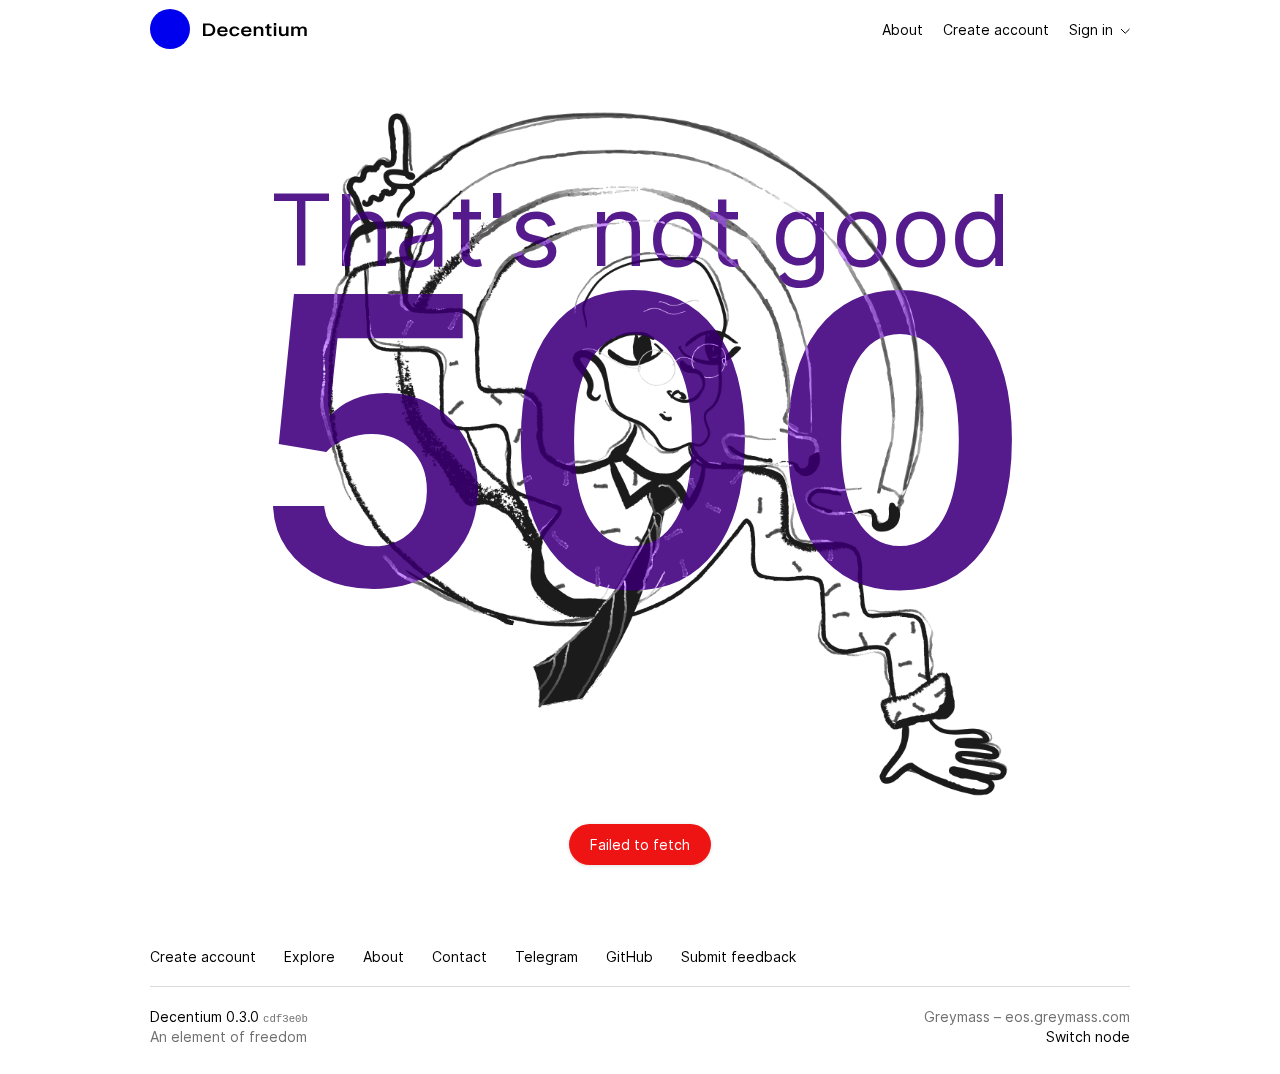
<file: index.html>
<!doctype html>
<html data-n-head="">
  <head data-n-head="">
    <meta data-n-head="true" charset="utf-8"><meta data-n-head="true" name="viewport" content="width=device-width,initial-scale=1"><link data-n-head="true" rel="icon" type="image/x-icon" href="favicon.ico"><link data-n-head="true" rel="mask-icon" color="#0000ee" href="pinned.svg"><link rel="preload" href="./3fccfec2298e97048a0b.js" as="script"><link rel="preload" href="./5136553bede3fe84c1ee.js" as="script"><link rel="preload" href="./0dae8c053b22570b68a6.js" as="script"><link rel="preload" href="./60ad45a4f85e48132c66.css" as="style"><link rel="preload" href="./fa58733f040635fef8f6.js" as="script">
  <link href="./60ad45a4f85e48132c66.css" rel="stylesheet" integrity="sha256-/hZPG4H0J/ATSSuRebwcCAjI2EtpyYv14kDLhFXQSzg= sha384-DQn+j6naRa9to+HijZcZyeemH1MrY9VAHzjIn1Hh3X5YKLL0jYC267A21qKM3clT" crossorigin="anonymous"></head>
  <body data-n-head="">
    <div id="__decentium"><style>#nuxt-loading{visibility:hidden;opacity:0;position:absolute;left:0;right:0;top:0;bottom:0;display:flex;justify-content:center;align-items:center;flex-direction:column;animation:nuxtLoadingIn 10s ease;-webkit-animation:nuxtLoadingIn 10s ease;animation-fill-mode:forwards;overflow:hidden}@keyframes nuxtLoadingIn{0%{visibility:hidden;opacity:0}20%{visibility:visible;opacity:0}100%{visibility:visible;opacity:1}}@-webkit-keyframes nuxtLoadingIn{0%{visibility:hidden;opacity:0}20%{visibility:visible;opacity:0}100%{visibility:visible;opacity:1}}#nuxt-loading>div,#nuxt-loading>div:after{border-radius:50%;width:5rem;height:5rem}#nuxt-loading>div{font-size:10px;position:relative;text-indent:-9999em;border:.5rem solid #f5f5f5;border-left:.5rem solid #000;-webkit-transform:translateZ(0);-ms-transform:translateZ(0);transform:translateZ(0);-webkit-animation:nuxtLoading 1.1s infinite linear;animation:nuxtLoading 1.1s infinite linear}#nuxt-loading.error>div{border-left:.5rem solid #ff4500;animation-duration:5s}@-webkit-keyframes nuxtLoading{0%{-webkit-transform:rotate(0);transform:rotate(0)}100%{-webkit-transform:rotate(360deg);transform:rotate(360deg)}}@keyframes nuxtLoading{0%{-webkit-transform:rotate(0);transform:rotate(0)}100%{-webkit-transform:rotate(360deg);transform:rotate(360deg)}}</style><script>window.addEventListener("error",function(){var e=document.getElementById("nuxt-loading");e&&(e.className+=" error")})</script><div id="nuxt-loading" aria-live="polite" role="status"><div>Loading...</div></div></div>
  <script type="text/javascript" src="./3fccfec2298e97048a0b.js" integrity="sha256-mlpDuqcDJyTbrs0Ph/5sO8CwipJHD4TIVFZLpE0NjRM= sha384-I3OUq2iiD68uFpLCMDrGlAqd10vwgXdeVu8w/Du8Puii9d0Ex5jG53Gs21d9/VoR" crossorigin="anonymous"></script><script type="text/javascript" src="./5136553bede3fe84c1ee.js" integrity="sha256-GAmhrNuKoipe3mpX0O9ABh4Mr6us7JC9V9jkkSmn9dM= sha384-AI5qdG55Ge1QDw5Yfx63ofhg2iLENPu67RRGM0O56HdRw+GNbZN1XVCgv/4660Q2" crossorigin="anonymous"></script><script type="text/javascript" src="./0dae8c053b22570b68a6.js" integrity="sha256-IKWcFS6uzKej6670rPK2Me1HxVhEMVo64Eev2kIUIHI= sha384-vTxrB69hTTmsdRsAcM2UOQaKqauiDcwywAdATscVA85K21vEfU48hPx/D6TXmupJ" crossorigin="anonymous"></script><script type="text/javascript" src="./fa58733f040635fef8f6.js" integrity="sha256-B59heYqPlV9ZjjF//9oAQ++KYfdFUBkkN7dgiL0ovJc= sha384-VXLHMFqumcTSRfHHGWBKMFQ2/kGBEBVQsFbVi8I7TJiGN7IbryPv28eoNFvVD61U" crossorigin="anonymous"></script></body>
</html>
</file>
<file: 60ad45a4f85e48132c66.css>
.dc-error-page{display:grid;justify-content:center;grid-template-columns:[start] repeat(10,80px) [end];grid-gap:20px;color:#551a8b;grid-template-rows:80px auto}@media screen and (max-width:1039px){.dc-error-page{grid-template-columns:[start] repeat(10,1fr) [end]}}.dc-error-page .status-code,.dc-error-page .status-image,.dc-error-page .status-message{grid-column:2/10;grid-row:2;justify-self:center}.dc-error-page .status-message{font-size:100px;font-weight:260;margin-bottom:1em;font-variation-settings:"wght" 900}.dc-error-page .status-image{width:90%;margin-top:-60px;margin-right:-40px}.dc-error-page .status-image img{mix-blend-mode:luminosity}.dc-error-page .status-code{font-weight:900;font-variation-settings:"wght" 560;font-size:400px}.nuxt-progress{position:fixed;top:0;left:0;right:0;height:2px;width:0;opacity:1;transition:width .1s,opacity .4s;background-color:#000;z-index:999999}.nuxt-progress.nuxt-progress-notransition{transition:none}.nuxt-progress-failed{background-color:red}@font-face{font-family:Merriweather;font-style:normal;font-weight:400;font-display:fallback;src:url(fonts/8276fdb.woff2) format("woff2"),url(fonts/69f0980.woff) format("woff")}@font-face{font-family:Merriweather;font-style:normal;font-weight:700;font-display:fallback;src:url(fonts/fa534be.woff2) format("woff2"),url(fonts/ba56ea8.woff) format("woff")}@font-face{font-family:Merriweather;font-style:italic;font-weight:400;font-display:fallback;src:url(fonts/3a9be9e.woff2) format("woff2"),url(fonts/d76079e.woff) format("woff")}@font-face{font-family:Merriweather;font-style:italic;font-weight:700;font-display:fallback;src:url(fonts/1ef5eda.woff2) format("woff2"),url(fonts/534bc9e.woff) format("woff")}@font-face{font-family:iA Writer Mono;font-style:normal;font-weight:400;font-display:fallback;src:url(fonts/2c2ed81.woff2) format("woff2"),url(fonts/4b73d07.woff) format("woff")}@font-face{font-family:Inter;font-style:normal;font-weight:400;font-display:fallback;src:url(fonts/d55e957.woff2) format("woff2"),url(fonts/1a7f90f.woff) format("woff")}@font-face{font-family:Inter;font-style:normal;font-weight:600;font-display:fallback;src:url(fonts/b818e3b.woff2) format("woff2"),url(fonts/aae7c5e.woff) format("woff")}@font-face{font-family:Inter;font-style:italic;font-weight:400;font-display:fallback;src:url(fonts/d6a4e2b.woff2) format("woff2"),url(fonts/fb463a6.woff) format("woff")}@font-face{font-family:Inter;font-style:italic;font-weight:600;font-display:fallback;src:url(fonts/36ee38e.woff2) format("woff2"),url(fonts/d4c12e4.woff) format("woff")}@-webkit-keyframes spinAround{0%{transform:rotate(0deg)}to{transform:rotate(359deg)}}@keyframes spinAround{0%{transform:rotate(0deg)}to{transform:rotate(359deg)}}.breadcrumb,.button,.delete,.file,.is-unselectable,.modal-close,.pagination-ellipsis,.pagination-link,.pagination-next,.pagination-previous,.tabs{-webkit-touch-callout:none;-webkit-user-select:none;-moz-user-select:none;-ms-user-select:none;user-select:none}.navbar-link:not(.is-arrowless):after,.select:not(.is-multiple):not(.is-loading):after{border:3px solid transparent;border-radius:2px;border-right:0;border-top:0;content:" ";display:block;height:.625em;margin-top:-.4375em;pointer-events:none;position:absolute;top:50%;transform:rotate(-45deg);transform-origin:center;width:.625em}.block:not(:last-child),.box:not(:last-child),.breadcrumb:not(:last-child),.content:not(:last-child),.highlight:not(:last-child),.level:not(:last-child),.list:not(:last-child),.message:not(:last-child),.notification:not(:last-child),.progress:not(:last-child),.subtitle:not(:last-child),.table-container:not(:last-child),.table:not(:last-child),.tabs:not(:last-child),.title:not(:last-child){margin-bottom:1.5rem}.delete,.modal-close{-moz-appearance:none;-webkit-appearance:none;background-color:rgba(10,10,10,.2);border:none;border-radius:290486px;cursor:pointer;pointer-events:auto;display:inline-block;flex-grow:0;flex-shrink:0;font-size:0;height:20px;max-height:20px;max-width:20px;min-height:20px;min-width:20px;outline:none;position:relative;vertical-align:top;width:20px}.delete:after,.delete:before,.modal-close:after,.modal-close:before{background-color:#fff;content:"";display:block;left:50%;position:absolute;top:50%;transform:translateX(-50%) translateY(-50%) rotate(45deg);transform-origin:center center}.delete:before,.modal-close:before{height:2px;width:50%}.delete:after,.modal-close:after{height:50%;width:2px}.delete:focus,.delete:hover,.modal-close:focus,.modal-close:hover{background-color:rgba(10,10,10,.3)}.delete:active,.modal-close:active{background-color:rgba(10,10,10,.4)}.is-small.delete,.is-small.modal-close{height:16px;max-height:16px;max-width:16px;min-height:16px;min-width:16px;width:16px}.is-medium.delete,.is-medium.modal-close{height:24px;max-height:24px;max-width:24px;min-height:24px;min-width:24px;width:24px}.is-large.delete,.is-large.modal-close{height:32px;max-height:32px;max-width:32px;min-height:32px;min-width:32px;width:32px}.button.is-loading:after,.control.is-loading:after,.loader,.select.is-loading:after{-webkit-animation:spinAround .5s linear infinite;animation:spinAround .5s linear infinite;border-radius:290486px;border-color:transparent transparent #f4f4f4 #f4f4f4;border-style:solid;border-width:2px;content:"";display:block;height:1em;position:relative;width:1em}.hero-video,.image.is-1by1 .has-ratio,.image.is-1by1 img,.image.is-1by2 .has-ratio,.image.is-1by2 img,.image.is-1by3 .has-ratio,.image.is-1by3 img,.image.is-2by1 .has-ratio,.image.is-2by1 img,.image.is-2by3 .has-ratio,.image.is-2by3 img,.image.is-3by1 .has-ratio,.image.is-3by1 img,.image.is-3by2 .has-ratio,.image.is-3by2 img,.image.is-3by4 .has-ratio,.image.is-3by4 img,.image.is-3by5 .has-ratio,.image.is-3by5 img,.image.is-4by3 .has-ratio,.image.is-4by3 img,.image.is-4by5 .has-ratio,.image.is-4by5 img,.image.is-5by3 .has-ratio,.image.is-5by3 img,.image.is-5by4 .has-ratio,.image.is-5by4 img,.image.is-9by16 .has-ratio,.image.is-9by16 img,.image.is-16by9 .has-ratio,.image.is-16by9 img,.image.is-square .has-ratio,.image.is-square img,.is-overlay,.modal,.modal-background{bottom:0;left:0;position:absolute;right:0;top:0}.button,.file-cta,.file-name,.input,.pagination-ellipsis,.pagination-link,.pagination-next,.pagination-previous,.select select,.taginput .taginput-container.is-focusable,.textarea{-moz-appearance:none;-webkit-appearance:none;align-items:center;border:1px solid transparent;border-radius:6px;box-shadow:none;display:inline-flex;font-size:1rem;height:2.8em;justify-content:flex-start;line-height:1.5;padding:calc(.375em - 1px) calc(.625em - 1px);position:relative;vertical-align:top}.button:active,.button:focus,.file-cta:active,.file-cta:focus,.file-name:active,.file-name:focus,.input:active,.input:focus,.is-active.button,.is-active.file-cta,.is-active.file-name,.is-active.input,.is-active.pagination-ellipsis,.is-active.pagination-link,.is-active.pagination-next,.is-active.pagination-previous,.is-active.textarea,.is-focused.button,.is-focused.file-cta,.is-focused.file-name,.is-focused.input,.is-focused.pagination-ellipsis,.is-focused.pagination-link,.is-focused.pagination-next,.is-focused.pagination-previous,.is-focused.textarea,.pagination-ellipsis:active,.pagination-ellipsis:focus,.pagination-link:active,.pagination-link:focus,.pagination-next:active,.pagination-next:focus,.pagination-previous:active,.pagination-previous:focus,.select select.is-active,.select select.is-focused,.select select:active,.select select:focus,.taginput .is-active.taginput-container.is-focusable,.taginput .is-focused.taginput-container.is-focusable,.taginput .taginput-container.is-focusable:active,.taginput .taginput-container.is-focusable:focus,.textarea:active,.textarea:focus{outline:none}.button[disabled],.file-cta[disabled],.file-name[disabled],.input[disabled],.pagination-ellipsis[disabled],.pagination-link[disabled],.pagination-next[disabled],.pagination-previous[disabled],.select fieldset[disabled] select,.select select[disabled],.taginput .taginput-container.is-focusable[disabled],.taginput fieldset[disabled] .taginput-container.is-focusable,.textarea[disabled],fieldset[disabled] .button,fieldset[disabled] .file-cta,fieldset[disabled] .file-name,fieldset[disabled] .input,fieldset[disabled] .pagination-ellipsis,fieldset[disabled] .pagination-link,fieldset[disabled] .pagination-next,fieldset[disabled] .pagination-previous,fieldset[disabled] .select select,fieldset[disabled] .taginput .taginput-container.is-focusable,fieldset[disabled] .textarea{cursor:not-allowed}

/*! minireset.css v0.0.4 | MIT License | github.com/jgthms/minireset.css */blockquote,body,dd,dl,dt,fieldset,figure,h1,h2,h3,h4,h5,h6,hr,html,iframe,legend,li,ol,p,pre,textarea,ul{margin:0;padding:0}h1,h2,h3,h4,h5,h6{font-size:100%;font-weight:400}ul{list-style:none}button,input,select,textarea{margin:0}html{box-sizing:border-box}*,:after,:before{box-sizing:inherit}embed,iframe,img,object,video{height:auto;max-width:100%}audio{max-width:100%}iframe{border:0}table{border-collapse:collapse;border-spacing:0}td,th{padding:0}td:not([align]),th:not([align]){text-align:left}html{background-color:#fff;font-size:14px;-moz-osx-font-smoothing:grayscale;-webkit-font-smoothing:antialiased;min-width:300px;overflow-x:hidden;overflow-y:scroll;text-rendering:optimizeLegibility;-webkit-text-size-adjust:100%;-moz-text-size-adjust:100%;-ms-text-size-adjust:100%;text-size-adjust:100%}article,aside,figure,footer,header,hgroup,section{display:block}code,pre{-moz-osx-font-smoothing:auto;-webkit-font-smoothing:auto;font-family:monospace}body{font-size:1em;font-weight:500;line-height:1.4}a,body{color:#000}a{cursor:pointer;text-decoration:none}a strong{color:currentColor}a:hover{color:#363636}code{background-color:transparent;color:#0a0a0a;font-size:.875em;font-weight:400;padding:inherit}hr{background-color:#dadada;border:none;display:block;height:1px;margin:1.5rem 0}img{height:auto;max-width:100%}input[type=checkbox],input[type=radio]{vertical-align:baseline}small{font-size:.875em}span{font-style:inherit;font-weight:inherit}strong{color:#363636;font-weight:700}fieldset{border:none}pre{-webkit-overflow-scrolling:touch;background-color:#fafafa;color:#707070;font-size:.875em;overflow-x:auto;padding:1.25rem 1.5rem;white-space:pre;word-wrap:normal}pre code{background-color:transparent;color:currentColor;font-size:1em;padding:0}table td,table th{vertical-align:top}table td:not([align]),table th:not([align]){text-align:left}table th{color:#363636}.is-clearfix:after{clear:both;content:" ";display:table}.is-pulled-left{float:left!important}.is-pulled-right{float:right!important}.is-clipped{overflow:hidden!important}.is-size-1{font-size:3rem!important}.is-size-2{font-size:2.428rem!important}.is-size-3{font-size:1.857rem!important}.is-size-4{font-size:1.5rem!important}.is-size-5{font-size:1.285rem!important}.is-size-6{font-size:1rem!important}.is-size-7{font-size:.857rem!important}@media screen and (max-width:639px){.is-size-1-mobile{font-size:3rem!important}.is-size-2-mobile{font-size:2.428rem!important}.is-size-3-mobile{font-size:1.857rem!important}.is-size-4-mobile{font-size:1.5rem!important}.is-size-5-mobile{font-size:1.285rem!important}.is-size-6-mobile{font-size:1rem!important}.is-size-7-mobile{font-size:.857rem!important}}@media print,screen and (min-width:640px){.is-size-1-tablet{font-size:3rem!important}.is-size-2-tablet{font-size:2.428rem!important}.is-size-3-tablet{font-size:1.857rem!important}.is-size-4-tablet{font-size:1.5rem!important}.is-size-5-tablet{font-size:1.285rem!important}.is-size-6-tablet{font-size:1rem!important}.is-size-7-tablet{font-size:.857rem!important}}@media screen and (max-width:1039px){.is-size-1-touch{font-size:3rem!important}.is-size-2-touch{font-size:2.428rem!important}.is-size-3-touch{font-size:1.857rem!important}.is-size-4-touch{font-size:1.5rem!important}.is-size-5-touch{font-size:1.285rem!important}.is-size-6-touch{font-size:1rem!important}.is-size-7-touch{font-size:.857rem!important}}@media screen and (min-width:1040px){.is-size-1-desktop{font-size:3rem!important}.is-size-2-desktop{font-size:2.428rem!important}.is-size-3-desktop{font-size:1.857rem!important}.is-size-4-desktop{font-size:1.5rem!important}.is-size-5-desktop{font-size:1.285rem!important}.is-size-6-desktop{font-size:1rem!important}.is-size-7-desktop{font-size:.857rem!important}}.has-text-centered{text-align:center!important}.has-text-justified{text-align:justify!important}.has-text-left{text-align:left!important}.has-text-right{text-align:right!important}@media screen and (max-width:639px){.has-text-centered-mobile{text-align:center!important}}@media print,screen and (min-width:640px){.has-text-centered-tablet{text-align:center!important}}@media screen and (min-width:640px) and (max-width:1039px){.has-text-centered-tablet-only{text-align:center!important}}@media screen and (max-width:1039px){.has-text-centered-touch{text-align:center!important}}@media screen and (min-width:1040px){.has-text-centered-desktop{text-align:center!important}}@media screen and (max-width:639px){.has-text-justified-mobile{text-align:justify!important}}@media print,screen and (min-width:640px){.has-text-justified-tablet{text-align:justify!important}}@media screen and (min-width:640px) and (max-width:1039px){.has-text-justified-tablet-only{text-align:justify!important}}@media screen and (max-width:1039px){.has-text-justified-touch{text-align:justify!important}}@media screen and (min-width:1040px){.has-text-justified-desktop{text-align:justify!important}}@media screen and (max-width:639px){.has-text-left-mobile{text-align:left!important}}@media print,screen and (min-width:640px){.has-text-left-tablet{text-align:left!important}}@media screen and (min-width:640px) and (max-width:1039px){.has-text-left-tablet-only{text-align:left!important}}@media screen and (max-width:1039px){.has-text-left-touch{text-align:left!important}}@media screen and (min-width:1040px){.has-text-left-desktop{text-align:left!important}}@media screen and (max-width:639px){.has-text-right-mobile{text-align:right!important}}@media print,screen and (min-width:640px){.has-text-right-tablet{text-align:right!important}}@media screen and (min-width:640px) and (max-width:1039px){.has-text-right-tablet-only{text-align:right!important}}@media screen and (max-width:1039px){.has-text-right-touch{text-align:right!important}}@media screen and (min-width:1040px){.has-text-right-desktop{text-align:right!important}}.is-capitalized{text-transform:capitalize!important}.is-lowercase{text-transform:lowercase!important}.is-uppercase{text-transform:uppercase!important}.is-italic{font-style:italic!important}.has-text-white{color:#fff!important}a.has-text-white:focus,a.has-text-white:hover{color:#e6e6e6!important}.has-background-white{background-color:#fff!important}.has-text-black{color:#0a0a0a!important}a.has-text-black:focus,a.has-text-black:hover{color:#000!important}.has-background-black{background-color:#0a0a0a!important}.has-text-light{color:#fafafa!important}a.has-text-light:focus,a.has-text-light:hover{color:#e1e1e1!important}.has-background-light{background-color:#fafafa!important}.has-text-dark{color:#363636!important}a.has-text-dark:focus,a.has-text-dark:hover{color:#1c1c1c!important}.has-background-dark{background-color:#363636!important}.has-text-primary{color:#00e!important}a.has-text-primary:focus,a.has-text-primary:hover{color:#00b!important}.has-background-primary{background-color:#00e!important}.has-text-link,a.has-text-link:focus,a.has-text-link:hover{color:#000!important}.has-background-link{background-color:#000!important}.has-text-info{color:#209cee!important}a.has-text-info:focus,a.has-text-info:hover{color:#0f81cc!important}.has-background-info{background-color:#209cee!important}.has-text-success{color:#23d160!important}a.has-text-success:focus,a.has-text-success:hover{color:#1ca64c!important}.has-background-success{background-color:#23d160!important}.has-text-warning{color:#ffdd57!important}a.has-text-warning:focus,a.has-text-warning:hover{color:#ffd324!important}.has-background-warning{background-color:#ffdd57!important}.has-text-danger{color:#ee0101!important}a.has-text-danger:focus,a.has-text-danger:hover{color:#bb0101!important}.has-background-danger{background-color:#ee0101!important}.has-text-black-bis{color:#121212!important}.has-background-black-bis{background-color:#121212!important}.has-text-black-ter{color:#242424!important}.has-background-black-ter{background-color:#242424!important}.has-text-grey-darker{color:#363636!important}.has-background-grey-darker{background-color:#363636!important}.has-text-grey-dark{color:#707070!important}.has-background-grey-dark{background-color:#707070!important}.has-text-grey{color:#959595!important}.has-background-grey{background-color:#959595!important}.has-text-grey-light{color:#dadada!important}.has-background-grey-light{background-color:#dadada!important}.has-text-grey-lighter{color:#f4f4f4!important}.has-background-grey-lighter{background-color:#f4f4f4!important}.has-text-white-ter{color:#fafafa!important}.has-background-white-ter{background-color:#fafafa!important}.has-text-white-bis{color:#fafafa!important}.has-background-white-bis{background-color:#fafafa!important}.has-text-weight-light{font-weight:300!important}.has-text-weight-normal{font-weight:400!important}.has-text-weight-medium{font-weight:500!important}.has-text-weight-semibold{font-weight:600!important}.has-text-weight-bold{font-weight:700!important}.is-family-primary,.is-family-sans-serif,.is-family-secondary{font-family:Inter,sans-serif!important}.is-family-code,.is-family-monospace{font-family:monospace!important}.is-block{display:block!important}@media screen and (max-width:639px){.is-block-mobile{display:block!important}}@media print,screen and (min-width:640px){.is-block-tablet{display:block!important}}@media screen and (min-width:640px) and (max-width:1039px){.is-block-tablet-only{display:block!important}}@media screen and (max-width:1039px){.is-block-touch{display:block!important}}@media screen and (min-width:1040px){.is-block-desktop{display:block!important}}.is-flex{display:flex!important}@media screen and (max-width:639px){.is-flex-mobile{display:flex!important}}@media print,screen and (min-width:640px){.is-flex-tablet{display:flex!important}}@media screen and (min-width:640px) and (max-width:1039px){.is-flex-tablet-only{display:flex!important}}@media screen and (max-width:1039px){.is-flex-touch{display:flex!important}}@media screen and (min-width:1040px){.is-flex-desktop{display:flex!important}}.is-inline{display:inline!important}@media screen and (max-width:639px){.is-inline-mobile{display:inline!important}}@media print,screen and (min-width:640px){.is-inline-tablet{display:inline!important}}@media screen and (min-width:640px) and (max-width:1039px){.is-inline-tablet-only{display:inline!important}}@media screen and (max-width:1039px){.is-inline-touch{display:inline!important}}@media screen and (min-width:1040px){.is-inline-desktop{display:inline!important}}.is-inline-block{display:inline-block!important}@media screen and (max-width:639px){.is-inline-block-mobile{display:inline-block!important}}@media print,screen and (min-width:640px){.is-inline-block-tablet{display:inline-block!important}}@media screen and (min-width:640px) and (max-width:1039px){.is-inline-block-tablet-only{display:inline-block!important}}@media screen and (max-width:1039px){.is-inline-block-touch{display:inline-block!important}}@media screen and (min-width:1040px){.is-inline-block-desktop{display:inline-block!important}}.is-inline-flex{display:inline-flex!important}@media screen and (max-width:639px){.is-inline-flex-mobile{display:inline-flex!important}}@media print,screen and (min-width:640px){.is-inline-flex-tablet{display:inline-flex!important}}@media screen and (min-width:640px) and (max-width:1039px){.is-inline-flex-tablet-only{display:inline-flex!important}}@media screen and (max-width:1039px){.is-inline-flex-touch{display:inline-flex!important}}@media screen and (min-width:1040px){.is-inline-flex-desktop{display:inline-flex!important}}.is-hidden{display:none!important}.is-sr-only{border:none!important;clip:rect(0,0,0,0)!important;height:.01em!important;overflow:hidden!important;padding:0!important;position:absolute!important;white-space:nowrap!important;width:.01em!important}@media screen and (max-width:639px){.is-hidden-mobile{display:none!important}}@media print,screen and (min-width:640px){.is-hidden-tablet{display:none!important}}@media screen and (min-width:640px) and (max-width:1039px){.is-hidden-tablet-only{display:none!important}}@media screen and (max-width:1039px){.is-hidden-touch{display:none!important}}@media screen and (min-width:1040px){.is-hidden-desktop{display:none!important}}.is-invisible{visibility:hidden!important}@media screen and (max-width:639px){.is-invisible-mobile{visibility:hidden!important}}@media print,screen and (min-width:640px){.is-invisible-tablet{visibility:hidden!important}}@media screen and (min-width:640px) and (max-width:1039px){.is-invisible-tablet-only{visibility:hidden!important}}@media screen and (max-width:1039px){.is-invisible-touch{visibility:hidden!important}}@media screen and (min-width:1040px){.is-invisible-desktop{visibility:hidden!important}}.is-marginless{margin:0!important}.is-paddingless{padding:0!important}.is-radiusless{border-radius:0!important}.is-shadowless{box-shadow:none!important}.is-relative{position:relative!important}.box{background-color:#fff;border-radius:6px;box-shadow:0 2px 3px rgba(10,10,10,.1),0 0 0 1px rgba(10,10,10,.1);color:#707070;display:block;padding:1.25rem}a.box:focus,a.box:hover{box-shadow:0 2px 3px rgba(10,10,10,.1),0 0 0 1px #000}a.box:active{box-shadow:inset 0 1px 2px rgba(10,10,10,.2),0 0 0 1px #000}.button{background-color:#fff;border-color:#707070;border-width:1px;color:#363636;cursor:pointer;justify-content:center;padding:calc(.375em - 1px) 1.2em;text-align:center;white-space:nowrap}.button strong{color:inherit}.button .icon,.button .icon.is-large,.button .icon.is-medium,.button .icon.is-small{height:1.5em;width:1.5em}.button .icon:first-child:not(:last-child){margin-left:calc(-.375em - 1px);margin-right:.1875em}.button .icon:last-child:not(:first-child){margin-left:.1875em;margin-right:calc(-.375em - 1px)}.button .icon:first-child:last-child{margin-left:calc(-.375em - 1px);margin-right:calc(-.375em - 1px)}.button.is-hovered,.button:hover{border-color:#0a0a0a;color:#363636}.button.is-focused,.button:focus{border-color:#00e;color:#363636}.button.is-focused:not(:active),.button:focus:not(:active){box-shadow:0 0 0 .125em rgba(0,0,0,.25)}.button.is-active,.button:active{border-color:#707070;color:#551a8b}.button.is-text{background-color:transparent;border-color:transparent;color:#707070;text-decoration:underline}.button.is-text.is-focused,.button.is-text.is-hovered,.button.is-text:focus,.button.is-text:hover{background-color:#fafafa;color:#363636}.button.is-text.is-active,.button.is-text:active{background-color:#ededed;color:#363636}.button.is-text[disabled],fieldset[disabled] .button.is-text{background-color:transparent;border-color:transparent;box-shadow:none}.button.is-white{background-color:#fff;border-color:transparent;color:#0a0a0a}.button.is-white.is-hovered,.button.is-white:hover{background-color:#f9f9f9;border-color:transparent;color:#0a0a0a}.button.is-white.is-focused,.button.is-white:focus{border-color:transparent;color:#0a0a0a}.button.is-white.is-focused:not(:active),.button.is-white:focus:not(:active){box-shadow:0 0 0 .125em hsla(0,0%,100%,.25)}.button.is-white.is-active,.button.is-white:active{background-color:#f2f2f2;border-color:transparent;color:#0a0a0a}.button.is-white[disabled],fieldset[disabled] .button.is-white{background-color:#fff;border-color:transparent;box-shadow:none}.button.is-white.is-inverted{background-color:#0a0a0a;color:#fff}.button.is-white.is-inverted.is-hovered,.button.is-white.is-inverted:hover{background-color:#000}.button.is-white.is-inverted[disabled],fieldset[disabled] .button.is-white.is-inverted{background-color:#0a0a0a;border-color:transparent;box-shadow:none;color:#fff}.button.is-white.is-loading:after{border-color:transparent transparent #0a0a0a #0a0a0a!important}.button.is-white.is-outlined{background-color:transparent;border-color:#fff;color:#fff}.button.is-white.is-outlined.is-focused,.button.is-white.is-outlined.is-hovered,.button.is-white.is-outlined:focus,.button.is-white.is-outlined:hover{background-color:#fff;border-color:#fff;color:#0a0a0a}.button.is-white.is-outlined.is-loading:after{border-color:transparent transparent #fff #fff!important}.button.is-white.is-outlined.is-loading.is-focused:after,.button.is-white.is-outlined.is-loading.is-hovered:after,.button.is-white.is-outlined.is-loading:focus:after,.button.is-white.is-outlined.is-loading:hover:after{border-color:transparent transparent #0a0a0a #0a0a0a!important}.button.is-white.is-outlined[disabled],fieldset[disabled] .button.is-white.is-outlined{background-color:transparent;border-color:#fff;box-shadow:none;color:#fff}.button.is-white.is-inverted.is-outlined{background-color:transparent;border-color:#0a0a0a;color:#0a0a0a}.button.is-white.is-inverted.is-outlined.is-focused,.button.is-white.is-inverted.is-outlined.is-hovered,.button.is-white.is-inverted.is-outlined:focus,.button.is-white.is-inverted.is-outlined:hover{background-color:#0a0a0a;color:#fff}.button.is-white.is-inverted.is-outlined.is-loading.is-focused:after,.button.is-white.is-inverted.is-outlined.is-loading.is-hovered:after,.button.is-white.is-inverted.is-outlined.is-loading:focus:after,.button.is-white.is-inverted.is-outlined.is-loading:hover:after{border-color:transparent transparent #fff #fff!important}.button.is-white.is-inverted.is-outlined[disabled],fieldset[disabled] .button.is-white.is-inverted.is-outlined{background-color:transparent;border-color:#0a0a0a;box-shadow:none;color:#0a0a0a}.button.is-black{background-color:#0a0a0a;border-color:transparent;color:#fff}.button.is-black.is-hovered,.button.is-black:hover{background-color:#040404;border-color:transparent;color:#fff}.button.is-black.is-focused,.button.is-black:focus{border-color:transparent;color:#fff}.button.is-black.is-focused:not(:active),.button.is-black:focus:not(:active){box-shadow:0 0 0 .125em rgba(10,10,10,.25)}.button.is-black.is-active,.button.is-black:active{background-color:#000;border-color:transparent;color:#fff}.button.is-black[disabled],fieldset[disabled] .button.is-black{background-color:#0a0a0a;border-color:transparent;box-shadow:none}.button.is-black.is-inverted{background-color:#fff;color:#0a0a0a}.button.is-black.is-inverted.is-hovered,.button.is-black.is-inverted:hover{background-color:#f2f2f2}.button.is-black.is-inverted[disabled],fieldset[disabled] .button.is-black.is-inverted{background-color:#fff;border-color:transparent;box-shadow:none;color:#0a0a0a}.button.is-black.is-loading:after{border-color:transparent transparent #fff #fff!important}.button.is-black.is-outlined{background-color:transparent;border-color:#0a0a0a;color:#0a0a0a}.button.is-black.is-outlined.is-focused,.button.is-black.is-outlined.is-hovered,.button.is-black.is-outlined:focus,.button.is-black.is-outlined:hover{background-color:#0a0a0a;border-color:#0a0a0a;color:#fff}.button.is-black.is-outlined.is-loading:after{border-color:transparent transparent #0a0a0a #0a0a0a!important}.button.is-black.is-outlined.is-loading.is-focused:after,.button.is-black.is-outlined.is-loading.is-hovered:after,.button.is-black.is-outlined.is-loading:focus:after,.button.is-black.is-outlined.is-loading:hover:after{border-color:transparent transparent #fff #fff!important}.button.is-black.is-outlined[disabled],fieldset[disabled] .button.is-black.is-outlined{background-color:transparent;border-color:#0a0a0a;box-shadow:none;color:#0a0a0a}.button.is-black.is-inverted.is-outlined{background-color:transparent;border-color:#fff;color:#fff}.button.is-black.is-inverted.is-outlined.is-focused,.button.is-black.is-inverted.is-outlined.is-hovered,.button.is-black.is-inverted.is-outlined:focus,.button.is-black.is-inverted.is-outlined:hover{background-color:#fff;color:#0a0a0a}.button.is-black.is-inverted.is-outlined.is-loading.is-focused:after,.button.is-black.is-inverted.is-outlined.is-loading.is-hovered:after,.button.is-black.is-inverted.is-outlined.is-loading:focus:after,.button.is-black.is-inverted.is-outlined.is-loading:hover:after{border-color:transparent transparent #0a0a0a #0a0a0a!important}.button.is-black.is-inverted.is-outlined[disabled],fieldset[disabled] .button.is-black.is-inverted.is-outlined{background-color:transparent;border-color:#fff;box-shadow:none;color:#fff}.button.is-light{background-color:#fafafa;border-color:transparent;color:#363636}.button.is-light.is-hovered,.button.is-light:hover{background-color:#f4f4f4;border-color:transparent;color:#363636}.button.is-light.is-focused,.button.is-light:focus{border-color:transparent;color:#363636}.button.is-light.is-focused:not(:active),.button.is-light:focus:not(:active){box-shadow:0 0 0 .125em hsla(0,0%,98%,.25)}.button.is-light.is-active,.button.is-light:active{background-color:#ededed;border-color:transparent;color:#363636}.button.is-light[disabled],fieldset[disabled] .button.is-light{background-color:#fafafa;border-color:transparent;box-shadow:none}.button.is-light.is-inverted{background-color:#363636;color:#fafafa}.button.is-light.is-inverted.is-hovered,.button.is-light.is-inverted:hover{background-color:#292929}.button.is-light.is-inverted[disabled],fieldset[disabled] .button.is-light.is-inverted{background-color:#363636;border-color:transparent;box-shadow:none;color:#fafafa}.button.is-light.is-loading:after{border-color:transparent transparent #363636 #363636!important}.button.is-light.is-outlined{background-color:transparent;border-color:#fafafa;color:#fafafa}.button.is-light.is-outlined.is-focused,.button.is-light.is-outlined.is-hovered,.button.is-light.is-outlined:focus,.button.is-light.is-outlined:hover{background-color:#fafafa;border-color:#fafafa;color:#363636}.button.is-light.is-outlined.is-loading:after{border-color:transparent transparent #fafafa #fafafa!important}.button.is-light.is-outlined.is-loading.is-focused:after,.button.is-light.is-outlined.is-loading.is-hovered:after,.button.is-light.is-outlined.is-loading:focus:after,.button.is-light.is-outlined.is-loading:hover:after{border-color:transparent transparent #363636 #363636!important}.button.is-light.is-outlined[disabled],fieldset[disabled] .button.is-light.is-outlined{background-color:transparent;border-color:#fafafa;box-shadow:none;color:#fafafa}.button.is-light.is-inverted.is-outlined{background-color:transparent;border-color:#363636;color:#363636}.button.is-light.is-inverted.is-outlined.is-focused,.button.is-light.is-inverted.is-outlined.is-hovered,.button.is-light.is-inverted.is-outlined:focus,.button.is-light.is-inverted.is-outlined:hover{background-color:#363636;color:#fafafa}.button.is-light.is-inverted.is-outlined.is-loading.is-focused:after,.button.is-light.is-inverted.is-outlined.is-loading.is-hovered:after,.button.is-light.is-inverted.is-outlined.is-loading:focus:after,.button.is-light.is-inverted.is-outlined.is-loading:hover:after{border-color:transparent transparent #fafafa #fafafa!important}.button.is-light.is-inverted.is-outlined[disabled],fieldset[disabled] .button.is-light.is-inverted.is-outlined{background-color:transparent;border-color:#363636;box-shadow:none;color:#363636}.button.is-dark{background-color:#363636;border-color:transparent;color:#fafafa}.button.is-dark.is-hovered,.button.is-dark:hover{background-color:#2f2f2f;border-color:transparent;color:#fafafa}.button.is-dark.is-focused,.button.is-dark:focus{border-color:transparent;color:#fafafa}.button.is-dark.is-focused:not(:active),.button.is-dark:focus:not(:active){box-shadow:0 0 0 .125em rgba(54,54,54,.25)}.button.is-dark.is-active,.button.is-dark:active{background-color:#292929;border-color:transparent;color:#fafafa}.button.is-dark[disabled],fieldset[disabled] .button.is-dark{background-color:#363636;border-color:transparent;box-shadow:none}.button.is-dark.is-inverted{background-color:#fafafa;color:#363636}.button.is-dark.is-inverted.is-hovered,.button.is-dark.is-inverted:hover{background-color:#ededed}.button.is-dark.is-inverted[disabled],fieldset[disabled] .button.is-dark.is-inverted{background-color:#fafafa;border-color:transparent;box-shadow:none;color:#363636}.button.is-dark.is-loading:after{border-color:transparent transparent #fafafa #fafafa!important}.button.is-dark.is-outlined{background-color:transparent;border-color:#363636;color:#363636}.button.is-dark.is-outlined.is-focused,.button.is-dark.is-outlined.is-hovered,.button.is-dark.is-outlined:focus,.button.is-dark.is-outlined:hover{background-color:#363636;border-color:#363636;color:#fafafa}.button.is-dark.is-outlined.is-loading:after{border-color:transparent transparent #363636 #363636!important}.button.is-dark.is-outlined.is-loading.is-focused:after,.button.is-dark.is-outlined.is-loading.is-hovered:after,.button.is-dark.is-outlined.is-loading:focus:after,.button.is-dark.is-outlined.is-loading:hover:after{border-color:transparent transparent #fafafa #fafafa!important}.button.is-dark.is-outlined[disabled],fieldset[disabled] .button.is-dark.is-outlined{background-color:transparent;border-color:#363636;box-shadow:none;color:#363636}.button.is-dark.is-inverted.is-outlined{background-color:transparent;border-color:#fafafa;color:#fafafa}.button.is-dark.is-inverted.is-outlined.is-focused,.button.is-dark.is-inverted.is-outlined.is-hovered,.button.is-dark.is-inverted.is-outlined:focus,.button.is-dark.is-inverted.is-outlined:hover{background-color:#fafafa;color:#363636}.button.is-dark.is-inverted.is-outlined.is-loading.is-focused:after,.button.is-dark.is-inverted.is-outlined.is-loading.is-hovered:after,.button.is-dark.is-inverted.is-outlined.is-loading:focus:after,.button.is-dark.is-inverted.is-outlined.is-loading:hover:after{border-color:transparent transparent #363636 #363636!important}.button.is-dark.is-inverted.is-outlined[disabled],fieldset[disabled] .button.is-dark.is-inverted.is-outlined{background-color:transparent;border-color:#fafafa;box-shadow:none;color:#fafafa}.button.is-primary{background-color:#00e;border-color:transparent;color:#fff}.button.is-primary.is-hovered,.button.is-primary:hover{background-color:#0000e1;border-color:transparent;color:#fff}.button.is-primary.is-focused,.button.is-primary:focus{border-color:transparent;color:#fff}.button.is-primary.is-focused:not(:active),.button.is-primary:focus:not(:active){box-shadow:0 0 0 .125em rgba(0,0,238,.25)}.button.is-primary.is-active,.button.is-primary:active{background-color:#0000d5;border-color:transparent;color:#fff}.button.is-primary[disabled],fieldset[disabled] .button.is-primary{background-color:#00e;border-color:transparent;box-shadow:none}.button.is-primary.is-inverted{background-color:#fff;color:#00e}.button.is-primary.is-inverted.is-hovered,.button.is-primary.is-inverted:hover{background-color:#f2f2f2}.button.is-primary.is-inverted[disabled],fieldset[disabled] .button.is-primary.is-inverted{background-color:#fff;border-color:transparent;box-shadow:none;color:#00e}.button.is-primary.is-loading:after{border-color:transparent transparent #fff #fff!important}.button.is-primary.is-outlined{background-color:transparent;border-color:#00e;color:#00e}.button.is-primary.is-outlined.is-focused,.button.is-primary.is-outlined.is-hovered,.button.is-primary.is-outlined:focus,.button.is-primary.is-outlined:hover{background-color:#00e;border-color:#00e;color:#fff}.button.is-primary.is-outlined.is-loading:after{border-color:transparent transparent #00e #00e!important}.button.is-primary.is-outlined.is-loading.is-focused:after,.button.is-primary.is-outlined.is-loading.is-hovered:after,.button.is-primary.is-outlined.is-loading:focus:after,.button.is-primary.is-outlined.is-loading:hover:after{border-color:transparent transparent #fff #fff!important}.button.is-primary.is-outlined[disabled],fieldset[disabled] .button.is-primary.is-outlined{background-color:transparent;border-color:#00e;box-shadow:none;color:#00e}.button.is-primary.is-inverted.is-outlined{background-color:transparent;border-color:#fff;color:#fff}.button.is-primary.is-inverted.is-outlined.is-focused,.button.is-primary.is-inverted.is-outlined.is-hovered,.button.is-primary.is-inverted.is-outlined:focus,.button.is-primary.is-inverted.is-outlined:hover{background-color:#fff;color:#00e}.button.is-primary.is-inverted.is-outlined.is-loading.is-focused:after,.button.is-primary.is-inverted.is-outlined.is-loading.is-hovered:after,.button.is-primary.is-inverted.is-outlined.is-loading:focus:after,.button.is-primary.is-inverted.is-outlined.is-loading:hover:after{border-color:transparent transparent #00e #00e!important}.button.is-primary.is-inverted.is-outlined[disabled],fieldset[disabled] .button.is-primary.is-inverted.is-outlined{background-color:transparent;border-color:#fff;box-shadow:none;color:#fff}.button.is-link,.button.is-link.is-hovered,.button.is-link:hover{background-color:#000;border-color:transparent;color:#fff}.button.is-link.is-focused,.button.is-link:focus{border-color:transparent;color:#fff}.button.is-link.is-focused:not(:active),.button.is-link:focus:not(:active){box-shadow:0 0 0 .125em rgba(0,0,0,.25)}.button.is-link.is-active,.button.is-link:active{background-color:#000;border-color:transparent;color:#fff}.button.is-link[disabled],fieldset[disabled] .button.is-link{background-color:#000;border-color:transparent;box-shadow:none}.button.is-link.is-inverted{background-color:#fff;color:#000}.button.is-link.is-inverted.is-hovered,.button.is-link.is-inverted:hover{background-color:#f2f2f2}.button.is-link.is-inverted[disabled],fieldset[disabled] .button.is-link.is-inverted{background-color:#fff;border-color:transparent;box-shadow:none;color:#000}.button.is-link.is-loading:after{border-color:transparent transparent #fff #fff!important}.button.is-link.is-outlined{background-color:transparent;border-color:#000;color:#000}.button.is-link.is-outlined.is-focused,.button.is-link.is-outlined.is-hovered,.button.is-link.is-outlined:focus,.button.is-link.is-outlined:hover{background-color:#000;border-color:#000;color:#fff}.button.is-link.is-outlined.is-loading:after{border-color:transparent transparent #000 #000!important}.button.is-link.is-outlined.is-loading.is-focused:after,.button.is-link.is-outlined.is-loading.is-hovered:after,.button.is-link.is-outlined.is-loading:focus:after,.button.is-link.is-outlined.is-loading:hover:after{border-color:transparent transparent #fff #fff!important}.button.is-link.is-outlined[disabled],fieldset[disabled] .button.is-link.is-outlined{background-color:transparent;border-color:#000;box-shadow:none;color:#000}.button.is-link.is-inverted.is-outlined{background-color:transparent;border-color:#fff;color:#fff}.button.is-link.is-inverted.is-outlined.is-focused,.button.is-link.is-inverted.is-outlined.is-hovered,.button.is-link.is-inverted.is-outlined:focus,.button.is-link.is-inverted.is-outlined:hover{background-color:#fff;color:#000}.button.is-link.is-inverted.is-outlined.is-loading.is-focused:after,.button.is-link.is-inverted.is-outlined.is-loading.is-hovered:after,.button.is-link.is-inverted.is-outlined.is-loading:focus:after,.button.is-link.is-inverted.is-outlined.is-loading:hover:after{border-color:transparent transparent #000 #000!important}.button.is-link.is-inverted.is-outlined[disabled],fieldset[disabled] .button.is-link.is-inverted.is-outlined{background-color:transparent;border-color:#fff;box-shadow:none;color:#fff}.button.is-info{background-color:#209cee;border-color:transparent;color:#fff}.button.is-info.is-hovered,.button.is-info:hover{background-color:#1496ed;border-color:transparent;color:#fff}.button.is-info.is-focused,.button.is-info:focus{border-color:transparent;color:#fff}.button.is-info.is-focused:not(:active),.button.is-info:focus:not(:active){box-shadow:0 0 0 .125em rgba(32,156,238,.25)}.button.is-info.is-active,.button.is-info:active{background-color:#118fe4;border-color:transparent;color:#fff}.button.is-info[disabled],fieldset[disabled] .button.is-info{background-color:#209cee;border-color:transparent;box-shadow:none}.button.is-info.is-inverted{background-color:#fff;color:#209cee}.button.is-info.is-inverted.is-hovered,.button.is-info.is-inverted:hover{background-color:#f2f2f2}.button.is-info.is-inverted[disabled],fieldset[disabled] .button.is-info.is-inverted{background-color:#fff;border-color:transparent;box-shadow:none;color:#209cee}.button.is-info.is-loading:after{border-color:transparent transparent #fff #fff!important}.button.is-info.is-outlined{background-color:transparent;border-color:#209cee;color:#209cee}.button.is-info.is-outlined.is-focused,.button.is-info.is-outlined.is-hovered,.button.is-info.is-outlined:focus,.button.is-info.is-outlined:hover{background-color:#209cee;border-color:#209cee;color:#fff}.button.is-info.is-outlined.is-loading:after{border-color:transparent transparent #209cee #209cee!important}.button.is-info.is-outlined.is-loading.is-focused:after,.button.is-info.is-outlined.is-loading.is-hovered:after,.button.is-info.is-outlined.is-loading:focus:after,.button.is-info.is-outlined.is-loading:hover:after{border-color:transparent transparent #fff #fff!important}.button.is-info.is-outlined[disabled],fieldset[disabled] .button.is-info.is-outlined{background-color:transparent;border-color:#209cee;box-shadow:none;color:#209cee}.button.is-info.is-inverted.is-outlined{background-color:transparent;border-color:#fff;color:#fff}.button.is-info.is-inverted.is-outlined.is-focused,.button.is-info.is-inverted.is-outlined.is-hovered,.button.is-info.is-inverted.is-outlined:focus,.button.is-info.is-inverted.is-outlined:hover{background-color:#fff;color:#209cee}.button.is-info.is-inverted.is-outlined.is-loading.is-focused:after,.button.is-info.is-inverted.is-outlined.is-loading.is-hovered:after,.button.is-info.is-inverted.is-outlined.is-loading:focus:after,.button.is-info.is-inverted.is-outlined.is-loading:hover:after{border-color:transparent transparent #209cee #209cee!important}.button.is-info.is-inverted.is-outlined[disabled],fieldset[disabled] .button.is-info.is-inverted.is-outlined{background-color:transparent;border-color:#fff;box-shadow:none;color:#fff}.button.is-success{background-color:#23d160;border-color:transparent;color:#fff}.button.is-success.is-hovered,.button.is-success:hover{background-color:#22c65b;border-color:transparent;color:#fff}.button.is-success.is-focused,.button.is-success:focus{border-color:transparent;color:#fff}.button.is-success.is-focused:not(:active),.button.is-success:focus:not(:active){box-shadow:0 0 0 .125em rgba(35,209,96,.25)}.button.is-success.is-active,.button.is-success:active{background-color:#20bc56;border-color:transparent;color:#fff}.button.is-success[disabled],fieldset[disabled] .button.is-success{background-color:#23d160;border-color:transparent;box-shadow:none}.button.is-success.is-inverted{background-color:#fff;color:#23d160}.button.is-success.is-inverted.is-hovered,.button.is-success.is-inverted:hover{background-color:#f2f2f2}.button.is-success.is-inverted[disabled],fieldset[disabled] .button.is-success.is-inverted{background-color:#fff;border-color:transparent;box-shadow:none;color:#23d160}.button.is-success.is-loading:after{border-color:transparent transparent #fff #fff!important}.button.is-success.is-outlined{background-color:transparent;border-color:#23d160;color:#23d160}.button.is-success.is-outlined.is-focused,.button.is-success.is-outlined.is-hovered,.button.is-success.is-outlined:focus,.button.is-success.is-outlined:hover{background-color:#23d160;border-color:#23d160;color:#fff}.button.is-success.is-outlined.is-loading:after{border-color:transparent transparent #23d160 #23d160!important}.button.is-success.is-outlined.is-loading.is-focused:after,.button.is-success.is-outlined.is-loading.is-hovered:after,.button.is-success.is-outlined.is-loading:focus:after,.button.is-success.is-outlined.is-loading:hover:after{border-color:transparent transparent #fff #fff!important}.button.is-success.is-outlined[disabled],fieldset[disabled] .button.is-success.is-outlined{background-color:transparent;border-color:#23d160;box-shadow:none;color:#23d160}.button.is-success.is-inverted.is-outlined{background-color:transparent;border-color:#fff;color:#fff}.button.is-success.is-inverted.is-outlined.is-focused,.button.is-success.is-inverted.is-outlined.is-hovered,.button.is-success.is-inverted.is-outlined:focus,.button.is-success.is-inverted.is-outlined:hover{background-color:#fff;color:#23d160}.button.is-success.is-inverted.is-outlined.is-loading.is-focused:after,.button.is-success.is-inverted.is-outlined.is-loading.is-hovered:after,.button.is-success.is-inverted.is-outlined.is-loading:focus:after,.button.is-success.is-inverted.is-outlined.is-loading:hover:after{border-color:transparent transparent #23d160 #23d160!important}.button.is-success.is-inverted.is-outlined[disabled],fieldset[disabled] .button.is-success.is-inverted.is-outlined{background-color:transparent;border-color:#fff;box-shadow:none;color:#fff}.button.is-warning{background-color:#ffdd57;border-color:transparent;color:rgba(0,0,0,.7)}.button.is-warning.is-hovered,.button.is-warning:hover{background-color:#ffdb4a;border-color:transparent;color:rgba(0,0,0,.7)}.button.is-warning.is-focused,.button.is-warning:focus{border-color:transparent;color:rgba(0,0,0,.7)}.button.is-warning.is-focused:not(:active),.button.is-warning:focus:not(:active){box-shadow:0 0 0 .125em rgba(255,221,87,.25)}.button.is-warning.is-active,.button.is-warning:active{background-color:#ffd83d;border-color:transparent;color:rgba(0,0,0,.7)}.button.is-warning[disabled],fieldset[disabled] .button.is-warning{background-color:#ffdd57;border-color:transparent;box-shadow:none}.button.is-warning.is-inverted{color:#ffdd57}.button.is-warning.is-inverted,.button.is-warning.is-inverted.is-hovered,.button.is-warning.is-inverted:hover{background-color:rgba(0,0,0,.7)}.button.is-warning.is-inverted[disabled],fieldset[disabled] .button.is-warning.is-inverted{background-color:rgba(0,0,0,.7);border-color:transparent;box-shadow:none;color:#ffdd57}.button.is-warning.is-loading:after{border-color:transparent transparent rgba(0,0,0,.7) rgba(0,0,0,.7)!important}.button.is-warning.is-outlined{background-color:transparent;border-color:#ffdd57;color:#ffdd57}.button.is-warning.is-outlined.is-focused,.button.is-warning.is-outlined.is-hovered,.button.is-warning.is-outlined:focus,.button.is-warning.is-outlined:hover{background-color:#ffdd57;border-color:#ffdd57;color:rgba(0,0,0,.7)}.button.is-warning.is-outlined.is-loading:after{border-color:transparent transparent #ffdd57 #ffdd57!important}.button.is-warning.is-outlined.is-loading.is-focused:after,.button.is-warning.is-outlined.is-loading.is-hovered:after,.button.is-warning.is-outlined.is-loading:focus:after,.button.is-warning.is-outlined.is-loading:hover:after{border-color:transparent transparent rgba(0,0,0,.7) rgba(0,0,0,.7)!important}.button.is-warning.is-outlined[disabled],fieldset[disabled] .button.is-warning.is-outlined{background-color:transparent;border-color:#ffdd57;box-shadow:none;color:#ffdd57}.button.is-warning.is-inverted.is-outlined{background-color:transparent;border-color:rgba(0,0,0,.7);color:rgba(0,0,0,.7)}.button.is-warning.is-inverted.is-outlined.is-focused,.button.is-warning.is-inverted.is-outlined.is-hovered,.button.is-warning.is-inverted.is-outlined:focus,.button.is-warning.is-inverted.is-outlined:hover{background-color:rgba(0,0,0,.7);color:#ffdd57}.button.is-warning.is-inverted.is-outlined.is-loading.is-focused:after,.button.is-warning.is-inverted.is-outlined.is-loading.is-hovered:after,.button.is-warning.is-inverted.is-outlined.is-loading:focus:after,.button.is-warning.is-inverted.is-outlined.is-loading:hover:after{border-color:transparent transparent #ffdd57 #ffdd57!important}.button.is-warning.is-inverted.is-outlined[disabled],fieldset[disabled] .button.is-warning.is-inverted.is-outlined{background-color:transparent;border-color:rgba(0,0,0,.7);box-shadow:none;color:rgba(0,0,0,.7)}.button.is-danger{background-color:#ee0101;border-color:transparent;color:#fff}.button.is-danger.is-hovered,.button.is-danger:hover{background-color:#e10101;border-color:transparent;color:#fff}.button.is-danger.is-focused,.button.is-danger:focus{border-color:transparent;color:#fff}.button.is-danger.is-focused:not(:active),.button.is-danger:focus:not(:active){box-shadow:0 0 0 .125em rgba(238,1,1,.25)}.button.is-danger.is-active,.button.is-danger:active{background-color:#d50101;border-color:transparent;color:#fff}.button.is-danger[disabled],fieldset[disabled] .button.is-danger{background-color:#ee0101;border-color:transparent;box-shadow:none}.button.is-danger.is-inverted{background-color:#fff;color:#ee0101}.button.is-danger.is-inverted.is-hovered,.button.is-danger.is-inverted:hover{background-color:#f2f2f2}.button.is-danger.is-inverted[disabled],fieldset[disabled] .button.is-danger.is-inverted{background-color:#fff;border-color:transparent;box-shadow:none;color:#ee0101}.button.is-danger.is-loading:after{border-color:transparent transparent #fff #fff!important}.button.is-danger.is-outlined{background-color:transparent;border-color:#ee0101;color:#ee0101}.button.is-danger.is-outlined.is-focused,.button.is-danger.is-outlined.is-hovered,.button.is-danger.is-outlined:focus,.button.is-danger.is-outlined:hover{background-color:#ee0101;border-color:#ee0101;color:#fff}.button.is-danger.is-outlined.is-loading:after{border-color:transparent transparent #ee0101 #ee0101!important}.button.is-danger.is-outlined.is-loading.is-focused:after,.button.is-danger.is-outlined.is-loading.is-hovered:after,.button.is-danger.is-outlined.is-loading:focus:after,.button.is-danger.is-outlined.is-loading:hover:after{border-color:transparent transparent #fff #fff!important}.button.is-danger.is-outlined[disabled],fieldset[disabled] .button.is-danger.is-outlined{background-color:transparent;border-color:#ee0101;box-shadow:none;color:#ee0101}.button.is-danger.is-inverted.is-outlined{background-color:transparent;border-color:#fff;color:#fff}.button.is-danger.is-inverted.is-outlined.is-focused,.button.is-danger.is-inverted.is-outlined.is-hovered,.button.is-danger.is-inverted.is-outlined:focus,.button.is-danger.is-inverted.is-outlined:hover{background-color:#fff;color:#ee0101}.button.is-danger.is-inverted.is-outlined.is-loading.is-focused:after,.button.is-danger.is-inverted.is-outlined.is-loading.is-hovered:after,.button.is-danger.is-inverted.is-outlined.is-loading:focus:after,.button.is-danger.is-inverted.is-outlined.is-loading:hover:after{border-color:transparent transparent #ee0101 #ee0101!important}.button.is-danger.is-inverted.is-outlined[disabled],fieldset[disabled] .button.is-danger.is-inverted.is-outlined{background-color:transparent;border-color:#fff;box-shadow:none;color:#fff}.button.is-small{border-radius:3px;font-size:.857rem}.button.is-normal{font-size:1rem}.button.is-medium{font-size:1.285rem}.button.is-large{font-size:1.5rem}.button[disabled],fieldset[disabled] .button{background-color:#fff;border-color:#f4f4f4;box-shadow:none;opacity:.5}.button.is-fullwidth{display:flex;width:100%}.button.is-loading{color:transparent!important;pointer-events:none}.button.is-loading:after{position:absolute;left:calc(50% - .5em);top:calc(50% - .5em);position:absolute!important}.button.is-static{background-color:#fafafa;border-color:#f4f4f4;color:#959595;box-shadow:none;pointer-events:none}.button.is-rounded{border-radius:290486px;padding-left:1em;padding-right:1em}.buttons{align-items:center;display:flex;flex-wrap:wrap;justify-content:flex-start}.buttons .button{margin-bottom:.5rem}.buttons .button:not(:last-child):not(.is-fullwidth){margin-right:.5rem}.buttons:last-child{margin-bottom:-.5rem}.buttons:not(:last-child){margin-bottom:1rem}.buttons.are-small .button:not(.is-normal):not(.is-medium):not(.is-large){border-radius:3px;font-size:.857rem}.buttons.are-medium .button:not(.is-small):not(.is-normal):not(.is-large){font-size:1.285rem}.buttons.are-large .button:not(.is-small):not(.is-normal):not(.is-medium){font-size:1.5rem}.buttons.has-addons .button:not(:first-child){border-bottom-left-radius:0;border-top-left-radius:0}.buttons.has-addons .button:not(:last-child){border-bottom-right-radius:0;border-top-right-radius:0;margin-right:-1px}.buttons.has-addons .button:last-child{margin-right:0}.buttons.has-addons .button.is-hovered,.buttons.has-addons .button:hover{z-index:2}.buttons.has-addons .button.is-active,.buttons.has-addons .button.is-focused,.buttons.has-addons .button.is-selected,.buttons.has-addons .button:active,.buttons.has-addons .button:focus{z-index:3}.buttons.has-addons .button.is-active:hover,.buttons.has-addons .button.is-focused:hover,.buttons.has-addons .button.is-selected:hover,.buttons.has-addons .button:active:hover,.buttons.has-addons .button:focus:hover{z-index:4}.buttons.has-addons .button.is-expanded{flex-grow:1;flex-shrink:1}.buttons.is-centered{justify-content:center}.buttons.is-centered:not(.has-addons) .button:not(.is-fullwidth){margin-left:.25rem;margin-right:.25rem}.buttons.is-right{justify-content:flex-end}.buttons.is-right:not(.has-addons) .button:not(.is-fullwidth){margin-left:.25rem;margin-right:.25rem}.container{flex-grow:1;margin:0 auto;position:relative;width:auto}@media screen and (min-width:1040px){.container{max-width:1000px}.container.is-fluid{margin-left:20px;margin-right:20px;max-width:none}}.content li+li{margin-top:.25em}.content blockquote:not(:last-child),.content dl:not(:last-child),.content ol:not(:last-child),.content p:not(:last-child),.content pre:not(:last-child),.content table:not(:last-child),.content ul:not(:last-child){margin-bottom:1em}.content h1,.content h2,.content h3,.content h4,.content h5,.content h6{color:#363636;font-weight:600;line-height:1.125}.content h1{font-size:2em;margin-bottom:.5em}.content h1:not(:first-child){margin-top:1em}.content h2{font-size:1.75em;margin-bottom:.5714em}.content h2:not(:first-child){margin-top:1.1428em}.content h3{font-size:1.5em;margin-bottom:.6666em}.content h3:not(:first-child){margin-top:1.3333em}.content h4{font-size:1.25em;margin-bottom:.8em}.content h5{font-size:1.125em;margin-bottom:.8888em}.content h6{font-size:1em;margin-bottom:1em}.content blockquote{background-color:#fafafa;border-left:5px solid #f4f4f4;padding:1.25em 1.5em}.content ol{list-style-position:outside;margin-left:2em;margin-top:1em}.content ol:not([type]){list-style-type:decimal}.content ol:not([type]).is-lower-alpha{list-style-type:lower-alpha}.content ol:not([type]).is-lower-roman{list-style-type:lower-roman}.content ol:not([type]).is-upper-alpha{list-style-type:upper-alpha}.content ol:not([type]).is-upper-roman{list-style-type:upper-roman}.content ul{list-style:disc outside;margin-left:2em;margin-top:1em}.content ul ul{list-style-type:circle;margin-top:.5em}.content ul ul ul{list-style-type:square}.content dd{margin-left:2em}.content figure{margin-left:2em;margin-right:2em;text-align:center}.content figure:not(:first-child){margin-top:2em}.content figure:not(:last-child){margin-bottom:2em}.content figure img{display:inline-block}.content figure figcaption{font-style:italic}.content pre{-webkit-overflow-scrolling:touch;overflow-x:auto;padding:1.25em 1.5em;white-space:pre;word-wrap:normal}.content sub,.content sup{font-size:75%}.content table{width:100%}.content table td,.content table th{border:solid #f4f4f4;border-width:0 0 1px;padding:.5em .75em;vertical-align:top}.content table th{color:#363636}.content table th:not([align]){text-align:left}.content table thead td,.content table thead th{border-width:0 0 2px;color:#363636}.content table tfoot td,.content table tfoot th{border-width:2px 0 0;color:#363636}.content table tbody tr:last-child td,.content table tbody tr:last-child th{border-bottom-width:0}.content .tabs li+li{margin-top:0}.content.is-small{font-size:.857rem}.content.is-medium{font-size:1.285rem}.content.is-large{font-size:1.5rem}.icon{align-items:center;display:inline-flex;justify-content:center;height:1.5rem;width:1.5rem}.icon.is-small{height:1rem;width:1rem}.icon.is-medium{height:2rem;width:2rem}.icon.is-large{height:3rem;width:3rem}.image{display:block;position:relative}.image img{display:block;height:auto;width:100%}.image img.is-rounded{border-radius:290486px}.image.is-1by1 .has-ratio,.image.is-1by1 img,.image.is-1by2 .has-ratio,.image.is-1by2 img,.image.is-1by3 .has-ratio,.image.is-1by3 img,.image.is-2by1 .has-ratio,.image.is-2by1 img,.image.is-2by3 .has-ratio,.image.is-2by3 img,.image.is-3by1 .has-ratio,.image.is-3by1 img,.image.is-3by2 .has-ratio,.image.is-3by2 img,.image.is-3by4 .has-ratio,.image.is-3by4 img,.image.is-3by5 .has-ratio,.image.is-3by5 img,.image.is-4by3 .has-ratio,.image.is-4by3 img,.image.is-4by5 .has-ratio,.image.is-4by5 img,.image.is-5by3 .has-ratio,.image.is-5by3 img,.image.is-5by4 .has-ratio,.image.is-5by4 img,.image.is-9by16 .has-ratio,.image.is-9by16 img,.image.is-16by9 .has-ratio,.image.is-16by9 img,.image.is-square .has-ratio,.image.is-square img{height:100%;width:100%}.image.is-1by1,.image.is-square{padding-top:100%}.image.is-5by4{padding-top:80%}.image.is-4by3{padding-top:75%}.image.is-3by2{padding-top:66.6666%}.image.is-5by3{padding-top:60%}.image.is-16by9{padding-top:56.25%}.image.is-2by1{padding-top:50%}.image.is-3by1{padding-top:33.3333%}.image.is-4by5{padding-top:125%}.image.is-3by4{padding-top:133.3333%}.image.is-2by3{padding-top:150%}.image.is-3by5{padding-top:166.6666%}.image.is-9by16{padding-top:177.7777%}.image.is-1by2{padding-top:200%}.image.is-1by3{padding-top:300%}.image.is-16x16{height:16px;width:16px}.image.is-24x24{height:24px;width:24px}.image.is-32x32{height:32px;width:32px}.image.is-48x48{height:48px;width:48px}.image.is-64x64{height:64px;width:64px}.image.is-96x96{height:96px;width:96px}.image.is-128x128{height:128px;width:128px}.notification{background-color:#fafafa;border-radius:6px;padding:1.25rem 2.5rem 1.25rem 1.5rem;position:relative}.notification a:not(.button):not(.dropdown-item){color:currentColor;text-decoration:underline}.notification strong{color:currentColor}.notification code,.notification pre{background:#fff}.notification pre code{background:transparent}.notification>.delete{position:absolute;right:.5rem;top:.5rem}.notification .content,.notification .subtitle,.notification .title{color:currentColor}.notification.is-white{background-color:#fff;color:#0a0a0a}.notification.is-black{background-color:#0a0a0a;color:#fff}.notification.is-light{background-color:#fafafa;color:#363636}.notification.is-dark{background-color:#363636;color:#fafafa}.notification.is-primary{background-color:#00e;color:#fff}.notification.is-link{background-color:#000;color:#fff}.notification.is-info{background-color:#209cee;color:#fff}.notification.is-success{background-color:#23d160;color:#fff}.notification.is-warning{background-color:#ffdd57;color:rgba(0,0,0,.7)}.notification.is-danger{background-color:#ee0101;color:#fff}.progress{-moz-appearance:none;-webkit-appearance:none;border:none;border-radius:290486px;display:block;height:1rem;overflow:hidden;padding:0;width:100%}.progress::-webkit-progress-bar{background-color:#f4f4f4}.progress::-webkit-progress-value{background-color:#707070}.progress::-moz-progress-bar{background-color:#707070}.progress::-ms-fill{background-color:#707070;border:none}.progress.is-white::-webkit-progress-value{background-color:#fff}.progress.is-white::-moz-progress-bar{background-color:#fff}.progress.is-white::-ms-fill{background-color:#fff}.progress.is-white:indeterminate{background-image:linear-gradient(90deg,#fff 30%,#f4f4f4 0)}.progress.is-black::-webkit-progress-value{background-color:#0a0a0a}.progress.is-black::-moz-progress-bar{background-color:#0a0a0a}.progress.is-black::-ms-fill{background-color:#0a0a0a}.progress.is-black:indeterminate{background-image:linear-gradient(90deg,#0a0a0a 30%,#f4f4f4 0)}.progress.is-light::-webkit-progress-value{background-color:#fafafa}.progress.is-light::-moz-progress-bar{background-color:#fafafa}.progress.is-light::-ms-fill{background-color:#fafafa}.progress.is-light:indeterminate{background-image:linear-gradient(90deg,#fafafa 30%,#f4f4f4 0)}.progress.is-dark::-webkit-progress-value{background-color:#363636}.progress.is-dark::-moz-progress-bar{background-color:#363636}.progress.is-dark::-ms-fill{background-color:#363636}.progress.is-dark:indeterminate{background-image:linear-gradient(90deg,#363636 30%,#f4f4f4 0)}.progress.is-primary::-webkit-progress-value{background-color:#00e}.progress.is-primary::-moz-progress-bar{background-color:#00e}.progress.is-primary::-ms-fill{background-color:#00e}.progress.is-primary:indeterminate{background-image:linear-gradient(90deg,#00e 30%,#f4f4f4 0)}.progress.is-link::-webkit-progress-value{background-color:#000}.progress.is-link::-moz-progress-bar{background-color:#000}.progress.is-link::-ms-fill{background-color:#000}.progress.is-link:indeterminate{background-image:linear-gradient(90deg,#000 30%,#f4f4f4 0)}.progress.is-info::-webkit-progress-value{background-color:#209cee}.progress.is-info::-moz-progress-bar{background-color:#209cee}.progress.is-info::-ms-fill{background-color:#209cee}.progress.is-info:indeterminate{background-image:linear-gradient(90deg,#209cee 30%,#f4f4f4 0)}.progress.is-success::-webkit-progress-value{background-color:#23d160}.progress.is-success::-moz-progress-bar{background-color:#23d160}.progress.is-success::-ms-fill{background-color:#23d160}.progress.is-success:indeterminate{background-image:linear-gradient(90deg,#23d160 30%,#f4f4f4 0)}.progress.is-warning::-webkit-progress-value{background-color:#ffdd57}.progress.is-warning::-moz-progress-bar{background-color:#ffdd57}.progress.is-warning::-ms-fill{background-color:#ffdd57}.progress.is-warning:indeterminate{background-image:linear-gradient(90deg,#ffdd57 30%,#f4f4f4 0)}.progress.is-danger::-webkit-progress-value{background-color:#ee0101}.progress.is-danger::-moz-progress-bar{background-color:#ee0101}.progress.is-danger::-ms-fill{background-color:#ee0101}.progress.is-danger:indeterminate{background-image:linear-gradient(90deg,#ee0101 30%,#f4f4f4 0)}.progress:indeterminate{-webkit-animation-duration:1.5s;animation-duration:1.5s;-webkit-animation-iteration-count:infinite;animation-iteration-count:infinite;-webkit-animation-name:moveIndeterminate;animation-name:moveIndeterminate;-webkit-animation-timing-function:linear;animation-timing-function:linear;background-color:#f4f4f4;background-image:linear-gradient(90deg,#707070 30%,#f4f4f4 0);background-position:0 0;background-repeat:no-repeat;background-size:150% 150%}.progress:indeterminate::-webkit-progress-bar{background-color:transparent}.progress:indeterminate::-moz-progress-bar{background-color:transparent}.progress.is-small{height:.857rem}.progress.is-medium{height:1.285rem}.progress.is-large{height:1.5rem}@-webkit-keyframes moveIndeterminate{0%{background-position:200% 0}to{background-position:-200% 0}}@keyframes moveIndeterminate{0%{background-position:200% 0}to{background-position:-200% 0}}.table{background-color:#fff;color:#363636}.table td,.table th{border:solid #f4f4f4;border-width:0 0 1px;padding:.5em .75em;vertical-align:top}.table td.is-white,.table th.is-white{background-color:#fff;border-color:#fff;color:#0a0a0a}.table td.is-black,.table th.is-black{background-color:#0a0a0a;border-color:#0a0a0a;color:#fff}.table td.is-light,.table th.is-light{background-color:#fafafa;border-color:#fafafa;color:#363636}.table td.is-dark,.table th.is-dark{background-color:#363636;border-color:#363636;color:#fafafa}.table td.is-primary,.table th.is-primary{background-color:#00e;border-color:#00e;color:#fff}.table td.is-link,.table th.is-link{background-color:#000;border-color:#000;color:#fff}.table td.is-info,.table th.is-info{background-color:#209cee;border-color:#209cee;color:#fff}.table td.is-success,.table th.is-success{background-color:#23d160;border-color:#23d160;color:#fff}.table td.is-warning,.table th.is-warning{background-color:#ffdd57;border-color:#ffdd57;color:rgba(0,0,0,.7)}.table td.is-danger,.table th.is-danger{background-color:#ee0101;border-color:#ee0101;color:#fff}.table td.is-narrow,.table th.is-narrow{white-space:nowrap;width:1%}.table td.is-selected,.table th.is-selected{background-color:#00e;color:#fff}.table td.is-selected a,.table td.is-selected strong,.table th.is-selected a,.table th.is-selected strong{color:currentColor}.table th{color:#363636}.table th:not([align]){text-align:left}.table tr.is-selected{background-color:#00e;color:#fff}.table tr.is-selected a,.table tr.is-selected strong{color:currentColor}.table tr.is-selected td,.table tr.is-selected th{border-color:#fff;color:currentColor}.table thead{background-color:transparent}.table thead td,.table thead th{border-width:0 0 2px;color:#363636}.table tfoot{background-color:transparent}.table tfoot td,.table tfoot th{border-width:2px 0 0;color:#363636}.table tbody{background-color:transparent}.table tbody tr:last-child td,.table tbody tr:last-child th{border-bottom-width:0}.table.is-bordered td,.table.is-bordered th{border-width:1px}.table.is-bordered tr:last-child td,.table.is-bordered tr:last-child th{border-bottom-width:1px}.table.is-fullwidth{width:100%}.table.is-hoverable.is-striped tbody tr:not(.is-selected):hover,.table.is-hoverable.is-striped tbody tr:not(.is-selected):hover:nth-child(2n),.table.is-hoverable tbody tr:not(.is-selected):hover{background-color:#fafafa}.table.is-narrow td,.table.is-narrow th{padding:.25em .5em}.table.is-striped tbody tr:not(.is-selected):nth-child(2n){background-color:#fafafa}.table-container{-webkit-overflow-scrolling:touch;overflow:auto;overflow-y:hidden;max-width:100%}.tags{align-items:center;display:flex;flex-wrap:wrap;justify-content:flex-start}.tags .tag{margin-bottom:.5rem}.tags .tag:not(:last-child){margin-right:.5rem}.tags:last-child{margin-bottom:-.5rem}.tags:not(:last-child){margin-bottom:1rem}.tags.are-medium .tag:not(.is-normal):not(.is-large){font-size:1rem}.tags.are-large .tag:not(.is-normal):not(.is-medium){font-size:1.285rem}.tags.is-centered{justify-content:center}.tags.is-centered .tag{margin-right:.25rem;margin-left:.25rem}.tags.is-right{justify-content:flex-end}.tags.is-right .tag:not(:first-child){margin-left:.5rem}.tags.has-addons .tag,.tags.is-right .tag:not(:last-child){margin-right:0}.tags.has-addons .tag:not(:first-child){margin-left:0;border-bottom-left-radius:0;border-top-left-radius:0}.tags.has-addons .tag:not(:last-child){border-bottom-right-radius:0;border-top-right-radius:0}.tag:not(body){align-items:center;background-color:#fafafa;border-radius:6px;color:#707070;display:inline-flex;font-size:.857rem;height:2em;justify-content:center;line-height:1.5;padding-left:.75em;padding-right:.75em;white-space:nowrap}.tag:not(body) .delete{margin-left:.25rem;margin-right:-.375rem}.tag:not(body).is-white{background-color:#fff;color:#0a0a0a}.tag:not(body).is-black{background-color:#0a0a0a;color:#fff}.tag:not(body).is-light{background-color:#fafafa;color:#363636}.tag:not(body).is-dark{background-color:#363636;color:#fafafa}.tag:not(body).is-primary{background-color:#00e;color:#fff}.tag:not(body).is-link{background-color:#000;color:#fff}.tag:not(body).is-info{background-color:#209cee;color:#fff}.tag:not(body).is-success{background-color:#23d160;color:#fff}.tag:not(body).is-warning{background-color:#ffdd57;color:rgba(0,0,0,.7)}.tag:not(body).is-danger{background-color:#ee0101;color:#fff}.tag:not(body).is-normal{font-size:.857rem}.tag:not(body).is-medium{font-size:1rem}.tag:not(body).is-large{font-size:1.285rem}.tag:not(body) .icon:first-child:not(:last-child){margin-left:-.375em;margin-right:.1875em}.tag:not(body) .icon:last-child:not(:first-child){margin-left:.1875em;margin-right:-.375em}.tag:not(body) .icon:first-child:last-child{margin-left:-.375em;margin-right:-.375em}.tag:not(body).is-delete{margin-left:1px;padding:0;position:relative;width:2em}.tag:not(body).is-delete:after,.tag:not(body).is-delete:before{background-color:currentColor;content:"";display:block;left:50%;position:absolute;top:50%;transform:translateX(-50%) translateY(-50%) rotate(45deg);transform-origin:center center}.tag:not(body).is-delete:before{height:1px;width:50%}.tag:not(body).is-delete:after{height:50%;width:1px}.tag:not(body).is-delete:focus,.tag:not(body).is-delete:hover{background-color:#ededed}.tag:not(body).is-delete:active{background-color:#e1e1e1}.tag:not(body).is-rounded{border-radius:290486px}a.tag:hover{text-decoration:underline}.subtitle,.title{word-break:break-word}.subtitle em,.subtitle span,.title em,.title span{font-weight:inherit}.subtitle sub,.subtitle sup,.title sub,.title sup{font-size:.75em}.subtitle .tag,.title .tag{vertical-align:middle}.title{color:#363636;font-size:1.857rem;font-weight:600;line-height:1.125}.title strong{color:inherit;font-weight:inherit}.title+.highlight{margin-top:-.75rem}.title:not(.is-spaced)+.subtitle{margin-top:-1.25rem}.title.is-1{font-size:3rem}.title.is-2{font-size:2.428rem}.title.is-3{font-size:1.857rem}.title.is-4{font-size:1.5rem}.title.is-5{font-size:1.285rem}.title.is-6{font-size:1rem}.title.is-7{font-size:.857rem}.subtitle{color:#707070;font-size:1.285rem;font-weight:400;line-height:1.25}.subtitle strong{color:#363636;font-weight:600}.subtitle:not(.is-spaced)+.title{margin-top:-1.25rem}.subtitle.is-1{font-size:3rem}.subtitle.is-2{font-size:2.428rem}.subtitle.is-3{font-size:1.857rem}.subtitle.is-4{font-size:1.5rem}.subtitle.is-5{font-size:1.285rem}.subtitle.is-6{font-size:1rem}.subtitle.is-7{font-size:.857rem}.heading{display:block;font-size:11px;letter-spacing:1px;margin-bottom:5px;text-transform:uppercase}.highlight{font-weight:400;max-width:100%;overflow:hidden;padding:0}.highlight pre{overflow:auto;max-width:100%}.number{align-items:center;background-color:#fafafa;border-radius:290486px;display:inline-flex;font-size:1.285rem;height:2em;justify-content:center;margin-right:1.5rem;min-width:2.5em;padding:.25rem .5rem;text-align:center;vertical-align:top}.breadcrumb{font-size:1rem;white-space:nowrap}.breadcrumb a{align-items:center;color:#000;display:flex;justify-content:center;padding:0 .75em}.breadcrumb a:hover{color:#363636}.breadcrumb li{align-items:center;display:flex}.breadcrumb li:first-child a{padding-left:0}.breadcrumb li.is-active a{color:#363636;cursor:default;pointer-events:none}.breadcrumb li+li:before{color:#dadada;content:"\0002f"}.breadcrumb ol,.breadcrumb ul{align-items:flex-start;display:flex;flex-wrap:wrap;justify-content:flex-start}.breadcrumb .icon:first-child{margin-right:.5em}.breadcrumb .icon:last-child{margin-left:.5em}.breadcrumb.is-centered ol,.breadcrumb.is-centered ul{justify-content:center}.breadcrumb.is-right ol,.breadcrumb.is-right ul{justify-content:flex-end}.breadcrumb.is-small{font-size:.857rem}.breadcrumb.is-medium{font-size:1.285rem}.breadcrumb.is-large{font-size:1.5rem}.breadcrumb.has-arrow-separator li+li:before{content:"\02192"}.breadcrumb.has-bullet-separator li+li:before{content:"\02022"}.breadcrumb.has-dot-separator li+li:before{content:"\000b7"}.breadcrumb.has-succeeds-separator li+li:before{content:"\0227B"}.card{background-color:#fff;box-shadow:0 2px 3px rgba(10,10,10,.1),0 0 0 1px rgba(10,10,10,.1);color:#707070;max-width:100%;position:relative}.card-header{background-color:transparent;align-items:stretch;box-shadow:0 1px 2px rgba(10,10,10,.1);display:flex}.card-header-title{align-items:center;color:#363636;display:flex;flex-grow:1;font-weight:700;padding:.75rem}.card-header-icon,.card-header-title.is-centered{justify-content:center}.card-header-icon{align-items:center;cursor:pointer;display:flex;padding:.75rem}.card-image{display:block;position:relative}.card-content{padding:1.5rem}.card-content,.card-footer{background-color:transparent}.card-footer{border-top:1px solid #f4f4f4;align-items:stretch;display:flex}.card-footer-item{align-items:center;display:flex;flex-basis:0;flex-grow:1;flex-shrink:0;justify-content:center;padding:.75rem}.card-footer-item:not(:last-child){border-right:1px solid #f4f4f4}.card .media:not(:last-child){margin-bottom:1.5rem}.dropdown{display:inline-flex;position:relative;vertical-align:top}.dropdown.is-active .dropdown-menu,.dropdown.is-hoverable:hover .dropdown-menu{display:block}.dropdown.is-right .dropdown-menu{left:auto;right:0}.dropdown.is-up .dropdown-menu{bottom:100%;padding-bottom:4px;padding-top:0;top:auto}.dropdown-menu{display:none;left:0;min-width:12rem;padding-top:4px;position:absolute;top:100%;z-index:20}.dropdown-content{background-color:#fff;border-radius:6px;box-shadow:0 2px 3px rgba(10,10,10,.1),0 0 0 1px rgba(10,10,10,.1);padding-bottom:.5rem;padding-top:.5rem}.dropdown-item,.dropdown .dropdown-menu .has-link a{color:#707070;display:block;font-size:.875rem;line-height:1.5;padding:.375rem 1rem;position:relative}.dropdown .dropdown-menu .has-link a,a.dropdown-item,button.dropdown-item{padding-right:3rem;text-align:left;white-space:nowrap;width:100%}.dropdown .dropdown-menu .has-link a:hover,a.dropdown-item:hover,button.dropdown-item:hover{background-color:#fafafa;color:#0a0a0a}.dropdown .dropdown-menu .has-link a.is-active,a.dropdown-item.is-active,button.dropdown-item.is-active{background-color:none;color:#551a8b}.dropdown-divider{background-color:#f4f4f4;border:none;display:block;height:1px;margin:.5rem 0}.level{align-items:center;justify-content:space-between}.level code{border-radius:6px}.level img{display:inline-block;vertical-align:top}.level.is-mobile,.level.is-mobile .level-left,.level.is-mobile .level-right{display:flex}.level.is-mobile .level-left+.level-right{margin-top:0}.level.is-mobile .level-item:not(:last-child){margin-bottom:0;margin-right:.75rem}.level.is-mobile .level-item:not(.is-narrow){flex-grow:1}@media print,screen and (min-width:640px){.level{display:flex}.level>.level-item:not(.is-narrow){flex-grow:1}}.level-item{align-items:center;display:flex;flex-basis:auto;flex-grow:0;flex-shrink:0;justify-content:center}.level-item .subtitle,.level-item .title{margin-bottom:0}@media screen and (max-width:639px){.level-item:not(:last-child){margin-bottom:.75rem}}.level-left,.level-right{flex-basis:auto;flex-grow:0;flex-shrink:0}.level-left .level-item.is-flexible,.level-right .level-item.is-flexible{flex-grow:1}@media print,screen and (min-width:640px){.level-left .level-item:not(:last-child),.level-right .level-item:not(:last-child){margin-right:.75rem}}.level-left{align-items:center;justify-content:flex-start}@media screen and (max-width:639px){.level-left+.level-right{margin-top:1.5rem}}@media print,screen and (min-width:640px){.level-left{display:flex}}.level-right{align-items:center;justify-content:flex-end}@media print,screen and (min-width:640px){.level-right{display:flex}}.list{background-color:#fff;border-radius:6px;box-shadow:0 2px 3px rgba(10,10,10,.1),0 0 0 1px rgba(10,10,10,.1)}.list-item{display:block;padding:.5em 1em}.list-item:not(a){color:#707070}.list-item:first-child{border-top-left-radius:6px;border-top-right-radius:6px}.list-item:last-child{border-bottom-left-radius:6px;border-bottom-right-radius:6px}.list-item:not(:last-child){border-bottom:1px solid #f4f4f4}.list-item.is-active{background-color:#000;color:#fff}a.list-item{background-color:#fafafa;cursor:pointer}.media{align-items:flex-start;display:flex;text-align:left}.media .content:not(:last-child){margin-bottom:.75rem}.media .media{border-top:1px solid hsla(0,0%,95.7%,.5);display:flex;padding-top:.75rem}.media .media .content:not(:last-child),.media .media .control:not(:last-child){margin-bottom:.5rem}.media .media .media{padding-top:.5rem}.media .media .media+.media{margin-top:.5rem}.media+.media{border-top:1px solid hsla(0,0%,95.7%,.5);margin-top:1rem;padding-top:1rem}.media.is-large+.media{margin-top:1.5rem;padding-top:1.5rem}.media-left,.media-right{flex-basis:auto;flex-grow:0;flex-shrink:0}.media-left{margin-right:1rem}.media-right{margin-left:1rem}.media-content{flex-basis:auto;flex-grow:1;flex-shrink:1;text-align:left}@media screen and (max-width:639px){.media-content{overflow-x:auto}}.menu{font-size:1rem}.menu.is-small{font-size:.857rem}.menu.is-medium{font-size:1.285rem}.menu.is-large{font-size:1.5rem}.menu-list{line-height:1.25}.menu-list a{border-radius:3px;color:#707070;display:block;padding:.5em .75em}.menu-list a:hover{background-color:#fafafa;color:#363636}.menu-list a.is-active{background-color:#000;color:#fff}.menu-list li ul{border-left:1px solid #f4f4f4;margin:.75em;padding-left:.75em}.menu-label{color:#959595;font-size:.75em;letter-spacing:.1em;text-transform:uppercase}.menu-label:not(:first-child){margin-top:1em}.menu-label:not(:last-child){margin-bottom:1em}.message{background-color:#fafafa;border-radius:6px;font-size:1rem}.message strong{color:currentColor}.message a:not(.button):not(.tag):not(.dropdown-item){color:currentColor;text-decoration:underline}.message.is-small{font-size:.857rem}.message.is-medium{font-size:1.285rem}.message.is-large{font-size:1.5rem}.message.is-white{background-color:#fff}.message.is-white .message-header{background-color:#fff;color:#0a0a0a}.message.is-white .message-body{border-color:#fff;color:#4d4d4d}.message.is-black{background-color:#fafafa}.message.is-black .message-header{background-color:#0a0a0a;color:#fff}.message.is-black .message-body{border-color:#0a0a0a;color:#090909}.message.is-light{background-color:#fafafa}.message.is-light .message-header{background-color:#fafafa;color:#363636}.message.is-light .message-body{border-color:#fafafa;color:#4e4e4e}.message.is-dark{background-color:#fafafa}.message.is-dark .message-header{background-color:#363636;color:#fafafa}.message.is-dark .message-body{border-color:#363636;color:#2a2a2a}.message.is-primary{background-color:#f5f5ff}.message.is-primary .message-header{background-color:#00e;color:#fff}.message.is-primary .message-body{border-color:#00e;color:#0202d5}.message.is-link{background-color:#fafafa}.message.is-link .message-header{background-color:#000;color:#fff}.message.is-link .message-body{border-color:#000;color:#000}.message.is-info{background-color:#f6fbfe}.message.is-info .message-header{background-color:#209cee;color:#fff}.message.is-info .message-body{border-color:#209cee;color:#12537e}.message.is-success{background-color:#f6fef9}.message.is-success .message-header{background-color:#23d160;color:#fff}.message.is-success .message-body{border-color:#23d160;color:#0e301a}.message.is-warning{background-color:#fffdf5}.message.is-warning .message-header{background-color:#ffdd57;color:rgba(0,0,0,.7)}.message.is-warning .message-body{border-color:#ffdd57;color:#3b3108}.message.is-danger{background-color:#fff5f5}.message.is-danger .message-header{background-color:#ee0101;color:#fff}.message.is-danger .message-body{border-color:#ee0101;color:#a70606}.message-header{align-items:center;background-color:#707070;border-radius:6px 6px 0 0;color:#fff;display:flex;font-weight:700;justify-content:space-between;line-height:1.25;padding:.75em 1em;position:relative}.message-header .delete{flex-grow:0;flex-shrink:0;margin-left:.75em}.message-header+.message-body{border-width:0;border-top-left-radius:0;border-top-right-radius:0}.message-body{border-radius:6px;border:solid #f4f4f4;border-width:0 0 0 4px;color:#707070;padding:1.25em 1.5em}.message-body code,.message-body pre{background-color:#fff}.message-body pre code{background-color:transparent}.modal{align-items:center;display:none;flex-direction:column;justify-content:center;overflow:hidden;position:fixed;z-index:40}.modal.is-active{display:flex}.modal-background{background-color:rgba(10,10,10,.86)}.modal-card,.modal-content{margin:0 20px;max-height:calc(100vh - 160px);overflow:auto;position:relative;width:100%}@media print,screen and (min-width:640px){.modal-card,.modal-content{margin:0 auto;max-height:calc(100vh - 40px);width:640px}}.modal-close{background:none;height:40px;position:fixed;right:20px;top:20px;width:40px}.modal-card{display:flex;flex-direction:column;max-height:calc(100vh - 40px);overflow:hidden;-ms-overflow-y:visible}.modal-card-foot,.modal-card-head{align-items:center;background-color:#fafafa;display:flex;flex-shrink:0;justify-content:flex-start;padding:20px;position:relative}.modal-card-head{border-bottom:1px solid #f4f4f4;border-top-left-radius:6px;border-top-right-radius:6px}.modal-card-title{color:#363636;flex-grow:1;flex-shrink:0;font-size:1.5rem;line-height:1}.modal-card-foot{border-bottom-left-radius:6px;border-bottom-right-radius:6px;border-top:1px solid #f4f4f4}.modal-card-foot .button:not(:last-child){margin-right:.5em}.modal-card-body{-webkit-overflow-scrolling:touch;background-color:#fff;flex-grow:1;flex-shrink:1;overflow:auto;padding:20px}.navbar{background-color:#fff;min-height:60px;position:relative;z-index:30}.navbar.is-white{background-color:#fff;color:#0a0a0a}.navbar.is-white .navbar-brand .navbar-link,.navbar.is-white .navbar-brand>.navbar-item{color:#0a0a0a}.navbar.is-white .navbar-brand .navbar-link.is-active,.navbar.is-white .navbar-brand .navbar-link:focus,.navbar.is-white .navbar-brand .navbar-link:hover,.navbar.is-white .navbar-brand>a.navbar-item.is-active,.navbar.is-white .navbar-brand>a.navbar-item:focus,.navbar.is-white .navbar-brand>a.navbar-item:hover{background-color:#f2f2f2;color:#0a0a0a}.navbar.is-white .navbar-brand .navbar-link:after{border-color:#0a0a0a}.navbar.is-white .navbar-burger{color:#0a0a0a}@media screen and (min-width:1040px){.navbar.is-white .navbar-end .navbar-link,.navbar.is-white .navbar-end>.navbar-item,.navbar.is-white .navbar-start .navbar-link,.navbar.is-white .navbar-start>.navbar-item{color:#0a0a0a}.navbar.is-white .navbar-end .navbar-link.is-active,.navbar.is-white .navbar-end .navbar-link:focus,.navbar.is-white .navbar-end .navbar-link:hover,.navbar.is-white .navbar-end>a.navbar-item.is-active,.navbar.is-white .navbar-end>a.navbar-item:focus,.navbar.is-white .navbar-end>a.navbar-item:hover,.navbar.is-white .navbar-start .navbar-link.is-active,.navbar.is-white .navbar-start .navbar-link:focus,.navbar.is-white .navbar-start .navbar-link:hover,.navbar.is-white .navbar-start>a.navbar-item.is-active,.navbar.is-white .navbar-start>a.navbar-item:focus,.navbar.is-white .navbar-start>a.navbar-item:hover{background-color:#f2f2f2;color:#0a0a0a}.navbar.is-white .navbar-end .navbar-link:after,.navbar.is-white .navbar-start .navbar-link:after{border-color:#0a0a0a}.navbar.is-white .navbar-item.has-dropdown.is-active .navbar-link,.navbar.is-white .navbar-item.has-dropdown:focus .navbar-link,.navbar.is-white .navbar-item.has-dropdown:hover .navbar-link{background-color:#f2f2f2;color:#0a0a0a}.navbar.is-white .navbar-dropdown a.navbar-item.is-active{background-color:#fff;color:#0a0a0a}}.navbar.is-black{background-color:#0a0a0a;color:#fff}.navbar.is-black .navbar-brand .navbar-link,.navbar.is-black .navbar-brand>.navbar-item{color:#fff}.navbar.is-black .navbar-brand .navbar-link.is-active,.navbar.is-black .navbar-brand .navbar-link:focus,.navbar.is-black .navbar-brand .navbar-link:hover,.navbar.is-black .navbar-brand>a.navbar-item.is-active,.navbar.is-black .navbar-brand>a.navbar-item:focus,.navbar.is-black .navbar-brand>a.navbar-item:hover{background-color:#000;color:#fff}.navbar.is-black .navbar-brand .navbar-link:after{border-color:#fff}.navbar.is-black .navbar-burger{color:#fff}@media screen and (min-width:1040px){.navbar.is-black .navbar-end .navbar-link,.navbar.is-black .navbar-end>.navbar-item,.navbar.is-black .navbar-start .navbar-link,.navbar.is-black .navbar-start>.navbar-item{color:#fff}.navbar.is-black .navbar-end .navbar-link.is-active,.navbar.is-black .navbar-end .navbar-link:focus,.navbar.is-black .navbar-end .navbar-link:hover,.navbar.is-black .navbar-end>a.navbar-item.is-active,.navbar.is-black .navbar-end>a.navbar-item:focus,.navbar.is-black .navbar-end>a.navbar-item:hover,.navbar.is-black .navbar-start .navbar-link.is-active,.navbar.is-black .navbar-start .navbar-link:focus,.navbar.is-black .navbar-start .navbar-link:hover,.navbar.is-black .navbar-start>a.navbar-item.is-active,.navbar.is-black .navbar-start>a.navbar-item:focus,.navbar.is-black .navbar-start>a.navbar-item:hover{background-color:#000;color:#fff}.navbar.is-black .navbar-end .navbar-link:after,.navbar.is-black .navbar-start .navbar-link:after{border-color:#fff}.navbar.is-black .navbar-item.has-dropdown.is-active .navbar-link,.navbar.is-black .navbar-item.has-dropdown:focus .navbar-link,.navbar.is-black .navbar-item.has-dropdown:hover .navbar-link{background-color:#000;color:#fff}.navbar.is-black .navbar-dropdown a.navbar-item.is-active{background-color:#0a0a0a;color:#fff}}.navbar.is-light{background-color:#fafafa;color:#363636}.navbar.is-light .navbar-brand .navbar-link,.navbar.is-light .navbar-brand>.navbar-item{color:#363636}.navbar.is-light .navbar-brand .navbar-link.is-active,.navbar.is-light .navbar-brand .navbar-link:focus,.navbar.is-light .navbar-brand .navbar-link:hover,.navbar.is-light .navbar-brand>a.navbar-item.is-active,.navbar.is-light .navbar-brand>a.navbar-item:focus,.navbar.is-light .navbar-brand>a.navbar-item:hover{background-color:#ededed;color:#363636}.navbar.is-light .navbar-brand .navbar-link:after{border-color:#363636}.navbar.is-light .navbar-burger{color:#363636}@media screen and (min-width:1040px){.navbar.is-light .navbar-end .navbar-link,.navbar.is-light .navbar-end>.navbar-item,.navbar.is-light .navbar-start .navbar-link,.navbar.is-light .navbar-start>.navbar-item{color:#363636}.navbar.is-light .navbar-end .navbar-link.is-active,.navbar.is-light .navbar-end .navbar-link:focus,.navbar.is-light .navbar-end .navbar-link:hover,.navbar.is-light .navbar-end>a.navbar-item.is-active,.navbar.is-light .navbar-end>a.navbar-item:focus,.navbar.is-light .navbar-end>a.navbar-item:hover,.navbar.is-light .navbar-start .navbar-link.is-active,.navbar.is-light .navbar-start .navbar-link:focus,.navbar.is-light .navbar-start .navbar-link:hover,.navbar.is-light .navbar-start>a.navbar-item.is-active,.navbar.is-light .navbar-start>a.navbar-item:focus,.navbar.is-light .navbar-start>a.navbar-item:hover{background-color:#ededed;color:#363636}.navbar.is-light .navbar-end .navbar-link:after,.navbar.is-light .navbar-start .navbar-link:after{border-color:#363636}.navbar.is-light .navbar-item.has-dropdown.is-active .navbar-link,.navbar.is-light .navbar-item.has-dropdown:focus .navbar-link,.navbar.is-light .navbar-item.has-dropdown:hover .navbar-link{background-color:#ededed;color:#363636}.navbar.is-light .navbar-dropdown a.navbar-item.is-active{background-color:#fafafa;color:#363636}}.navbar.is-dark{background-color:#363636;color:#fafafa}.navbar.is-dark .navbar-brand .navbar-link,.navbar.is-dark .navbar-brand>.navbar-item{color:#fafafa}.navbar.is-dark .navbar-brand .navbar-link.is-active,.navbar.is-dark .navbar-brand .navbar-link:focus,.navbar.is-dark .navbar-brand .navbar-link:hover,.navbar.is-dark .navbar-brand>a.navbar-item.is-active,.navbar.is-dark .navbar-brand>a.navbar-item:focus,.navbar.is-dark .navbar-brand>a.navbar-item:hover{background-color:#292929;color:#fafafa}.navbar.is-dark .navbar-brand .navbar-link:after{border-color:#fafafa}.navbar.is-dark .navbar-burger{color:#fafafa}@media screen and (min-width:1040px){.navbar.is-dark .navbar-end .navbar-link,.navbar.is-dark .navbar-end>.navbar-item,.navbar.is-dark .navbar-start .navbar-link,.navbar.is-dark .navbar-start>.navbar-item{color:#fafafa}.navbar.is-dark .navbar-end .navbar-link.is-active,.navbar.is-dark .navbar-end .navbar-link:focus,.navbar.is-dark .navbar-end .navbar-link:hover,.navbar.is-dark .navbar-end>a.navbar-item.is-active,.navbar.is-dark .navbar-end>a.navbar-item:focus,.navbar.is-dark .navbar-end>a.navbar-item:hover,.navbar.is-dark .navbar-start .navbar-link.is-active,.navbar.is-dark .navbar-start .navbar-link:focus,.navbar.is-dark .navbar-start .navbar-link:hover,.navbar.is-dark .navbar-start>a.navbar-item.is-active,.navbar.is-dark .navbar-start>a.navbar-item:focus,.navbar.is-dark .navbar-start>a.navbar-item:hover{background-color:#292929;color:#fafafa}.navbar.is-dark .navbar-end .navbar-link:after,.navbar.is-dark .navbar-start .navbar-link:after{border-color:#fafafa}.navbar.is-dark .navbar-item.has-dropdown.is-active .navbar-link,.navbar.is-dark .navbar-item.has-dropdown:focus .navbar-link,.navbar.is-dark .navbar-item.has-dropdown:hover .navbar-link{background-color:#292929;color:#fafafa}.navbar.is-dark .navbar-dropdown a.navbar-item.is-active{background-color:#363636;color:#fafafa}}.navbar.is-primary{background-color:#00e;color:#fff}.navbar.is-primary .navbar-brand .navbar-link,.navbar.is-primary .navbar-brand>.navbar-item{color:#fff}.navbar.is-primary .navbar-brand .navbar-link.is-active,.navbar.is-primary .navbar-brand .navbar-link:focus,.navbar.is-primary .navbar-brand .navbar-link:hover,.navbar.is-primary .navbar-brand>a.navbar-item.is-active,.navbar.is-primary .navbar-brand>a.navbar-item:focus,.navbar.is-primary .navbar-brand>a.navbar-item:hover{background-color:#0000d5;color:#fff}.navbar.is-primary .navbar-brand .navbar-link:after{border-color:#fff}.navbar.is-primary .navbar-burger{color:#fff}@media screen and (min-width:1040px){.navbar.is-primary .navbar-end .navbar-link,.navbar.is-primary .navbar-end>.navbar-item,.navbar.is-primary .navbar-start .navbar-link,.navbar.is-primary .navbar-start>.navbar-item{color:#fff}.navbar.is-primary .navbar-end .navbar-link.is-active,.navbar.is-primary .navbar-end .navbar-link:focus,.navbar.is-primary .navbar-end .navbar-link:hover,.navbar.is-primary .navbar-end>a.navbar-item.is-active,.navbar.is-primary .navbar-end>a.navbar-item:focus,.navbar.is-primary .navbar-end>a.navbar-item:hover,.navbar.is-primary .navbar-start .navbar-link.is-active,.navbar.is-primary .navbar-start .navbar-link:focus,.navbar.is-primary .navbar-start .navbar-link:hover,.navbar.is-primary .navbar-start>a.navbar-item.is-active,.navbar.is-primary .navbar-start>a.navbar-item:focus,.navbar.is-primary .navbar-start>a.navbar-item:hover{background-color:#0000d5;color:#fff}.navbar.is-primary .navbar-end .navbar-link:after,.navbar.is-primary .navbar-start .navbar-link:after{border-color:#fff}.navbar.is-primary .navbar-item.has-dropdown.is-active .navbar-link,.navbar.is-primary .navbar-item.has-dropdown:focus .navbar-link,.navbar.is-primary .navbar-item.has-dropdown:hover .navbar-link{background-color:#0000d5;color:#fff}.navbar.is-primary .navbar-dropdown a.navbar-item.is-active{background-color:#00e;color:#fff}}.navbar.is-link{background-color:#000;color:#fff}.navbar.is-link .navbar-brand .navbar-link,.navbar.is-link .navbar-brand>.navbar-item{color:#fff}.navbar.is-link .navbar-brand .navbar-link.is-active,.navbar.is-link .navbar-brand .navbar-link:focus,.navbar.is-link .navbar-brand .navbar-link:hover,.navbar.is-link .navbar-brand>a.navbar-item.is-active,.navbar.is-link .navbar-brand>a.navbar-item:focus,.navbar.is-link .navbar-brand>a.navbar-item:hover{background-color:#000;color:#fff}.navbar.is-link .navbar-brand .navbar-link:after{border-color:#fff}.navbar.is-link .navbar-burger{color:#fff}@media screen and (min-width:1040px){.navbar.is-link .navbar-end .navbar-link,.navbar.is-link .navbar-end>.navbar-item,.navbar.is-link .navbar-start .navbar-link,.navbar.is-link .navbar-start>.navbar-item{color:#fff}.navbar.is-link .navbar-end .navbar-link.is-active,.navbar.is-link .navbar-end .navbar-link:focus,.navbar.is-link .navbar-end .navbar-link:hover,.navbar.is-link .navbar-end>a.navbar-item.is-active,.navbar.is-link .navbar-end>a.navbar-item:focus,.navbar.is-link .navbar-end>a.navbar-item:hover,.navbar.is-link .navbar-start .navbar-link.is-active,.navbar.is-link .navbar-start .navbar-link:focus,.navbar.is-link .navbar-start .navbar-link:hover,.navbar.is-link .navbar-start>a.navbar-item.is-active,.navbar.is-link .navbar-start>a.navbar-item:focus,.navbar.is-link .navbar-start>a.navbar-item:hover{background-color:#000;color:#fff}.navbar.is-link .navbar-end .navbar-link:after,.navbar.is-link .navbar-start .navbar-link:after{border-color:#fff}.navbar.is-link .navbar-dropdown a.navbar-item.is-active,.navbar.is-link .navbar-item.has-dropdown.is-active .navbar-link,.navbar.is-link .navbar-item.has-dropdown:focus .navbar-link,.navbar.is-link .navbar-item.has-dropdown:hover .navbar-link{background-color:#000;color:#fff}}.navbar.is-info{background-color:#209cee;color:#fff}.navbar.is-info .navbar-brand .navbar-link,.navbar.is-info .navbar-brand>.navbar-item{color:#fff}.navbar.is-info .navbar-brand .navbar-link.is-active,.navbar.is-info .navbar-brand .navbar-link:focus,.navbar.is-info .navbar-brand .navbar-link:hover,.navbar.is-info .navbar-brand>a.navbar-item.is-active,.navbar.is-info .navbar-brand>a.navbar-item:focus,.navbar.is-info .navbar-brand>a.navbar-item:hover{background-color:#118fe4;color:#fff}.navbar.is-info .navbar-brand .navbar-link:after{border-color:#fff}.navbar.is-info .navbar-burger{color:#fff}@media screen and (min-width:1040px){.navbar.is-info .navbar-end .navbar-link,.navbar.is-info .navbar-end>.navbar-item,.navbar.is-info .navbar-start .navbar-link,.navbar.is-info .navbar-start>.navbar-item{color:#fff}.navbar.is-info .navbar-end .navbar-link.is-active,.navbar.is-info .navbar-end .navbar-link:focus,.navbar.is-info .navbar-end .navbar-link:hover,.navbar.is-info .navbar-end>a.navbar-item.is-active,.navbar.is-info .navbar-end>a.navbar-item:focus,.navbar.is-info .navbar-end>a.navbar-item:hover,.navbar.is-info .navbar-start .navbar-link.is-active,.navbar.is-info .navbar-start .navbar-link:focus,.navbar.is-info .navbar-start .navbar-link:hover,.navbar.is-info .navbar-start>a.navbar-item.is-active,.navbar.is-info .navbar-start>a.navbar-item:focus,.navbar.is-info .navbar-start>a.navbar-item:hover{background-color:#118fe4;color:#fff}.navbar.is-info .navbar-end .navbar-link:after,.navbar.is-info .navbar-start .navbar-link:after{border-color:#fff}.navbar.is-info .navbar-item.has-dropdown.is-active .navbar-link,.navbar.is-info .navbar-item.has-dropdown:focus .navbar-link,.navbar.is-info .navbar-item.has-dropdown:hover .navbar-link{background-color:#118fe4;color:#fff}.navbar.is-info .navbar-dropdown a.navbar-item.is-active{background-color:#209cee;color:#fff}}.navbar.is-success{background-color:#23d160;color:#fff}.navbar.is-success .navbar-brand .navbar-link,.navbar.is-success .navbar-brand>.navbar-item{color:#fff}.navbar.is-success .navbar-brand .navbar-link.is-active,.navbar.is-success .navbar-brand .navbar-link:focus,.navbar.is-success .navbar-brand .navbar-link:hover,.navbar.is-success .navbar-brand>a.navbar-item.is-active,.navbar.is-success .navbar-brand>a.navbar-item:focus,.navbar.is-success .navbar-brand>a.navbar-item:hover{background-color:#20bc56;color:#fff}.navbar.is-success .navbar-brand .navbar-link:after{border-color:#fff}.navbar.is-success .navbar-burger{color:#fff}@media screen and (min-width:1040px){.navbar.is-success .navbar-end .navbar-link,.navbar.is-success .navbar-end>.navbar-item,.navbar.is-success .navbar-start .navbar-link,.navbar.is-success .navbar-start>.navbar-item{color:#fff}.navbar.is-success .navbar-end .navbar-link.is-active,.navbar.is-success .navbar-end .navbar-link:focus,.navbar.is-success .navbar-end .navbar-link:hover,.navbar.is-success .navbar-end>a.navbar-item.is-active,.navbar.is-success .navbar-end>a.navbar-item:focus,.navbar.is-success .navbar-end>a.navbar-item:hover,.navbar.is-success .navbar-start .navbar-link.is-active,.navbar.is-success .navbar-start .navbar-link:focus,.navbar.is-success .navbar-start .navbar-link:hover,.navbar.is-success .navbar-start>a.navbar-item.is-active,.navbar.is-success .navbar-start>a.navbar-item:focus,.navbar.is-success .navbar-start>a.navbar-item:hover{background-color:#20bc56;color:#fff}.navbar.is-success .navbar-end .navbar-link:after,.navbar.is-success .navbar-start .navbar-link:after{border-color:#fff}.navbar.is-success .navbar-item.has-dropdown.is-active .navbar-link,.navbar.is-success .navbar-item.has-dropdown:focus .navbar-link,.navbar.is-success .navbar-item.has-dropdown:hover .navbar-link{background-color:#20bc56;color:#fff}.navbar.is-success .navbar-dropdown a.navbar-item.is-active{background-color:#23d160;color:#fff}}.navbar.is-warning{background-color:#ffdd57}.navbar.is-warning,.navbar.is-warning .navbar-brand .navbar-link,.navbar.is-warning .navbar-brand>.navbar-item{color:rgba(0,0,0,.7)}.navbar.is-warning .navbar-brand .navbar-link.is-active,.navbar.is-warning .navbar-brand .navbar-link:focus,.navbar.is-warning .navbar-brand .navbar-link:hover,.navbar.is-warning .navbar-brand>a.navbar-item.is-active,.navbar.is-warning .navbar-brand>a.navbar-item:focus,.navbar.is-warning .navbar-brand>a.navbar-item:hover{background-color:#ffd83d;color:rgba(0,0,0,.7)}.navbar.is-warning .navbar-brand .navbar-link:after{border-color:rgba(0,0,0,.7)}.navbar.is-warning .navbar-burger{color:rgba(0,0,0,.7)}@media screen and (min-width:1040px){.navbar.is-warning .navbar-end .navbar-link,.navbar.is-warning .navbar-end>.navbar-item,.navbar.is-warning .navbar-start .navbar-link,.navbar.is-warning .navbar-start>.navbar-item{color:rgba(0,0,0,.7)}.navbar.is-warning .navbar-end .navbar-link.is-active,.navbar.is-warning .navbar-end .navbar-link:focus,.navbar.is-warning .navbar-end .navbar-link:hover,.navbar.is-warning .navbar-end>a.navbar-item.is-active,.navbar.is-warning .navbar-end>a.navbar-item:focus,.navbar.is-warning .navbar-end>a.navbar-item:hover,.navbar.is-warning .navbar-start .navbar-link.is-active,.navbar.is-warning .navbar-start .navbar-link:focus,.navbar.is-warning .navbar-start .navbar-link:hover,.navbar.is-warning .navbar-start>a.navbar-item.is-active,.navbar.is-warning .navbar-start>a.navbar-item:focus,.navbar.is-warning .navbar-start>a.navbar-item:hover{background-color:#ffd83d;color:rgba(0,0,0,.7)}.navbar.is-warning .navbar-end .navbar-link:after,.navbar.is-warning .navbar-start .navbar-link:after{border-color:rgba(0,0,0,.7)}.navbar.is-warning .navbar-item.has-dropdown.is-active .navbar-link,.navbar.is-warning .navbar-item.has-dropdown:focus .navbar-link,.navbar.is-warning .navbar-item.has-dropdown:hover .navbar-link{background-color:#ffd83d;color:rgba(0,0,0,.7)}.navbar.is-warning .navbar-dropdown a.navbar-item.is-active{background-color:#ffdd57;color:rgba(0,0,0,.7)}}.navbar.is-danger{background-color:#ee0101;color:#fff}.navbar.is-danger .navbar-brand .navbar-link,.navbar.is-danger .navbar-brand>.navbar-item{color:#fff}.navbar.is-danger .navbar-brand .navbar-link.is-active,.navbar.is-danger .navbar-brand .navbar-link:focus,.navbar.is-danger .navbar-brand .navbar-link:hover,.navbar.is-danger .navbar-brand>a.navbar-item.is-active,.navbar.is-danger .navbar-brand>a.navbar-item:focus,.navbar.is-danger .navbar-brand>a.navbar-item:hover{background-color:#d50101;color:#fff}.navbar.is-danger .navbar-brand .navbar-link:after{border-color:#fff}.navbar.is-danger .navbar-burger{color:#fff}@media screen and (min-width:1040px){.navbar.is-danger .navbar-end .navbar-link,.navbar.is-danger .navbar-end>.navbar-item,.navbar.is-danger .navbar-start .navbar-link,.navbar.is-danger .navbar-start>.navbar-item{color:#fff}.navbar.is-danger .navbar-end .navbar-link.is-active,.navbar.is-danger .navbar-end .navbar-link:focus,.navbar.is-danger .navbar-end .navbar-link:hover,.navbar.is-danger .navbar-end>a.navbar-item.is-active,.navbar.is-danger .navbar-end>a.navbar-item:focus,.navbar.is-danger .navbar-end>a.navbar-item:hover,.navbar.is-danger .navbar-start .navbar-link.is-active,.navbar.is-danger .navbar-start .navbar-link:focus,.navbar.is-danger .navbar-start .navbar-link:hover,.navbar.is-danger .navbar-start>a.navbar-item.is-active,.navbar.is-danger .navbar-start>a.navbar-item:focus,.navbar.is-danger .navbar-start>a.navbar-item:hover{background-color:#d50101;color:#fff}.navbar.is-danger .navbar-end .navbar-link:after,.navbar.is-danger .navbar-start .navbar-link:after{border-color:#fff}.navbar.is-danger .navbar-item.has-dropdown.is-active .navbar-link,.navbar.is-danger .navbar-item.has-dropdown:focus .navbar-link,.navbar.is-danger .navbar-item.has-dropdown:hover .navbar-link{background-color:#d50101;color:#fff}.navbar.is-danger .navbar-dropdown a.navbar-item.is-active{background-color:#ee0101;color:#fff}}.navbar>.container{align-items:stretch;display:flex;min-height:60px;width:100%}.navbar.has-shadow{box-shadow:0 2px 0 0 #fafafa}.navbar.is-fixed-bottom,.navbar.is-fixed-top{left:0;position:fixed;right:0;z-index:30}.navbar.is-fixed-bottom{bottom:0}.navbar.is-fixed-bottom.has-shadow{box-shadow:0 -2px 0 0 #fafafa}.navbar.is-fixed-top{top:0}body.has-navbar-fixed-top,html.has-navbar-fixed-top{padding-top:60px}body.has-navbar-fixed-bottom,html.has-navbar-fixed-bottom{padding-bottom:60px}.navbar-brand,.navbar-tabs{align-items:stretch;display:flex;flex-shrink:0;min-height:60px}.navbar-brand a.navbar-item:focus,.navbar-brand a.navbar-item:hover{background-color:transparent}.navbar-tabs{-webkit-overflow-scrolling:touch;max-width:100vw;overflow-x:auto;overflow-y:hidden}.navbar-burger{color:#707070;cursor:pointer;display:block;height:60px;position:relative;width:60px;margin-left:auto}.navbar-burger span{background-color:currentColor;display:block;height:1px;left:calc(50% - 8px);position:absolute;transform-origin:center;transition-duration:86ms;transition-property:background-color,opacity,transform;transition-timing-function:ease-out;width:16px}.navbar-burger span:first-child{top:calc(50% - 6px)}.navbar-burger span:nth-child(2){top:calc(50% - 1px)}.navbar-burger span:nth-child(3){top:calc(50% + 4px)}.navbar-burger:hover{background-color:rgba(0,0,0,.05)}.navbar-burger.is-active span:first-child{transform:translateY(5px) rotate(45deg)}.navbar-burger.is-active span:nth-child(2){opacity:0}.navbar-burger.is-active span:nth-child(3){transform:translateY(-5px) rotate(-45deg)}.navbar-menu{display:none}.navbar-item,.navbar-link{color:#707070;display:block;line-height:1.5;padding:.5rem .75rem;position:relative}.navbar-item .icon:only-child,.navbar-link .icon:only-child{margin-left:-.25rem;margin-right:-.25rem}.navbar-link,a.navbar-item{cursor:pointer}.navbar-link.is-active,.navbar-link:focus,.navbar-link:hover,.navbar-link[focus-within],a.navbar-item.is-active,a.navbar-item:focus,a.navbar-item:hover,a.navbar-item[focus-within]{background-color:#fafafa;color:#000}.navbar-link.is-active,.navbar-link:focus,.navbar-link:focus-within,.navbar-link:hover,a.navbar-item.is-active,a.navbar-item:focus,a.navbar-item:focus-within,a.navbar-item:hover{background-color:#fafafa;color:#000}.navbar-item{display:block;flex-grow:0;flex-shrink:0}.navbar-item img{max-height:1.75rem}.navbar-item.has-dropdown{padding:0}.navbar-item.is-expanded{flex-grow:1;flex-shrink:1}.navbar-item.is-tab{border-bottom:1px solid transparent;min-height:60px;padding-bottom:calc(.5rem - 1px)}.navbar-item.is-tab:focus,.navbar-item.is-tab:hover{background-color:transparent;border-bottom-color:#000}.navbar-item.is-tab.is-active{background-color:transparent;border-bottom:3px solid #000;color:#000;padding-bottom:calc(.5rem - 3px)}.navbar-content{flex-grow:1;flex-shrink:1}.navbar-link:not(.is-arrowless){padding-right:2.5em}.navbar-link:not(.is-arrowless):after{border-color:#000;margin-top:-.375em;right:1.125em}.navbar-dropdown{font-size:.875rem;padding-bottom:.5rem;padding-top:.5rem}.navbar-dropdown .navbar-item{padding-left:1.5rem;padding-right:1.5rem}.navbar-divider{background-color:#fafafa;border:none;display:none;height:2px;margin:.5rem 0}@media screen and (max-width:1039px){.navbar>.container{display:block}.navbar-brand .navbar-item,.navbar-tabs .navbar-item{align-items:center;display:flex}.navbar-link:after{display:none}.navbar-menu{background-color:#fff;box-shadow:0 8px 16px rgba(10,10,10,.1);padding:.5rem 0}.navbar-menu.is-active{display:block}.navbar.is-fixed-bottom-touch,.navbar.is-fixed-top-touch{left:0;position:fixed;right:0;z-index:30}.navbar.is-fixed-bottom-touch{bottom:0}.navbar.is-fixed-bottom-touch.has-shadow{box-shadow:0 -2px 3px rgba(10,10,10,.1)}.navbar.is-fixed-top-touch{top:0}.navbar.is-fixed-top-touch .navbar-menu,.navbar.is-fixed-top .navbar-menu{-webkit-overflow-scrolling:touch;max-height:calc(100vh - 60px);overflow:auto}body.has-navbar-fixed-top-touch,html.has-navbar-fixed-top-touch{padding-top:60px}body.has-navbar-fixed-bottom-touch,html.has-navbar-fixed-bottom-touch{padding-bottom:60px}}@media screen and (min-width:1040px){.navbar,.navbar-end,.navbar-menu,.navbar-start{align-items:stretch;display:flex}.navbar{min-height:60px}.navbar.is-spaced{padding:0 2rem}.navbar.is-spaced .navbar-end,.navbar.is-spaced .navbar-start{align-items:center}.navbar.is-spaced .navbar-link,.navbar.is-spaced a.navbar-item{border-radius:6px}.navbar.is-transparent .navbar-item.has-dropdown.is-active .navbar-link,.navbar.is-transparent .navbar-item.has-dropdown.is-hoverable:focus .navbar-link,.navbar.is-transparent .navbar-item.has-dropdown.is-hoverable:hover .navbar-link,.navbar.is-transparent .navbar-item.has-dropdown.is-hoverable[focus-within] .navbar-link,.navbar.is-transparent .navbar-link.is-active,.navbar.is-transparent .navbar-link:focus,.navbar.is-transparent .navbar-link:hover,.navbar.is-transparent a.navbar-item.is-active,.navbar.is-transparent a.navbar-item:focus,.navbar.is-transparent a.navbar-item:hover{background-color:transparent!important}.navbar.is-transparent .navbar-item.has-dropdown.is-active .navbar-link,.navbar.is-transparent .navbar-item.has-dropdown.is-hoverable:focus-within .navbar-link,.navbar.is-transparent .navbar-item.has-dropdown.is-hoverable:focus .navbar-link,.navbar.is-transparent .navbar-item.has-dropdown.is-hoverable:hover .navbar-link{background-color:transparent!important}.navbar.is-transparent .navbar-dropdown a.navbar-item:focus,.navbar.is-transparent .navbar-dropdown a.navbar-item:hover{background-color:#fafafa;color:#0a0a0a}.navbar.is-transparent .navbar-dropdown a.navbar-item.is-active{background-color:#fafafa;color:#000}.navbar-burger{display:none}.navbar-item,.navbar-link{align-items:center;display:flex}.navbar-item{display:flex}.navbar-item.has-dropdown{align-items:stretch}.navbar-item.has-dropdown-up .navbar-link:after{transform:rotate(135deg) translate(.25em,-.25em)}.navbar-item.has-dropdown-up .navbar-dropdown{border-bottom:2px solid #f4f4f4;border-radius:6px 6px 0 0;border-top:none;bottom:100%;box-shadow:0 -8px 8px rgba(10,10,10,.1);top:auto}.navbar-item.is-active .navbar-dropdown,.navbar-item.is-hoverable:focus .navbar-dropdown,.navbar-item.is-hoverable:hover .navbar-dropdown,.navbar-item.is-hoverable[focus-within] .navbar-dropdown{display:block}.navbar-item.is-active .navbar-dropdown,.navbar-item.is-hoverable:focus-within .navbar-dropdown,.navbar-item.is-hoverable:focus .navbar-dropdown,.navbar-item.is-hoverable:hover .navbar-dropdown{display:block}.navbar-item.is-active .navbar-dropdown.is-boxed,.navbar-item.is-hoverable:focus .navbar-dropdown.is-boxed,.navbar-item.is-hoverable:hover .navbar-dropdown.is-boxed,.navbar-item.is-hoverable[focus-within] .navbar-dropdown.is-boxed,.navbar.is-spaced .navbar-item.is-active .navbar-dropdown,.navbar.is-spaced .navbar-item.is-hoverable:focus .navbar-dropdown,.navbar.is-spaced .navbar-item.is-hoverable:hover .navbar-dropdown,.navbar.is-spaced .navbar-item.is-hoverable[focus-within] .navbar-dropdown{opacity:1;pointer-events:auto;transform:translateY(0)}.navbar-item.is-active .navbar-dropdown.is-boxed,.navbar-item.is-hoverable:focus-within .navbar-dropdown.is-boxed,.navbar-item.is-hoverable:focus .navbar-dropdown.is-boxed,.navbar-item.is-hoverable:hover .navbar-dropdown.is-boxed,.navbar.is-spaced .navbar-item.is-active .navbar-dropdown,.navbar.is-spaced .navbar-item.is-hoverable:focus-within .navbar-dropdown,.navbar.is-spaced .navbar-item.is-hoverable:focus .navbar-dropdown,.navbar.is-spaced .navbar-item.is-hoverable:hover .navbar-dropdown{opacity:1;pointer-events:auto;transform:translateY(0)}.navbar-menu{flex-grow:1;flex-shrink:0}.navbar-start{justify-content:flex-start;margin-right:auto}.navbar-end{justify-content:flex-end;margin-left:auto}.navbar-dropdown{background-color:#fff;border-bottom-left-radius:6px;border-bottom-right-radius:6px;border-top:2px solid #f4f4f4;box-shadow:0 8px 8px rgba(10,10,10,.1);display:none;font-size:.875rem;left:0;min-width:100%;position:absolute;top:100%;z-index:20}.navbar-dropdown .navbar-item{padding:.375rem 1rem;white-space:nowrap}.navbar-dropdown a.navbar-item{padding-right:3rem}.navbar-dropdown a.navbar-item:focus,.navbar-dropdown a.navbar-item:hover{background-color:#fafafa;color:#0a0a0a}.navbar-dropdown a.navbar-item.is-active{background-color:#fafafa;color:#000}.navbar-dropdown.is-boxed,.navbar.is-spaced .navbar-dropdown{border-radius:6px;border-top:none;box-shadow:0 8px 8px rgba(10,10,10,.1),0 0 0 1px rgba(10,10,10,.1);display:block;opacity:0;pointer-events:none;top:calc(100% + -4px);transform:translateY(-5px);transition-duration:86ms;transition-property:opacity,transform}.navbar-dropdown.is-right{left:auto;right:0}.navbar-divider{display:block}.container>.navbar .navbar-brand,.navbar>.container .navbar-brand{margin-left:-.75rem}.container>.navbar .navbar-menu,.navbar>.container .navbar-menu{margin-right:-.75rem}.navbar.is-fixed-bottom-desktop,.navbar.is-fixed-top-desktop{left:0;position:fixed;right:0;z-index:30}.navbar.is-fixed-bottom-desktop{bottom:0}.navbar.is-fixed-bottom-desktop.has-shadow{box-shadow:0 -2px 3px rgba(10,10,10,.1)}.navbar.is-fixed-top-desktop{top:0}body.has-navbar-fixed-top-desktop,html.has-navbar-fixed-top-desktop{padding-top:60px}body.has-navbar-fixed-bottom-desktop,html.has-navbar-fixed-bottom-desktop{padding-bottom:60px}body.has-spaced-navbar-fixed-top,html.has-spaced-navbar-fixed-top{padding-top:60px}body.has-spaced-navbar-fixed-bottom,html.has-spaced-navbar-fixed-bottom{padding-bottom:60px}.navbar-link.is-active,a.navbar-item.is-active{color:#0a0a0a}.navbar-link.is-active:not(:focus):not(:hover),a.navbar-item.is-active:not(:focus):not(:hover){background-color:transparent}.navbar-item.has-dropdown.is-active .navbar-link,.navbar-item.has-dropdown:focus .navbar-link,.navbar-item.has-dropdown:hover .navbar-link{background-color:#fafafa}}.hero.is-fullheight-with-navbar{min-height:calc(100vh - 60px)}.pagination{font-size:1rem;margin:-.25rem}.pagination.is-small{font-size:.857rem}.pagination.is-medium{font-size:1.285rem}.pagination.is-large{font-size:1.5rem}.pagination.is-rounded .pagination-next,.pagination.is-rounded .pagination-previous{padding-left:1em;padding-right:1em;border-radius:290486px}.pagination.is-rounded .pagination-link{border-radius:290486px}.pagination,.pagination-list{align-items:center;display:flex;justify-content:center;text-align:center}.pagination-ellipsis,.pagination-link,.pagination-next,.pagination-previous{font-size:1em;justify-content:center;margin:.25rem;padding-left:.5em;padding-right:.5em;text-align:center}.pagination-link,.pagination-next,.pagination-previous{border-color:#f4f4f4;color:#363636;min-width:2.8em}.pagination-link:hover,.pagination-next:hover,.pagination-previous:hover{border-color:#0a0a0a;color:#363636}.pagination-link:focus,.pagination-next:focus,.pagination-previous:focus{border-color:#00e}.pagination-link:active,.pagination-next:active,.pagination-previous:active{box-shadow:inset 0 1px 2px rgba(10,10,10,.2)}.pagination-link[disabled],.pagination-next[disabled],.pagination-previous[disabled]{background-color:#f4f4f4;border-color:#f4f4f4;box-shadow:none;color:#959595;opacity:.5}.pagination-next,.pagination-previous{padding-left:.75em;padding-right:.75em;white-space:nowrap}.pagination-link.is-current{background-color:#000;border-color:#000;color:#fff}.pagination-ellipsis{color:#dadada;pointer-events:none}.pagination-list{flex-wrap:wrap}@media screen and (max-width:639px){.pagination{flex-wrap:wrap}.pagination-list li,.pagination-next,.pagination-previous{flex-grow:1;flex-shrink:1}}@media print,screen and (min-width:640px){.pagination-list{flex-grow:1;flex-shrink:1;justify-content:flex-start;order:1}.pagination-previous{order:2}.pagination-next{order:3}.pagination{justify-content:space-between}.pagination.is-centered .pagination-previous{order:1}.pagination.is-centered .pagination-list{justify-content:center;order:2}.pagination.is-centered .pagination-next{order:3}.pagination.is-right .pagination-previous{order:1}.pagination.is-right .pagination-next{order:2}.pagination.is-right .pagination-list{justify-content:flex-end;order:3}}.panel{font-size:1rem}.panel:not(:last-child){margin-bottom:1.5rem}.panel-block,.panel-heading,.panel-tabs{border-bottom:1px solid #f4f4f4;border-left:1px solid #f4f4f4;border-right:1px solid #f4f4f4}.panel-block:first-child,.panel-heading:first-child,.panel-tabs:first-child{border-top:1px solid #f4f4f4}.panel-heading{background-color:#fafafa;border-radius:6px 6px 0 0;color:#363636;font-size:1.25em;font-weight:300;line-height:1.25;padding:.5em .75em}.panel-tabs{align-items:flex-end;display:flex;font-size:.875em;justify-content:center}.panel-tabs a{border-bottom:1px solid #f4f4f4;margin-bottom:-1px;padding:.5em}.panel-tabs a.is-active{border-bottom-color:#707070;color:#551a8b}.panel-list a{color:#707070}.panel-list a:hover{color:#000}.panel-block{align-items:center;color:#363636;display:flex;justify-content:flex-start;padding:.5em .75em}.panel-block input[type=checkbox]{margin-right:.75em}.panel-block>.control{flex-grow:1;flex-shrink:1;width:100%}.panel-block.is-wrapped{flex-wrap:wrap}.panel-block.is-active{border-left-color:#000;color:#551a8b}.panel-block.is-active .panel-icon{color:#000}a.panel-block,label.panel-block{cursor:pointer}a.panel-block:hover,label.panel-block:hover{background-color:#fafafa}.panel-icon{display:inline-block;font-size:14px;height:1em;line-height:1em;text-align:center;vertical-align:top;width:1em;color:#959595;margin-right:.75em}.panel-icon .fa{font-size:inherit;line-height:inherit}.tabs{-webkit-overflow-scrolling:touch;align-items:stretch;display:flex;font-size:1rem;justify-content:space-between;overflow:hidden;overflow-x:auto;white-space:nowrap}.tabs a{align-items:center;border-bottom:1px solid #f4f4f4;color:#707070;display:flex;justify-content:center;margin-bottom:-1px;padding:.5em 1em;vertical-align:top}.tabs a:hover{border-bottom-color:#363636;color:#363636}.tabs li{display:block}.tabs li.is-active a{border-bottom-color:#000;color:#000}.tabs ul{align-items:center;border-bottom:1px solid #f4f4f4;display:flex;flex-grow:1;flex-shrink:0;justify-content:flex-start}.tabs ul.is-center,.tabs ul.is-left{padding-right:.75em}.tabs ul.is-center{flex:none;justify-content:center;padding-left:.75em}.tabs ul.is-right{justify-content:flex-end;padding-left:.75em}.tabs .icon:first-child{margin-right:.5em}.tabs .icon:last-child{margin-left:.5em}.tabs.is-centered ul{justify-content:center}.tabs.is-right ul{justify-content:flex-end}.tabs.is-boxed a{border:1px solid transparent;border-radius:6px 6px 0 0}.tabs.is-boxed a:hover{background-color:#fafafa;border-bottom-color:#f4f4f4}.tabs.is-boxed li.is-active a{background-color:#fff;border-color:#f4f4f4;border-bottom-color:transparent!important}.tabs.is-fullwidth li{flex-grow:1;flex-shrink:0}.tabs.is-toggle a{border:1px solid #f4f4f4;margin-bottom:0;position:relative}.tabs.is-toggle a:hover{background-color:#fafafa;border-color:#dadada;z-index:2}.tabs.is-toggle li+li{margin-left:-1px}.tabs.is-toggle li:first-child a{border-radius:6px 0 0 6px}.tabs.is-toggle li:last-child a{border-radius:0 6px 6px 0}.tabs.is-toggle li.is-active a{background-color:#000;border-color:#000;color:#fff;z-index:1}.tabs.is-toggle ul{border-bottom:none}.tabs.is-toggle.is-toggle-rounded li:first-child a{border-bottom-left-radius:290486px;border-top-left-radius:290486px;padding-left:1.25em}.tabs.is-toggle.is-toggle-rounded li:last-child a{border-bottom-right-radius:290486px;border-top-right-radius:290486px;padding-right:1.25em}.tabs.is-small{font-size:.857rem}.tabs.is-medium{font-size:1.285rem}.tabs.is-large{font-size:1.5rem}.column{display:block;flex-basis:0;flex-grow:1;flex-shrink:1;padding:.75rem}.columns.is-mobile>.column.is-narrow{flex:none}.columns.is-mobile>.column.is-full{flex:none;width:100%}.columns.is-mobile>.column.is-three-quarters{flex:none;width:75%}.columns.is-mobile>.column.is-two-thirds{flex:none;width:66.6666%}.columns.is-mobile>.column.is-half{flex:none;width:50%}.columns.is-mobile>.column.is-one-third{flex:none;width:33.3333%}.columns.is-mobile>.column.is-one-quarter{flex:none;width:25%}.columns.is-mobile>.column.is-one-fifth{flex:none;width:20%}.columns.is-mobile>.column.is-two-fifths{flex:none;width:40%}.columns.is-mobile>.column.is-three-fifths{flex:none;width:60%}.columns.is-mobile>.column.is-four-fifths{flex:none;width:80%}.columns.is-mobile>.column.is-offset-three-quarters{margin-left:75%}.columns.is-mobile>.column.is-offset-two-thirds{margin-left:66.6666%}.columns.is-mobile>.column.is-offset-half{margin-left:50%}.columns.is-mobile>.column.is-offset-one-third{margin-left:33.3333%}.columns.is-mobile>.column.is-offset-one-quarter{margin-left:25%}.columns.is-mobile>.column.is-offset-one-fifth{margin-left:20%}.columns.is-mobile>.column.is-offset-two-fifths{margin-left:40%}.columns.is-mobile>.column.is-offset-three-fifths{margin-left:60%}.columns.is-mobile>.column.is-offset-four-fifths{margin-left:80%}.columns.is-mobile>.column.is-0{flex:none;width:0}.columns.is-mobile>.column.is-offset-0{margin-left:0}.columns.is-mobile>.column.is-1{flex:none;width:8.33333%}.columns.is-mobile>.column.is-offset-1{margin-left:8.33333%}.columns.is-mobile>.column.is-2{flex:none;width:16.66667%}.columns.is-mobile>.column.is-offset-2{margin-left:16.66667%}.columns.is-mobile>.column.is-3{flex:none;width:25%}.columns.is-mobile>.column.is-offset-3{margin-left:25%}.columns.is-mobile>.column.is-4{flex:none;width:33.33333%}.columns.is-mobile>.column.is-offset-4{margin-left:33.33333%}.columns.is-mobile>.column.is-5{flex:none;width:41.66667%}.columns.is-mobile>.column.is-offset-5{margin-left:41.66667%}.columns.is-mobile>.column.is-6{flex:none;width:50%}.columns.is-mobile>.column.is-offset-6{margin-left:50%}.columns.is-mobile>.column.is-7{flex:none;width:58.33333%}.columns.is-mobile>.column.is-offset-7{margin-left:58.33333%}.columns.is-mobile>.column.is-8{flex:none;width:66.66667%}.columns.is-mobile>.column.is-offset-8{margin-left:66.66667%}.columns.is-mobile>.column.is-9{flex:none;width:75%}.columns.is-mobile>.column.is-offset-9{margin-left:75%}.columns.is-mobile>.column.is-10{flex:none;width:83.33333%}.columns.is-mobile>.column.is-offset-10{margin-left:83.33333%}.columns.is-mobile>.column.is-11{flex:none;width:91.66667%}.columns.is-mobile>.column.is-offset-11{margin-left:91.66667%}.columns.is-mobile>.column.is-12{flex:none;width:100%}.columns.is-mobile>.column.is-offset-12{margin-left:100%}@media screen and (max-width:639px){.column.is-narrow-mobile{flex:none}.column.is-full-mobile{flex:none;width:100%}.column.is-three-quarters-mobile{flex:none;width:75%}.column.is-two-thirds-mobile{flex:none;width:66.6666%}.column.is-half-mobile{flex:none;width:50%}.column.is-one-third-mobile{flex:none;width:33.3333%}.column.is-one-quarter-mobile{flex:none;width:25%}.column.is-one-fifth-mobile{flex:none;width:20%}.column.is-two-fifths-mobile{flex:none;width:40%}.column.is-three-fifths-mobile{flex:none;width:60%}.column.is-four-fifths-mobile{flex:none;width:80%}.column.is-offset-three-quarters-mobile{margin-left:75%}.column.is-offset-two-thirds-mobile{margin-left:66.6666%}.column.is-offset-half-mobile{margin-left:50%}.column.is-offset-one-third-mobile{margin-left:33.3333%}.column.is-offset-one-quarter-mobile{margin-left:25%}.column.is-offset-one-fifth-mobile{margin-left:20%}.column.is-offset-two-fifths-mobile{margin-left:40%}.column.is-offset-three-fifths-mobile{margin-left:60%}.column.is-offset-four-fifths-mobile{margin-left:80%}.column.is-0-mobile{flex:none;width:0}.column.is-offset-0-mobile{margin-left:0}.column.is-1-mobile{flex:none;width:8.33333%}.column.is-offset-1-mobile{margin-left:8.33333%}.column.is-2-mobile{flex:none;width:16.66667%}.column.is-offset-2-mobile{margin-left:16.66667%}.column.is-3-mobile{flex:none;width:25%}.column.is-offset-3-mobile{margin-left:25%}.column.is-4-mobile{flex:none;width:33.33333%}.column.is-offset-4-mobile{margin-left:33.33333%}.column.is-5-mobile{flex:none;width:41.66667%}.column.is-offset-5-mobile{margin-left:41.66667%}.column.is-6-mobile{flex:none;width:50%}.column.is-offset-6-mobile{margin-left:50%}.column.is-7-mobile{flex:none;width:58.33333%}.column.is-offset-7-mobile{margin-left:58.33333%}.column.is-8-mobile{flex:none;width:66.66667%}.column.is-offset-8-mobile{margin-left:66.66667%}.column.is-9-mobile{flex:none;width:75%}.column.is-offset-9-mobile{margin-left:75%}.column.is-10-mobile{flex:none;width:83.33333%}.column.is-offset-10-mobile{margin-left:83.33333%}.column.is-11-mobile{flex:none;width:91.66667%}.column.is-offset-11-mobile{margin-left:91.66667%}.column.is-12-mobile{flex:none;width:100%}.column.is-offset-12-mobile{margin-left:100%}}@media print,screen and (min-width:640px){.column.is-narrow,.column.is-narrow-tablet{flex:none}.column.is-full,.column.is-full-tablet{flex:none;width:100%}.column.is-three-quarters,.column.is-three-quarters-tablet{flex:none;width:75%}.column.is-two-thirds,.column.is-two-thirds-tablet{flex:none;width:66.6666%}.column.is-half,.column.is-half-tablet{flex:none;width:50%}.column.is-one-third,.column.is-one-third-tablet{flex:none;width:33.3333%}.column.is-one-quarter,.column.is-one-quarter-tablet{flex:none;width:25%}.column.is-one-fifth,.column.is-one-fifth-tablet{flex:none;width:20%}.column.is-two-fifths,.column.is-two-fifths-tablet{flex:none;width:40%}.column.is-three-fifths,.column.is-three-fifths-tablet{flex:none;width:60%}.column.is-four-fifths,.column.is-four-fifths-tablet{flex:none;width:80%}.column.is-offset-three-quarters,.column.is-offset-three-quarters-tablet{margin-left:75%}.column.is-offset-two-thirds,.column.is-offset-two-thirds-tablet{margin-left:66.6666%}.column.is-offset-half,.column.is-offset-half-tablet{margin-left:50%}.column.is-offset-one-third,.column.is-offset-one-third-tablet{margin-left:33.3333%}.column.is-offset-one-quarter,.column.is-offset-one-quarter-tablet{margin-left:25%}.column.is-offset-one-fifth,.column.is-offset-one-fifth-tablet{margin-left:20%}.column.is-offset-two-fifths,.column.is-offset-two-fifths-tablet{margin-left:40%}.column.is-offset-three-fifths,.column.is-offset-three-fifths-tablet{margin-left:60%}.column.is-offset-four-fifths,.column.is-offset-four-fifths-tablet{margin-left:80%}.column.is-0,.column.is-0-tablet{flex:none;width:0}.column.is-offset-0,.column.is-offset-0-tablet{margin-left:0}.column.is-1,.column.is-1-tablet{flex:none;width:8.33333%}.column.is-offset-1,.column.is-offset-1-tablet{margin-left:8.33333%}.column.is-2,.column.is-2-tablet{flex:none;width:16.66667%}.column.is-offset-2,.column.is-offset-2-tablet{margin-left:16.66667%}.column.is-3,.column.is-3-tablet{flex:none;width:25%}.column.is-offset-3,.column.is-offset-3-tablet{margin-left:25%}.column.is-4,.column.is-4-tablet{flex:none;width:33.33333%}.column.is-offset-4,.column.is-offset-4-tablet{margin-left:33.33333%}.column.is-5,.column.is-5-tablet{flex:none;width:41.66667%}.column.is-offset-5,.column.is-offset-5-tablet{margin-left:41.66667%}.column.is-6,.column.is-6-tablet{flex:none;width:50%}.column.is-offset-6,.column.is-offset-6-tablet{margin-left:50%}.column.is-7,.column.is-7-tablet{flex:none;width:58.33333%}.column.is-offset-7,.column.is-offset-7-tablet{margin-left:58.33333%}.column.is-8,.column.is-8-tablet{flex:none;width:66.66667%}.column.is-offset-8,.column.is-offset-8-tablet{margin-left:66.66667%}.column.is-9,.column.is-9-tablet{flex:none;width:75%}.column.is-offset-9,.column.is-offset-9-tablet{margin-left:75%}.column.is-10,.column.is-10-tablet{flex:none;width:83.33333%}.column.is-offset-10,.column.is-offset-10-tablet{margin-left:83.33333%}.column.is-11,.column.is-11-tablet{flex:none;width:91.66667%}.column.is-offset-11,.column.is-offset-11-tablet{margin-left:91.66667%}.column.is-12,.column.is-12-tablet{flex:none;width:100%}.column.is-offset-12,.column.is-offset-12-tablet{margin-left:100%}}@media screen and (max-width:1039px){.column.is-narrow-touch{flex:none}.column.is-full-touch{flex:none;width:100%}.column.is-three-quarters-touch{flex:none;width:75%}.column.is-two-thirds-touch{flex:none;width:66.6666%}.column.is-half-touch{flex:none;width:50%}.column.is-one-third-touch{flex:none;width:33.3333%}.column.is-one-quarter-touch{flex:none;width:25%}.column.is-one-fifth-touch{flex:none;width:20%}.column.is-two-fifths-touch{flex:none;width:40%}.column.is-three-fifths-touch{flex:none;width:60%}.column.is-four-fifths-touch{flex:none;width:80%}.column.is-offset-three-quarters-touch{margin-left:75%}.column.is-offset-two-thirds-touch{margin-left:66.6666%}.column.is-offset-half-touch{margin-left:50%}.column.is-offset-one-third-touch{margin-left:33.3333%}.column.is-offset-one-quarter-touch{margin-left:25%}.column.is-offset-one-fifth-touch{margin-left:20%}.column.is-offset-two-fifths-touch{margin-left:40%}.column.is-offset-three-fifths-touch{margin-left:60%}.column.is-offset-four-fifths-touch{margin-left:80%}.column.is-0-touch{flex:none;width:0}.column.is-offset-0-touch{margin-left:0}.column.is-1-touch{flex:none;width:8.33333%}.column.is-offset-1-touch{margin-left:8.33333%}.column.is-2-touch{flex:none;width:16.66667%}.column.is-offset-2-touch{margin-left:16.66667%}.column.is-3-touch{flex:none;width:25%}.column.is-offset-3-touch{margin-left:25%}.column.is-4-touch{flex:none;width:33.33333%}.column.is-offset-4-touch{margin-left:33.33333%}.column.is-5-touch{flex:none;width:41.66667%}.column.is-offset-5-touch{margin-left:41.66667%}.column.is-6-touch{flex:none;width:50%}.column.is-offset-6-touch{margin-left:50%}.column.is-7-touch{flex:none;width:58.33333%}.column.is-offset-7-touch{margin-left:58.33333%}.column.is-8-touch{flex:none;width:66.66667%}.column.is-offset-8-touch{margin-left:66.66667%}.column.is-9-touch{flex:none;width:75%}.column.is-offset-9-touch{margin-left:75%}.column.is-10-touch{flex:none;width:83.33333%}.column.is-offset-10-touch{margin-left:83.33333%}.column.is-11-touch{flex:none;width:91.66667%}.column.is-offset-11-touch{margin-left:91.66667%}.column.is-12-touch{flex:none;width:100%}.column.is-offset-12-touch{margin-left:100%}}@media screen and (min-width:1040px){.column.is-narrow-desktop{flex:none}.column.is-full-desktop{flex:none;width:100%}.column.is-three-quarters-desktop{flex:none;width:75%}.column.is-two-thirds-desktop{flex:none;width:66.6666%}.column.is-half-desktop{flex:none;width:50%}.column.is-one-third-desktop{flex:none;width:33.3333%}.column.is-one-quarter-desktop{flex:none;width:25%}.column.is-one-fifth-desktop{flex:none;width:20%}.column.is-two-fifths-desktop{flex:none;width:40%}.column.is-three-fifths-desktop{flex:none;width:60%}.column.is-four-fifths-desktop{flex:none;width:80%}.column.is-offset-three-quarters-desktop{margin-left:75%}.column.is-offset-two-thirds-desktop{margin-left:66.6666%}.column.is-offset-half-desktop{margin-left:50%}.column.is-offset-one-third-desktop{margin-left:33.3333%}.column.is-offset-one-quarter-desktop{margin-left:25%}.column.is-offset-one-fifth-desktop{margin-left:20%}.column.is-offset-two-fifths-desktop{margin-left:40%}.column.is-offset-three-fifths-desktop{margin-left:60%}.column.is-offset-four-fifths-desktop{margin-left:80%}.column.is-0-desktop{flex:none;width:0}.column.is-offset-0-desktop{margin-left:0}.column.is-1-desktop{flex:none;width:8.33333%}.column.is-offset-1-desktop{margin-left:8.33333%}.column.is-2-desktop{flex:none;width:16.66667%}.column.is-offset-2-desktop{margin-left:16.66667%}.column.is-3-desktop{flex:none;width:25%}.column.is-offset-3-desktop{margin-left:25%}.column.is-4-desktop{flex:none;width:33.33333%}.column.is-offset-4-desktop{margin-left:33.33333%}.column.is-5-desktop{flex:none;width:41.66667%}.column.is-offset-5-desktop{margin-left:41.66667%}.column.is-6-desktop{flex:none;width:50%}.column.is-offset-6-desktop{margin-left:50%}.column.is-7-desktop{flex:none;width:58.33333%}.column.is-offset-7-desktop{margin-left:58.33333%}.column.is-8-desktop{flex:none;width:66.66667%}.column.is-offset-8-desktop{margin-left:66.66667%}.column.is-9-desktop{flex:none;width:75%}.column.is-offset-9-desktop{margin-left:75%}.column.is-10-desktop{flex:none;width:83.33333%}.column.is-offset-10-desktop{margin-left:83.33333%}.column.is-11-desktop{flex:none;width:91.66667%}.column.is-offset-11-desktop{margin-left:91.66667%}.column.is-12-desktop{flex:none;width:100%}.column.is-offset-12-desktop{margin-left:100%}}.columns{margin-left:-.75rem;margin-right:-.75rem;margin-top:-.75rem}.columns:last-child{margin-bottom:-.75rem}.columns:not(:last-child){margin-bottom:.75rem}.columns.is-centered{justify-content:center}.columns.is-gapless{margin-left:0;margin-right:0;margin-top:0}.columns.is-gapless>.column{margin:0;padding:0!important}.columns.is-gapless:not(:last-child){margin-bottom:1.5rem}.columns.is-gapless:last-child{margin-bottom:0}.columns.is-mobile{display:flex}.columns.is-multiline{flex-wrap:wrap}.columns.is-vcentered{align-items:center}@media print,screen and (min-width:640px){.columns:not(.is-desktop){display:flex}}@media screen and (min-width:1040px){.columns.is-desktop{display:flex}}.columns.is-variable{--columnGap:0.75rem;margin-left:calc(-1*var(--columnGap));margin-right:calc(-1*var(--columnGap))}.columns.is-variable .column{padding-left:var(--columnGap);padding-right:var(--columnGap)}.columns.is-variable.is-0{--columnGap:0rem}@media screen and (max-width:639px){.columns.is-variable.is-0-mobile{--columnGap:0rem}}@media print,screen and (min-width:640px){.columns.is-variable.is-0-tablet{--columnGap:0rem}}@media screen and (min-width:640px) and (max-width:1039px){.columns.is-variable.is-0-tablet-only{--columnGap:0rem}}@media screen and (max-width:1039px){.columns.is-variable.is-0-touch{--columnGap:0rem}}@media screen and (min-width:1040px){.columns.is-variable.is-0-desktop{--columnGap:0rem}}.columns.is-variable.is-1{--columnGap:0.25rem}@media screen and (max-width:639px){.columns.is-variable.is-1-mobile{--columnGap:0.25rem}}@media print,screen and (min-width:640px){.columns.is-variable.is-1-tablet{--columnGap:0.25rem}}@media screen and (min-width:640px) and (max-width:1039px){.columns.is-variable.is-1-tablet-only{--columnGap:0.25rem}}@media screen and (max-width:1039px){.columns.is-variable.is-1-touch{--columnGap:0.25rem}}@media screen and (min-width:1040px){.columns.is-variable.is-1-desktop{--columnGap:0.25rem}}.columns.is-variable.is-2{--columnGap:0.5rem}@media screen and (max-width:639px){.columns.is-variable.is-2-mobile{--columnGap:0.5rem}}@media print,screen and (min-width:640px){.columns.is-variable.is-2-tablet{--columnGap:0.5rem}}@media screen and (min-width:640px) and (max-width:1039px){.columns.is-variable.is-2-tablet-only{--columnGap:0.5rem}}@media screen and (max-width:1039px){.columns.is-variable.is-2-touch{--columnGap:0.5rem}}@media screen and (min-width:1040px){.columns.is-variable.is-2-desktop{--columnGap:0.5rem}}.columns.is-variable.is-3{--columnGap:0.75rem}@media screen and (max-width:639px){.columns.is-variable.is-3-mobile{--columnGap:0.75rem}}@media print,screen and (min-width:640px){.columns.is-variable.is-3-tablet{--columnGap:0.75rem}}@media screen and (min-width:640px) and (max-width:1039px){.columns.is-variable.is-3-tablet-only{--columnGap:0.75rem}}@media screen and (max-width:1039px){.columns.is-variable.is-3-touch{--columnGap:0.75rem}}@media screen and (min-width:1040px){.columns.is-variable.is-3-desktop{--columnGap:0.75rem}}.columns.is-variable.is-4{--columnGap:1rem}@media screen and (max-width:639px){.columns.is-variable.is-4-mobile{--columnGap:1rem}}@media print,screen and (min-width:640px){.columns.is-variable.is-4-tablet{--columnGap:1rem}}@media screen and (min-width:640px) and (max-width:1039px){.columns.is-variable.is-4-tablet-only{--columnGap:1rem}}@media screen and (max-width:1039px){.columns.is-variable.is-4-touch{--columnGap:1rem}}@media screen and (min-width:1040px){.columns.is-variable.is-4-desktop{--columnGap:1rem}}.columns.is-variable.is-5{--columnGap:1.25rem}@media screen and (max-width:639px){.columns.is-variable.is-5-mobile{--columnGap:1.25rem}}@media print,screen and (min-width:640px){.columns.is-variable.is-5-tablet{--columnGap:1.25rem}}@media screen and (min-width:640px) and (max-width:1039px){.columns.is-variable.is-5-tablet-only{--columnGap:1.25rem}}@media screen and (max-width:1039px){.columns.is-variable.is-5-touch{--columnGap:1.25rem}}@media screen and (min-width:1040px){.columns.is-variable.is-5-desktop{--columnGap:1.25rem}}.columns.is-variable.is-6{--columnGap:1.5rem}@media screen and (max-width:639px){.columns.is-variable.is-6-mobile{--columnGap:1.5rem}}@media print,screen and (min-width:640px){.columns.is-variable.is-6-tablet{--columnGap:1.5rem}}@media screen and (min-width:640px) and (max-width:1039px){.columns.is-variable.is-6-tablet-only{--columnGap:1.5rem}}@media screen and (max-width:1039px){.columns.is-variable.is-6-touch{--columnGap:1.5rem}}@media screen and (min-width:1040px){.columns.is-variable.is-6-desktop{--columnGap:1.5rem}}.columns.is-variable.is-7{--columnGap:1.75rem}@media screen and (max-width:639px){.columns.is-variable.is-7-mobile{--columnGap:1.75rem}}@media print,screen and (min-width:640px){.columns.is-variable.is-7-tablet{--columnGap:1.75rem}}@media screen and (min-width:640px) and (max-width:1039px){.columns.is-variable.is-7-tablet-only{--columnGap:1.75rem}}@media screen and (max-width:1039px){.columns.is-variable.is-7-touch{--columnGap:1.75rem}}@media screen and (min-width:1040px){.columns.is-variable.is-7-desktop{--columnGap:1.75rem}}.columns.is-variable.is-8{--columnGap:2rem}@media screen and (max-width:639px){.columns.is-variable.is-8-mobile{--columnGap:2rem}}@media print,screen and (min-width:640px){.columns.is-variable.is-8-tablet{--columnGap:2rem}}@media screen and (min-width:640px) and (max-width:1039px){.columns.is-variable.is-8-tablet-only{--columnGap:2rem}}@media screen and (max-width:1039px){.columns.is-variable.is-8-touch{--columnGap:2rem}}@media screen and (min-width:1040px){.columns.is-variable.is-8-desktop{--columnGap:2rem}}.tile{align-items:stretch;display:block;flex-basis:0;flex-grow:1;flex-shrink:1;min-height:-webkit-min-content;min-height:-moz-min-content;min-height:min-content}.tile.is-ancestor{margin-left:-.75rem;margin-right:-.75rem;margin-top:-.75rem}.tile.is-ancestor:last-child{margin-bottom:-.75rem}.tile.is-ancestor:not(:last-child){margin-bottom:.75rem}.tile.is-child{margin:0!important}.tile.is-parent{padding:.75rem}.tile.is-vertical{flex-direction:column}.tile.is-vertical>.tile.is-child:not(:last-child){margin-bottom:1.5rem!important}@media print,screen and (min-width:640px){.tile:not(.is-child){display:flex}.tile.is-1{flex:none;width:8.33333%}.tile.is-2{flex:none;width:16.66667%}.tile.is-3{flex:none;width:25%}.tile.is-4{flex:none;width:33.33333%}.tile.is-5{flex:none;width:41.66667%}.tile.is-6{flex:none;width:50%}.tile.is-7{flex:none;width:58.33333%}.tile.is-8{flex:none;width:66.66667%}.tile.is-9{flex:none;width:75%}.tile.is-10{flex:none;width:83.33333%}.tile.is-11{flex:none;width:91.66667%}.tile.is-12{flex:none;width:100%}}.hero{align-items:stretch;display:flex;flex-direction:column;justify-content:space-between}.hero .navbar{background:none}.hero .tabs ul{border-bottom:none}.hero.is-white{background-color:#fff;color:#0a0a0a}.hero.is-white a:not(.button):not(.dropdown-item):not(.tag):not(.pagination-link.is-current),.hero.is-white strong{color:inherit}.hero.is-white .title{color:#0a0a0a}.hero.is-white .subtitle{color:rgba(10,10,10,.9)}.hero.is-white .subtitle a:not(.button),.hero.is-white .subtitle strong{color:#0a0a0a}@media screen and (max-width:1039px){.hero.is-white .navbar-menu{background-color:#fff}}.hero.is-white .navbar-item,.hero.is-white .navbar-link{color:rgba(10,10,10,.7)}.hero.is-white .navbar-link.is-active,.hero.is-white .navbar-link:hover,.hero.is-white a.navbar-item.is-active,.hero.is-white a.navbar-item:hover{background-color:#f2f2f2;color:#0a0a0a}.hero.is-white .tabs a{color:#0a0a0a;opacity:.9}.hero.is-white .tabs a:hover,.hero.is-white .tabs li.is-active a{opacity:1}.hero.is-white .tabs.is-boxed a,.hero.is-white .tabs.is-toggle a{color:#0a0a0a}.hero.is-white .tabs.is-boxed a:hover,.hero.is-white .tabs.is-toggle a:hover{background-color:rgba(10,10,10,.1)}.hero.is-white .tabs.is-boxed li.is-active a,.hero.is-white .tabs.is-boxed li.is-active a:hover,.hero.is-white .tabs.is-toggle li.is-active a,.hero.is-white .tabs.is-toggle li.is-active a:hover{background-color:#0a0a0a;border-color:#0a0a0a;color:#fff}.hero.is-white.is-bold{background-image:linear-gradient(141deg,#e6e6e6,#fff 71%,#fff)}@media screen and (max-width:639px){.hero.is-white.is-bold .navbar-menu{background-image:linear-gradient(141deg,#e6e6e6,#fff 71%,#fff)}}.hero.is-black{background-color:#0a0a0a;color:#fff}.hero.is-black a:not(.button):not(.dropdown-item):not(.tag):not(.pagination-link.is-current),.hero.is-black strong{color:inherit}.hero.is-black .title{color:#fff}.hero.is-black .subtitle{color:hsla(0,0%,100%,.9)}.hero.is-black .subtitle a:not(.button),.hero.is-black .subtitle strong{color:#fff}@media screen and (max-width:1039px){.hero.is-black .navbar-menu{background-color:#0a0a0a}}.hero.is-black .navbar-item,.hero.is-black .navbar-link{color:hsla(0,0%,100%,.7)}.hero.is-black .navbar-link.is-active,.hero.is-black .navbar-link:hover,.hero.is-black a.navbar-item.is-active,.hero.is-black a.navbar-item:hover{background-color:#000;color:#fff}.hero.is-black .tabs a{color:#fff;opacity:.9}.hero.is-black .tabs a:hover,.hero.is-black .tabs li.is-active a{opacity:1}.hero.is-black .tabs.is-boxed a,.hero.is-black .tabs.is-toggle a{color:#fff}.hero.is-black .tabs.is-boxed a:hover,.hero.is-black .tabs.is-toggle a:hover{background-color:rgba(10,10,10,.1)}.hero.is-black .tabs.is-boxed li.is-active a,.hero.is-black .tabs.is-boxed li.is-active a:hover,.hero.is-black .tabs.is-toggle li.is-active a,.hero.is-black .tabs.is-toggle li.is-active a:hover{background-color:#fff;border-color:#fff;color:#0a0a0a}.hero.is-black.is-bold{background-image:linear-gradient(141deg,#000,#0a0a0a 71%,#181616)}@media screen and (max-width:639px){.hero.is-black.is-bold .navbar-menu{background-image:linear-gradient(141deg,#000,#0a0a0a 71%,#181616)}}.hero.is-light{background-color:#fafafa;color:#363636}.hero.is-light a:not(.button):not(.dropdown-item):not(.tag):not(.pagination-link.is-current),.hero.is-light strong{color:inherit}.hero.is-light .title{color:#363636}.hero.is-light .subtitle{color:rgba(54,54,54,.9)}.hero.is-light .subtitle a:not(.button),.hero.is-light .subtitle strong{color:#363636}@media screen and (max-width:1039px){.hero.is-light .navbar-menu{background-color:#fafafa}}.hero.is-light .navbar-item,.hero.is-light .navbar-link{color:rgba(54,54,54,.7)}.hero.is-light .navbar-link.is-active,.hero.is-light .navbar-link:hover,.hero.is-light a.navbar-item.is-active,.hero.is-light a.navbar-item:hover{background-color:#ededed;color:#363636}.hero.is-light .tabs a{color:#363636;opacity:.9}.hero.is-light .tabs a:hover,.hero.is-light .tabs li.is-active a{opacity:1}.hero.is-light .tabs.is-boxed a,.hero.is-light .tabs.is-toggle a{color:#363636}.hero.is-light .tabs.is-boxed a:hover,.hero.is-light .tabs.is-toggle a:hover{background-color:rgba(10,10,10,.1)}.hero.is-light .tabs.is-boxed li.is-active a,.hero.is-light .tabs.is-boxed li.is-active a:hover,.hero.is-light .tabs.is-toggle li.is-active a,.hero.is-light .tabs.is-toggle li.is-active a:hover{background-color:#363636;border-color:#363636;color:#fafafa}.hero.is-light.is-bold{background-image:linear-gradient(141deg,#e4ddde,#fafafa 71%,#fff)}@media screen and (max-width:639px){.hero.is-light.is-bold .navbar-menu{background-image:linear-gradient(141deg,#e4ddde,#fafafa 71%,#fff)}}.hero.is-dark{background-color:#363636;color:#fafafa}.hero.is-dark a:not(.button):not(.dropdown-item):not(.tag):not(.pagination-link.is-current),.hero.is-dark strong{color:inherit}.hero.is-dark .title{color:#fafafa}.hero.is-dark .subtitle{color:hsla(0,0%,98%,.9)}.hero.is-dark .subtitle a:not(.button),.hero.is-dark .subtitle strong{color:#fafafa}@media screen and (max-width:1039px){.hero.is-dark .navbar-menu{background-color:#363636}}.hero.is-dark .navbar-item,.hero.is-dark .navbar-link{color:hsla(0,0%,98%,.7)}.hero.is-dark .navbar-link.is-active,.hero.is-dark .navbar-link:hover,.hero.is-dark a.navbar-item.is-active,.hero.is-dark a.navbar-item:hover{background-color:#292929;color:#fafafa}.hero.is-dark .tabs a{color:#fafafa;opacity:.9}.hero.is-dark .tabs a:hover,.hero.is-dark .tabs li.is-active a{opacity:1}.hero.is-dark .tabs.is-boxed a,.hero.is-dark .tabs.is-toggle a{color:#fafafa}.hero.is-dark .tabs.is-boxed a:hover,.hero.is-dark .tabs.is-toggle a:hover{background-color:rgba(10,10,10,.1)}.hero.is-dark .tabs.is-boxed li.is-active a,.hero.is-dark .tabs.is-boxed li.is-active a:hover,.hero.is-dark .tabs.is-toggle li.is-active a,.hero.is-dark .tabs.is-toggle li.is-active a:hover{background-color:#fafafa;border-color:#fafafa;color:#363636}.hero.is-dark.is-bold{background-image:linear-gradient(141deg,#1f191a,#363636 71%,#46403f)}@media screen and (max-width:639px){.hero.is-dark.is-bold .navbar-menu{background-image:linear-gradient(141deg,#1f191a,#363636 71%,#46403f)}}.hero.is-primary{background-color:#00e;color:#fff}.hero.is-primary a:not(.button):not(.dropdown-item):not(.tag):not(.pagination-link.is-current),.hero.is-primary strong{color:inherit}.hero.is-primary .title{color:#fff}.hero.is-primary .subtitle{color:hsla(0,0%,100%,.9)}.hero.is-primary .subtitle a:not(.button),.hero.is-primary .subtitle strong{color:#fff}@media screen and (max-width:1039px){.hero.is-primary .navbar-menu{background-color:#00e}}.hero.is-primary .navbar-item,.hero.is-primary .navbar-link{color:hsla(0,0%,100%,.7)}.hero.is-primary .navbar-link.is-active,.hero.is-primary .navbar-link:hover,.hero.is-primary a.navbar-item.is-active,.hero.is-primary a.navbar-item:hover{background-color:#0000d5;color:#fff}.hero.is-primary .tabs a{color:#fff;opacity:.9}.hero.is-primary .tabs a:hover,.hero.is-primary .tabs li.is-active a{opacity:1}.hero.is-primary .tabs.is-boxed a,.hero.is-primary .tabs.is-toggle a{color:#fff}.hero.is-primary .tabs.is-boxed a:hover,.hero.is-primary .tabs.is-toggle a:hover{background-color:rgba(10,10,10,.1)}.hero.is-primary .tabs.is-boxed li.is-active a,.hero.is-primary .tabs.is-boxed li.is-active a:hover,.hero.is-primary .tabs.is-toggle li.is-active a,.hero.is-primary .tabs.is-toggle li.is-active a:hover{background-color:#fff;border-color:#fff;color:#00e}.hero.is-primary.is-bold{background-image:linear-gradient(141deg,#001fbb,#00e 71%,#3209ff)}@media screen and (max-width:639px){.hero.is-primary.is-bold .navbar-menu{background-image:linear-gradient(141deg,#001fbb,#00e 71%,#3209ff)}}.hero.is-link{background-color:#000;color:#fff}.hero.is-link a:not(.button):not(.dropdown-item):not(.tag):not(.pagination-link.is-current),.hero.is-link strong{color:inherit}.hero.is-link .title{color:#fff}.hero.is-link .subtitle{color:hsla(0,0%,100%,.9)}.hero.is-link .subtitle a:not(.button),.hero.is-link .subtitle strong{color:#fff}@media screen and (max-width:1039px){.hero.is-link .navbar-menu{background-color:#000}}.hero.is-link .navbar-item,.hero.is-link .navbar-link{color:hsla(0,0%,100%,.7)}.hero.is-link .navbar-link.is-active,.hero.is-link .navbar-link:hover,.hero.is-link a.navbar-item.is-active,.hero.is-link a.navbar-item:hover{background-color:#000;color:#fff}.hero.is-link .tabs a{color:#fff;opacity:.9}.hero.is-link .tabs a:hover,.hero.is-link .tabs li.is-active a{opacity:1}.hero.is-link .tabs.is-boxed a,.hero.is-link .tabs.is-toggle a{color:#fff}.hero.is-link .tabs.is-boxed a:hover,.hero.is-link .tabs.is-toggle a:hover{background-color:rgba(10,10,10,.1)}.hero.is-link .tabs.is-boxed li.is-active a,.hero.is-link .tabs.is-boxed li.is-active a:hover,.hero.is-link .tabs.is-toggle li.is-active a,.hero.is-link .tabs.is-toggle li.is-active a:hover{background-color:#fff;border-color:#fff;color:#000}.hero.is-link.is-bold{background-image:linear-gradient(141deg,#000,#000 71%,#0d0d0d)}@media screen and (max-width:639px){.hero.is-link.is-bold .navbar-menu{background-image:linear-gradient(141deg,#000,#000 71%,#0d0d0d)}}.hero.is-info{background-color:#209cee;color:#fff}.hero.is-info a:not(.button):not(.dropdown-item):not(.tag):not(.pagination-link.is-current),.hero.is-info strong{color:inherit}.hero.is-info .title{color:#fff}.hero.is-info .subtitle{color:hsla(0,0%,100%,.9)}.hero.is-info .subtitle a:not(.button),.hero.is-info .subtitle strong{color:#fff}@media screen and (max-width:1039px){.hero.is-info .navbar-menu{background-color:#209cee}}.hero.is-info .navbar-item,.hero.is-info .navbar-link{color:hsla(0,0%,100%,.7)}.hero.is-info .navbar-link.is-active,.hero.is-info .navbar-link:hover,.hero.is-info a.navbar-item.is-active,.hero.is-info a.navbar-item:hover{background-color:#118fe4;color:#fff}.hero.is-info .tabs a{color:#fff;opacity:.9}.hero.is-info .tabs a:hover,.hero.is-info .tabs li.is-active a{opacity:1}.hero.is-info .tabs.is-boxed a,.hero.is-info .tabs.is-toggle a{color:#fff}.hero.is-info .tabs.is-boxed a:hover,.hero.is-info .tabs.is-toggle a:hover{background-color:rgba(10,10,10,.1)}.hero.is-info .tabs.is-boxed li.is-active a,.hero.is-info .tabs.is-boxed li.is-active a:hover,.hero.is-info .tabs.is-toggle li.is-active a,.hero.is-info .tabs.is-toggle li.is-active a:hover{background-color:#fff;border-color:#fff;color:#209cee}.hero.is-info.is-bold{background-image:linear-gradient(141deg,#04a6d7,#209cee 71%,#3287f5)}@media screen and (max-width:639px){.hero.is-info.is-bold .navbar-menu{background-image:linear-gradient(141deg,#04a6d7,#209cee 71%,#3287f5)}}.hero.is-success{background-color:#23d160;color:#fff}.hero.is-success a:not(.button):not(.dropdown-item):not(.tag):not(.pagination-link.is-current),.hero.is-success strong{color:inherit}.hero.is-success .title{color:#fff}.hero.is-success .subtitle{color:hsla(0,0%,100%,.9)}.hero.is-success .subtitle a:not(.button),.hero.is-success .subtitle strong{color:#fff}@media screen and (max-width:1039px){.hero.is-success .navbar-menu{background-color:#23d160}}.hero.is-success .navbar-item,.hero.is-success .navbar-link{color:hsla(0,0%,100%,.7)}.hero.is-success .navbar-link.is-active,.hero.is-success .navbar-link:hover,.hero.is-success a.navbar-item.is-active,.hero.is-success a.navbar-item:hover{background-color:#20bc56;color:#fff}.hero.is-success .tabs a{color:#fff;opacity:.9}.hero.is-success .tabs a:hover,.hero.is-success .tabs li.is-active a{opacity:1}.hero.is-success .tabs.is-boxed a,.hero.is-success .tabs.is-toggle a{color:#fff}.hero.is-success .tabs.is-boxed a:hover,.hero.is-success .tabs.is-toggle a:hover{background-color:rgba(10,10,10,.1)}.hero.is-success .tabs.is-boxed li.is-active a,.hero.is-success .tabs.is-boxed li.is-active a:hover,.hero.is-success .tabs.is-toggle li.is-active a,.hero.is-success .tabs.is-toggle li.is-active a:hover{background-color:#fff;border-color:#fff;color:#23d160}.hero.is-success.is-bold{background-image:linear-gradient(141deg,#12af2f,#23d160 71%,#2ce28a)}@media screen and (max-width:639px){.hero.is-success.is-bold .navbar-menu{background-image:linear-gradient(141deg,#12af2f,#23d160 71%,#2ce28a)}}.hero.is-warning{background-color:#ffdd57;color:rgba(0,0,0,.7)}.hero.is-warning a:not(.button):not(.dropdown-item):not(.tag):not(.pagination-link.is-current),.hero.is-warning strong{color:inherit}.hero.is-warning .title{color:rgba(0,0,0,.7)}.hero.is-warning .subtitle{color:rgba(0,0,0,.9)}.hero.is-warning .subtitle a:not(.button),.hero.is-warning .subtitle strong{color:rgba(0,0,0,.7)}@media screen and (max-width:1039px){.hero.is-warning .navbar-menu{background-color:#ffdd57}}.hero.is-warning .navbar-item,.hero.is-warning .navbar-link{color:rgba(0,0,0,.7)}.hero.is-warning .navbar-link.is-active,.hero.is-warning .navbar-link:hover,.hero.is-warning a.navbar-item.is-active,.hero.is-warning a.navbar-item:hover{background-color:#ffd83d;color:rgba(0,0,0,.7)}.hero.is-warning .tabs a{color:rgba(0,0,0,.7);opacity:.9}.hero.is-warning .tabs a:hover,.hero.is-warning .tabs li.is-active a{opacity:1}.hero.is-warning .tabs.is-boxed a,.hero.is-warning .tabs.is-toggle a{color:rgba(0,0,0,.7)}.hero.is-warning .tabs.is-boxed a:hover,.hero.is-warning .tabs.is-toggle a:hover{background-color:rgba(10,10,10,.1)}.hero.is-warning .tabs.is-boxed li.is-active a,.hero.is-warning .tabs.is-boxed li.is-active a:hover,.hero.is-warning .tabs.is-toggle li.is-active a,.hero.is-warning .tabs.is-toggle li.is-active a:hover{background-color:rgba(0,0,0,.7);border-color:rgba(0,0,0,.7);color:#ffdd57}.hero.is-warning.is-bold{background-image:linear-gradient(141deg,#ffaf24,#ffdd57 71%,#fffa70)}@media screen and (max-width:639px){.hero.is-warning.is-bold .navbar-menu{background-image:linear-gradient(141deg,#ffaf24,#ffdd57 71%,#fffa70)}}.hero.is-danger{background-color:#ee0101;color:#fff}.hero.is-danger a:not(.button):not(.dropdown-item):not(.tag):not(.pagination-link.is-current),.hero.is-danger strong{color:inherit}.hero.is-danger .title{color:#fff}.hero.is-danger .subtitle{color:hsla(0,0%,100%,.9)}.hero.is-danger .subtitle a:not(.button),.hero.is-danger .subtitle strong{color:#fff}@media screen and (max-width:1039px){.hero.is-danger .navbar-menu{background-color:#ee0101}}.hero.is-danger .navbar-item,.hero.is-danger .navbar-link{color:hsla(0,0%,100%,.7)}.hero.is-danger .navbar-link.is-active,.hero.is-danger .navbar-link:hover,.hero.is-danger a.navbar-item.is-active,.hero.is-danger a.navbar-item:hover{background-color:#d50101;color:#fff}.hero.is-danger .tabs a{color:#fff;opacity:.9}.hero.is-danger .tabs a:hover,.hero.is-danger .tabs li.is-active a{opacity:1}.hero.is-danger .tabs.is-boxed a,.hero.is-danger .tabs.is-toggle a{color:#fff}.hero.is-danger .tabs.is-boxed a:hover,.hero.is-danger .tabs.is-toggle a:hover{background-color:rgba(10,10,10,.1)}.hero.is-danger .tabs.is-boxed li.is-active a,.hero.is-danger .tabs.is-boxed li.is-active a:hover,.hero.is-danger .tabs.is-toggle li.is-active a,.hero.is-danger .tabs.is-toggle li.is-active a:hover{background-color:#fff;border-color:#fff;color:#ee0101}.hero.is-danger.is-bold{background-image:linear-gradient(141deg,#bc001f,#ee0101 71%,#ff320a)}@media screen and (max-width:639px){.hero.is-danger.is-bold .navbar-menu{background-image:linear-gradient(141deg,#bc001f,#ee0101 71%,#ff320a)}}.hero.is-small .hero-body{padding-bottom:1.5rem;padding-top:1.5rem}@media print,screen and (min-width:640px){.hero.is-medium .hero-body{padding-bottom:9rem;padding-top:9rem}}@media print,screen and (min-width:640px){.hero.is-large .hero-body{padding-bottom:18rem;padding-top:18rem}}.hero.is-fullheight-with-navbar .hero-body,.hero.is-fullheight .hero-body,.hero.is-halfheight .hero-body{align-items:center;display:flex}.hero.is-fullheight-with-navbar .hero-body>.container,.hero.is-fullheight .hero-body>.container,.hero.is-halfheight .hero-body>.container{flex-grow:1;flex-shrink:1}.hero.is-halfheight{min-height:50vh}.hero.is-fullheight{min-height:100vh}.hero-video{overflow:hidden}.hero-video video{left:50%;min-height:100%;min-width:100%;position:absolute;top:50%;transform:translate3d(-50%,-50%,0)}.hero-video.is-transparent{opacity:.3}@media screen and (max-width:639px){.hero-video{display:none}}.hero-buttons{margin-top:1.5rem}@media screen and (max-width:639px){.hero-buttons .button{display:flex}.hero-buttons .button:not(:last-child){margin-bottom:.75rem}}@media print,screen and (min-width:640px){.hero-buttons{display:flex;justify-content:center}.hero-buttons .button:not(:last-child){margin-right:1.5rem}}.hero-foot,.hero-head{flex-grow:0;flex-shrink:0}.hero-body{flex-grow:1;flex-shrink:0}.hero-body,.section{padding:3rem 1.5rem}@media screen and (min-width:1040px){.section.is-medium{padding:9rem 1.5rem}.section.is-large{padding:18rem 1.5rem}}.footer{background-color:#fafafa;padding:3rem 1.5rem 6rem}.input,.select select,.taginput .taginput-container.is-focusable,.textarea{background-color:#fff;border-color:#f4f4f4;border-radius:6px;color:#363636}.input::-moz-placeholder,.select select::-moz-placeholder,.taginput .taginput-container.is-focusable::-moz-placeholder,.textarea::-moz-placeholder{color:rgba(54,54,54,.3)}.input::-webkit-input-placeholder,.select select::-webkit-input-placeholder,.taginput .taginput-container.is-focusable::-webkit-input-placeholder,.textarea::-webkit-input-placeholder{color:rgba(54,54,54,.3)}.input:-moz-placeholder,.select select:-moz-placeholder,.taginput .taginput-container.is-focusable:-moz-placeholder,.textarea:-moz-placeholder{color:rgba(54,54,54,.3)}.input:-ms-input-placeholder,.select select:-ms-input-placeholder,.taginput .taginput-container.is-focusable:-ms-input-placeholder,.textarea:-ms-input-placeholder{color:rgba(54,54,54,.3)}.input:hover,.is-hovered.input,.is-hovered.textarea,.select select.is-hovered,.select select:hover,.taginput .is-hovered.taginput-container.is-focusable,.taginput .taginput-container.is-focusable:hover,.textarea:hover{border-color:#dadada}.input:active,.input:focus,.is-active.input,.is-active.textarea,.is-focused.input,.is-focused.textarea,.select select.is-active,.select select.is-focused,.select select:active,.select select:focus,.taginput .is-active.taginput-container.is-focusable,.taginput .is-focused.taginput-container.is-focusable,.taginput .taginput-container.is-focusable:active,.taginput .taginput-container.is-focusable:focus,.textarea:active,.textarea:focus{border-color:#000;box-shadow:0 0 0 .125em rgba(0,0,0,.25)}.input[disabled],.select fieldset[disabled] select,.select select[disabled],.taginput .taginput-container.is-focusable[disabled],.taginput fieldset[disabled] .taginput-container.is-focusable,.textarea[disabled],fieldset[disabled] .input,fieldset[disabled] .select select,fieldset[disabled] .taginput .taginput-container.is-focusable,fieldset[disabled] .textarea{background-color:#fafafa;border-color:#fafafa;box-shadow:none;color:#959595}.input[disabled]::-moz-placeholder,.select fieldset[disabled] select::-moz-placeholder,.select select[disabled]::-moz-placeholder,.taginput .taginput-container.is-focusable[disabled]::-moz-placeholder,.taginput fieldset[disabled] .taginput-container.is-focusable::-moz-placeholder,.textarea[disabled]::-moz-placeholder,fieldset[disabled] .input::-moz-placeholder,fieldset[disabled] .select select::-moz-placeholder,fieldset[disabled] .taginput .taginput-container.is-focusable::-moz-placeholder,fieldset[disabled] .textarea::-moz-placeholder{color:hsla(0,0%,58.4%,.3)}.input[disabled]::-webkit-input-placeholder,.select fieldset[disabled] select::-webkit-input-placeholder,.select select[disabled]::-webkit-input-placeholder,.taginput .taginput-container.is-focusable[disabled]::-webkit-input-placeholder,.taginput fieldset[disabled] .taginput-container.is-focusable::-webkit-input-placeholder,.textarea[disabled]::-webkit-input-placeholder,fieldset[disabled] .input::-webkit-input-placeholder,fieldset[disabled] .select select::-webkit-input-placeholder,fieldset[disabled] .taginput .taginput-container.is-focusable::-webkit-input-placeholder,fieldset[disabled] .textarea::-webkit-input-placeholder{color:hsla(0,0%,58.4%,.3)}.input[disabled]:-moz-placeholder,.select fieldset[disabled] select:-moz-placeholder,.select select[disabled]:-moz-placeholder,.taginput .taginput-container.is-focusable[disabled]:-moz-placeholder,.taginput fieldset[disabled] .taginput-container.is-focusable:-moz-placeholder,.textarea[disabled]:-moz-placeholder,fieldset[disabled] .input:-moz-placeholder,fieldset[disabled] .select select:-moz-placeholder,fieldset[disabled] .taginput .taginput-container.is-focusable:-moz-placeholder,fieldset[disabled] .textarea:-moz-placeholder{color:hsla(0,0%,58.4%,.3)}.input[disabled]:-ms-input-placeholder,.select fieldset[disabled] select:-ms-input-placeholder,.select select[disabled]:-ms-input-placeholder,.taginput .taginput-container.is-focusable[disabled]:-ms-input-placeholder,.taginput fieldset[disabled] .taginput-container.is-focusable:-ms-input-placeholder,.textarea[disabled]:-ms-input-placeholder,fieldset[disabled] .input:-ms-input-placeholder,fieldset[disabled] .select select:-ms-input-placeholder,fieldset[disabled] .taginput .taginput-container.is-focusable:-ms-input-placeholder,fieldset[disabled] .textarea:-ms-input-placeholder{color:hsla(0,0%,58.4%,.3)}.input,.taginput .taginput-container.is-focusable,.textarea{box-shadow:inset 0 1px 2px rgba(10,10,10,.1);max-width:100%;width:100%}.input[readonly],.taginput .taginput-container.is-focusable[readonly],.textarea[readonly]{box-shadow:none}.is-white.input,.is-white.textarea,.taginput .is-white.taginput-container.is-focusable{border-color:#fff}.is-white.input:active,.is-white.input:focus,.is-white.is-active.input,.is-white.is-active.textarea,.is-white.is-focused.input,.is-white.is-focused.textarea,.is-white.textarea:active,.is-white.textarea:focus,.taginput .is-white.is-active.taginput-container.is-focusable,.taginput .is-white.is-focused.taginput-container.is-focusable,.taginput .is-white.taginput-container.is-focusable:active,.taginput .is-white.taginput-container.is-focusable:focus{box-shadow:0 0 0 .125em hsla(0,0%,100%,.25)}.is-black.input,.is-black.textarea,.taginput .is-black.taginput-container.is-focusable{border-color:#0a0a0a}.is-black.input:active,.is-black.input:focus,.is-black.is-active.input,.is-black.is-active.textarea,.is-black.is-focused.input,.is-black.is-focused.textarea,.is-black.textarea:active,.is-black.textarea:focus,.taginput .is-black.is-active.taginput-container.is-focusable,.taginput .is-black.is-focused.taginput-container.is-focusable,.taginput .is-black.taginput-container.is-focusable:active,.taginput .is-black.taginput-container.is-focusable:focus{box-shadow:0 0 0 .125em rgba(10,10,10,.25)}.is-light.input,.is-light.textarea,.taginput .is-light.taginput-container.is-focusable{border-color:#fafafa}.is-light.input:active,.is-light.input:focus,.is-light.is-active.input,.is-light.is-active.textarea,.is-light.is-focused.input,.is-light.is-focused.textarea,.is-light.textarea:active,.is-light.textarea:focus,.taginput .is-light.is-active.taginput-container.is-focusable,.taginput .is-light.is-focused.taginput-container.is-focusable,.taginput .is-light.taginput-container.is-focusable:active,.taginput .is-light.taginput-container.is-focusable:focus{box-shadow:0 0 0 .125em hsla(0,0%,98%,.25)}.is-dark.input,.is-dark.textarea,.taginput .is-dark.taginput-container.is-focusable{border-color:#363636}.is-dark.input:active,.is-dark.input:focus,.is-dark.is-active.input,.is-dark.is-active.textarea,.is-dark.is-focused.input,.is-dark.is-focused.textarea,.is-dark.textarea:active,.is-dark.textarea:focus,.taginput .is-dark.is-active.taginput-container.is-focusable,.taginput .is-dark.is-focused.taginput-container.is-focusable,.taginput .is-dark.taginput-container.is-focusable:active,.taginput .is-dark.taginput-container.is-focusable:focus{box-shadow:0 0 0 .125em rgba(54,54,54,.25)}.is-primary.input,.is-primary.textarea,.taginput .is-primary.taginput-container.is-focusable{border-color:#00e}.is-primary.input:active,.is-primary.input:focus,.is-primary.is-active.input,.is-primary.is-active.textarea,.is-primary.is-focused.input,.is-primary.is-focused.textarea,.is-primary.textarea:active,.is-primary.textarea:focus,.taginput .is-primary.is-active.taginput-container.is-focusable,.taginput .is-primary.is-focused.taginput-container.is-focusable,.taginput .is-primary.taginput-container.is-focusable:active,.taginput .is-primary.taginput-container.is-focusable:focus{box-shadow:0 0 0 .125em rgba(0,0,238,.25)}.is-link.input,.is-link.textarea,.taginput .is-link.taginput-container.is-focusable{border-color:#000}.is-link.input:active,.is-link.input:focus,.is-link.is-active.input,.is-link.is-active.textarea,.is-link.is-focused.input,.is-link.is-focused.textarea,.is-link.textarea:active,.is-link.textarea:focus,.taginput .is-link.is-active.taginput-container.is-focusable,.taginput .is-link.is-focused.taginput-container.is-focusable,.taginput .is-link.taginput-container.is-focusable:active,.taginput .is-link.taginput-container.is-focusable:focus{box-shadow:0 0 0 .125em rgba(0,0,0,.25)}.is-info.input,.is-info.textarea,.taginput .is-info.taginput-container.is-focusable{border-color:#209cee}.is-info.input:active,.is-info.input:focus,.is-info.is-active.input,.is-info.is-active.textarea,.is-info.is-focused.input,.is-info.is-focused.textarea,.is-info.textarea:active,.is-info.textarea:focus,.taginput .is-info.is-active.taginput-container.is-focusable,.taginput .is-info.is-focused.taginput-container.is-focusable,.taginput .is-info.taginput-container.is-focusable:active,.taginput .is-info.taginput-container.is-focusable:focus{box-shadow:0 0 0 .125em rgba(32,156,238,.25)}.is-success.input,.is-success.textarea,.taginput .is-success.taginput-container.is-focusable{border-color:#23d160}.is-success.input:active,.is-success.input:focus,.is-success.is-active.input,.is-success.is-active.textarea,.is-success.is-focused.input,.is-success.is-focused.textarea,.is-success.textarea:active,.is-success.textarea:focus,.taginput .is-success.is-active.taginput-container.is-focusable,.taginput .is-success.is-focused.taginput-container.is-focusable,.taginput .is-success.taginput-container.is-focusable:active,.taginput .is-success.taginput-container.is-focusable:focus{box-shadow:0 0 0 .125em rgba(35,209,96,.25)}.is-warning.input,.is-warning.textarea,.taginput .is-warning.taginput-container.is-focusable{border-color:#ffdd57}.is-warning.input:active,.is-warning.input:focus,.is-warning.is-active.input,.is-warning.is-active.textarea,.is-warning.is-focused.input,.is-warning.is-focused.textarea,.is-warning.textarea:active,.is-warning.textarea:focus,.taginput .is-warning.is-active.taginput-container.is-focusable,.taginput .is-warning.is-focused.taginput-container.is-focusable,.taginput .is-warning.taginput-container.is-focusable:active,.taginput .is-warning.taginput-container.is-focusable:focus{box-shadow:0 0 0 .125em rgba(255,221,87,.25)}.is-danger.input,.is-danger.textarea,.taginput .is-danger.taginput-container.is-focusable{border-color:#ee0101}.is-danger.input:active,.is-danger.input:focus,.is-danger.is-active.input,.is-danger.is-active.textarea,.is-danger.is-focused.input,.is-danger.is-focused.textarea,.is-danger.textarea:active,.is-danger.textarea:focus,.taginput .is-danger.is-active.taginput-container.is-focusable,.taginput .is-danger.is-focused.taginput-container.is-focusable,.taginput .is-danger.taginput-container.is-focusable:active,.taginput .is-danger.taginput-container.is-focusable:focus{box-shadow:0 0 0 .125em rgba(238,1,1,.25)}.is-small.input,.is-small.textarea,.taginput .is-small.taginput-container.is-focusable{border-radius:3px;font-size:.857rem}.is-medium.input,.is-medium.textarea,.taginput .is-medium.taginput-container.is-focusable{font-size:1.285rem}.is-large.input,.is-large.textarea,.taginput .is-large.taginput-container.is-focusable{font-size:1.5rem}.is-fullwidth.input,.is-fullwidth.textarea,.taginput .is-fullwidth.taginput-container.is-focusable{display:block;width:100%}.is-inline.input,.is-inline.textarea,.taginput .is-inline.taginput-container.is-focusable{display:inline;width:auto}.input.is-rounded,.taginput .is-rounded.taginput-container.is-focusable{border-radius:290486px;padding-left:1em;padding-right:1em}.input.is-static,.taginput .is-static.taginput-container.is-focusable{background-color:transparent;border-color:transparent;box-shadow:none;padding-left:0;padding-right:0}.textarea{display:block;max-width:100%;min-width:100%;padding:.625em;resize:vertical}.textarea:not([rows]){max-height:600px;min-height:120px}.textarea[rows]{height:auto}.textarea.has-fixed-size{resize:none}.checkbox,.radio{cursor:pointer;display:inline-block;line-height:1.25;position:relative}.checkbox input,.radio input{cursor:pointer}.checkbox:hover,.radio:hover{color:#363636}.checkbox[disabled],.radio[disabled],fieldset[disabled] .checkbox,fieldset[disabled] .radio{color:#959595;cursor:not-allowed}.radio+.radio{margin-left:.5em}.select{display:inline-block;max-width:100%;position:relative;vertical-align:top}.select:not(.is-multiple){height:2.8em}.select:not(.is-multiple):not(.is-loading):after{border-color:#000;right:1.125em;z-index:4}.select.is-rounded select{border-radius:290486px;padding-left:1em}.select select{cursor:pointer;display:block;font-size:1em;max-width:100%;outline:none}.select select::-ms-expand{display:none}.select select[disabled]:hover,fieldset[disabled] .select select:hover{border-color:#fafafa}.select select:not([multiple]){padding-right:2.5em}.select select[multiple]{height:auto;padding:0}.select select[multiple] option{padding:.5em 1em}.select:not(.is-multiple):not(.is-loading):hover:after{border-color:#363636}.select.is-white:not(:hover):after,.select.is-white select{border-color:#fff}.select.is-white select.is-hovered,.select.is-white select:hover{border-color:#f2f2f2}.select.is-white select.is-active,.select.is-white select.is-focused,.select.is-white select:active,.select.is-white select:focus{box-shadow:0 0 0 .125em hsla(0,0%,100%,.25)}.select.is-black:not(:hover):after,.select.is-black select{border-color:#0a0a0a}.select.is-black select.is-hovered,.select.is-black select:hover{border-color:#000}.select.is-black select.is-active,.select.is-black select.is-focused,.select.is-black select:active,.select.is-black select:focus{box-shadow:0 0 0 .125em rgba(10,10,10,.25)}.select.is-light:not(:hover):after,.select.is-light select{border-color:#fafafa}.select.is-light select.is-hovered,.select.is-light select:hover{border-color:#ededed}.select.is-light select.is-active,.select.is-light select.is-focused,.select.is-light select:active,.select.is-light select:focus{box-shadow:0 0 0 .125em hsla(0,0%,98%,.25)}.select.is-dark:not(:hover):after,.select.is-dark select{border-color:#363636}.select.is-dark select.is-hovered,.select.is-dark select:hover{border-color:#292929}.select.is-dark select.is-active,.select.is-dark select.is-focused,.select.is-dark select:active,.select.is-dark select:focus{box-shadow:0 0 0 .125em rgba(54,54,54,.25)}.select.is-primary:not(:hover):after,.select.is-primary select{border-color:#00e}.select.is-primary select.is-hovered,.select.is-primary select:hover{border-color:#0000d5}.select.is-primary select.is-active,.select.is-primary select.is-focused,.select.is-primary select:active,.select.is-primary select:focus{box-shadow:0 0 0 .125em rgba(0,0,238,.25)}.select.is-link:not(:hover):after,.select.is-link select,.select.is-link select.is-hovered,.select.is-link select:hover{border-color:#000}.select.is-link select.is-active,.select.is-link select.is-focused,.select.is-link select:active,.select.is-link select:focus{box-shadow:0 0 0 .125em rgba(0,0,0,.25)}.select.is-info:not(:hover):after,.select.is-info select{border-color:#209cee}.select.is-info select.is-hovered,.select.is-info select:hover{border-color:#118fe4}.select.is-info select.is-active,.select.is-info select.is-focused,.select.is-info select:active,.select.is-info select:focus{box-shadow:0 0 0 .125em rgba(32,156,238,.25)}.select.is-success:not(:hover):after,.select.is-success select{border-color:#23d160}.select.is-success select.is-hovered,.select.is-success select:hover{border-color:#20bc56}.select.is-success select.is-active,.select.is-success select.is-focused,.select.is-success select:active,.select.is-success select:focus{box-shadow:0 0 0 .125em rgba(35,209,96,.25)}.select.is-warning:not(:hover):after,.select.is-warning select{border-color:#ffdd57}.select.is-warning select.is-hovered,.select.is-warning select:hover{border-color:#ffd83d}.select.is-warning select.is-active,.select.is-warning select.is-focused,.select.is-warning select:active,.select.is-warning select:focus{box-shadow:0 0 0 .125em rgba(255,221,87,.25)}.select.is-danger:not(:hover):after,.select.is-danger select{border-color:#ee0101}.select.is-danger select.is-hovered,.select.is-danger select:hover{border-color:#d50101}.select.is-danger select.is-active,.select.is-danger select.is-focused,.select.is-danger select:active,.select.is-danger select:focus{box-shadow:0 0 0 .125em rgba(238,1,1,.25)}.select.is-small{border-radius:3px;font-size:.857rem}.select.is-medium{font-size:1.285rem}.select.is-large{font-size:1.5rem}.select.is-disabled:after{border-color:#959595}.select.is-fullwidth,.select.is-fullwidth select{width:100%}.select.is-loading:after{margin-top:0;position:absolute;right:.625em;top:.625em;transform:none}.select.is-loading.is-small:after{font-size:.857rem}.select.is-loading.is-medium:after{font-size:1.285rem}.select.is-loading.is-large:after{font-size:1.5rem}.file{align-items:stretch;display:flex;justify-content:flex-start;position:relative}.file.is-white .file-cta{background-color:#fff;border-color:transparent;color:#0a0a0a}.file.is-white.is-hovered .file-cta,.file.is-white:hover .file-cta{background-color:#f9f9f9;border-color:transparent;color:#0a0a0a}.file.is-white.is-focused .file-cta,.file.is-white:focus .file-cta{border-color:transparent;box-shadow:0 0 .5em hsla(0,0%,100%,.25);color:#0a0a0a}.file.is-white.is-active .file-cta,.file.is-white:active .file-cta{background-color:#f2f2f2;border-color:transparent;color:#0a0a0a}.file.is-black .file-cta{background-color:#0a0a0a;border-color:transparent;color:#fff}.file.is-black.is-hovered .file-cta,.file.is-black:hover .file-cta{background-color:#040404;border-color:transparent;color:#fff}.file.is-black.is-focused .file-cta,.file.is-black:focus .file-cta{border-color:transparent;box-shadow:0 0 .5em rgba(10,10,10,.25);color:#fff}.file.is-black.is-active .file-cta,.file.is-black:active .file-cta{background-color:#000;border-color:transparent;color:#fff}.file.is-light .file-cta{background-color:#fafafa;border-color:transparent;color:#363636}.file.is-light.is-hovered .file-cta,.file.is-light:hover .file-cta{background-color:#f4f4f4;border-color:transparent;color:#363636}.file.is-light.is-focused .file-cta,.file.is-light:focus .file-cta{border-color:transparent;box-shadow:0 0 .5em hsla(0,0%,98%,.25);color:#363636}.file.is-light.is-active .file-cta,.file.is-light:active .file-cta{background-color:#ededed;border-color:transparent;color:#363636}.file.is-dark .file-cta{background-color:#363636;border-color:transparent;color:#fafafa}.file.is-dark.is-hovered .file-cta,.file.is-dark:hover .file-cta{background-color:#2f2f2f;border-color:transparent;color:#fafafa}.file.is-dark.is-focused .file-cta,.file.is-dark:focus .file-cta{border-color:transparent;box-shadow:0 0 .5em rgba(54,54,54,.25);color:#fafafa}.file.is-dark.is-active .file-cta,.file.is-dark:active .file-cta{background-color:#292929;border-color:transparent;color:#fafafa}.file.is-primary .file-cta{background-color:#00e;border-color:transparent;color:#fff}.file.is-primary.is-hovered .file-cta,.file.is-primary:hover .file-cta{background-color:#0000e1;border-color:transparent;color:#fff}.file.is-primary.is-focused .file-cta,.file.is-primary:focus .file-cta{border-color:transparent;box-shadow:0 0 .5em rgba(0,0,238,.25);color:#fff}.file.is-primary.is-active .file-cta,.file.is-primary:active .file-cta{background-color:#0000d5;border-color:transparent;color:#fff}.file.is-link .file-cta,.file.is-link.is-hovered .file-cta,.file.is-link:hover .file-cta{background-color:#000;border-color:transparent;color:#fff}.file.is-link.is-focused .file-cta,.file.is-link:focus .file-cta{border-color:transparent;box-shadow:0 0 .5em rgba(0,0,0,.25);color:#fff}.file.is-link.is-active .file-cta,.file.is-link:active .file-cta{background-color:#000;border-color:transparent;color:#fff}.file.is-info .file-cta{background-color:#209cee;border-color:transparent;color:#fff}.file.is-info.is-hovered .file-cta,.file.is-info:hover .file-cta{background-color:#1496ed;border-color:transparent;color:#fff}.file.is-info.is-focused .file-cta,.file.is-info:focus .file-cta{border-color:transparent;box-shadow:0 0 .5em rgba(32,156,238,.25);color:#fff}.file.is-info.is-active .file-cta,.file.is-info:active .file-cta{background-color:#118fe4;border-color:transparent;color:#fff}.file.is-success .file-cta{background-color:#23d160;border-color:transparent;color:#fff}.file.is-success.is-hovered .file-cta,.file.is-success:hover .file-cta{background-color:#22c65b;border-color:transparent;color:#fff}.file.is-success.is-focused .file-cta,.file.is-success:focus .file-cta{border-color:transparent;box-shadow:0 0 .5em rgba(35,209,96,.25);color:#fff}.file.is-success.is-active .file-cta,.file.is-success:active .file-cta{background-color:#20bc56;border-color:transparent;color:#fff}.file.is-warning .file-cta{background-color:#ffdd57;border-color:transparent;color:rgba(0,0,0,.7)}.file.is-warning.is-hovered .file-cta,.file.is-warning:hover .file-cta{background-color:#ffdb4a;border-color:transparent;color:rgba(0,0,0,.7)}.file.is-warning.is-focused .file-cta,.file.is-warning:focus .file-cta{border-color:transparent;box-shadow:0 0 .5em rgba(255,221,87,.25);color:rgba(0,0,0,.7)}.file.is-warning.is-active .file-cta,.file.is-warning:active .file-cta{background-color:#ffd83d;border-color:transparent;color:rgba(0,0,0,.7)}.file.is-danger .file-cta{background-color:#ee0101;border-color:transparent;color:#fff}.file.is-danger.is-hovered .file-cta,.file.is-danger:hover .file-cta{background-color:#e10101;border-color:transparent;color:#fff}.file.is-danger.is-focused .file-cta,.file.is-danger:focus .file-cta{border-color:transparent;box-shadow:0 0 .5em rgba(238,1,1,.25);color:#fff}.file.is-danger.is-active .file-cta,.file.is-danger:active .file-cta{background-color:#d50101;border-color:transparent;color:#fff}.file.is-small{font-size:.857rem}.file.is-medium{font-size:1.285rem}.file.is-medium .file-icon .fa{font-size:21px}.file.is-large{font-size:1.5rem}.file.is-large .file-icon .fa{font-size:28px}.file.has-name .file-cta{border-bottom-right-radius:0;border-top-right-radius:0}.file.has-name .file-name{border-bottom-left-radius:0;border-top-left-radius:0}.file.has-name.is-empty .file-cta{border-radius:6px}.file.has-name.is-empty .file-name{display:none}.file.is-boxed .file-label{flex-direction:column}.file.is-boxed .file-cta{flex-direction:column;height:auto;padding:1em 3em}.file.is-boxed .file-name{border-width:0 1px 1px}.file.is-boxed .file-icon{height:1.5em;width:1.5em}.file.is-boxed .file-icon .fa{font-size:21px}.file.is-boxed.is-small .file-icon .fa{font-size:14px}.file.is-boxed.is-medium .file-icon .fa{font-size:28px}.file.is-boxed.is-large .file-icon .fa{font-size:35px}.file.is-boxed.has-name .file-cta{border-radius:6px 6px 0 0}.file.is-boxed.has-name .file-name{border-radius:0 0 6px 6px;border-width:0 1px 1px}.file.is-centered{justify-content:center}.file.is-fullwidth .file-label{width:100%}.file.is-fullwidth .file-name{flex-grow:1;max-width:none}.file.is-right{justify-content:flex-end}.file.is-right .file-cta{border-radius:0 6px 6px 0}.file.is-right .file-name{border-radius:6px 0 0 6px;border-width:1px 0 1px 1px;order:-1}.file-label{align-items:stretch;display:flex;cursor:pointer;justify-content:flex-start;overflow:hidden;position:relative}.file-label:hover .file-cta{background-color:#f4f4f4;color:#363636}.file-label:hover .file-name{border-color:#eee}.file-label:active .file-cta{background-color:#ededed;color:#363636}.file-label:active .file-name{border-color:#e7e7e7}.file-input{height:100%;left:0;opacity:0;outline:none;position:absolute;top:0;width:100%}.file-cta,.file-name{border-color:#f4f4f4;border-radius:6px;font-size:1em;padding-left:1em;padding-right:1em;white-space:nowrap}.file-cta{background-color:#fafafa;color:#707070}.file-name{border:1px solid #f4f4f4;border-left-width:0;display:block;max-width:16em;overflow:hidden;text-align:left;text-overflow:ellipsis}.file-icon{align-items:center;display:flex;height:1em;justify-content:center;margin-right:.5em;width:1em}.file-icon .fa{font-size:14px}.label{color:#363636;display:block;font-size:1rem;font-weight:700}.label:not(:last-child){margin-bottom:.5em}.label.is-small{font-size:.857rem}.label.is-medium{font-size:1.285rem}.label.is-large{font-size:1.5rem}.help{display:block;font-size:.857rem;margin-top:.25rem}.help.is-white{color:#fff}.help.is-black{color:#0a0a0a}.help.is-light{color:#fafafa}.help.is-dark{color:#363636}.help.is-primary{color:#00e}.help.is-link{color:#000}.help.is-info{color:#209cee}.help.is-success{color:#23d160}.help.is-warning{color:#ffdd57}.help.is-danger{color:#ee0101}.field:not(:last-child){margin-bottom:.75rem}.field.has-addons{display:flex;justify-content:flex-start}.field.has-addons .control:not(:last-child){margin-right:-1px}.field.has-addons .control:not(:first-child):not(:last-child) .button,.field.has-addons .control:not(:first-child):not(:last-child) .input,.field.has-addons .control:not(:first-child):not(:last-child) .select select,.field.has-addons .control:not(:first-child):not(:last-child) .taginput .taginput-container.is-focusable,.taginput .field.has-addons .control:not(:first-child):not(:last-child) .taginput-container.is-focusable{border-radius:0}.field.has-addons .control:first-child:not(:only-child) .button,.field.has-addons .control:first-child:not(:only-child) .input,.field.has-addons .control:first-child:not(:only-child) .select select,.field.has-addons .control:first-child:not(:only-child) .taginput .taginput-container.is-focusable,.taginput .field.has-addons .control:first-child:not(:only-child) .taginput-container.is-focusable{border-bottom-right-radius:0;border-top-right-radius:0}.field.has-addons .control:last-child:not(:only-child) .button,.field.has-addons .control:last-child:not(:only-child) .input,.field.has-addons .control:last-child:not(:only-child) .select select,.field.has-addons .control:last-child:not(:only-child) .taginput .taginput-container.is-focusable,.taginput .field.has-addons .control:last-child:not(:only-child) .taginput-container.is-focusable{border-bottom-left-radius:0;border-top-left-radius:0}.field.has-addons .control .button:not([disabled]).is-hovered,.field.has-addons .control .button:not([disabled]):hover,.field.has-addons .control .input:not([disabled]).is-hovered,.field.has-addons .control .input:not([disabled]):hover,.field.has-addons .control .select select:not([disabled]).is-hovered,.field.has-addons .control .select select:not([disabled]):hover,.field.has-addons .control .taginput .taginput-container.is-focusable:not([disabled]).is-hovered,.field.has-addons .control .taginput .taginput-container.is-focusable:not([disabled]):hover,.taginput .field.has-addons .control .taginput-container.is-focusable:not([disabled]).is-hovered,.taginput .field.has-addons .control .taginput-container.is-focusable:not([disabled]):hover{z-index:2}.field.has-addons .control .button:not([disabled]).is-active,.field.has-addons .control .button:not([disabled]).is-focused,.field.has-addons .control .button:not([disabled]):active,.field.has-addons .control .button:not([disabled]):focus,.field.has-addons .control .input:not([disabled]).is-active,.field.has-addons .control .input:not([disabled]).is-focused,.field.has-addons .control .input:not([disabled]):active,.field.has-addons .control .input:not([disabled]):focus,.field.has-addons .control .select select:not([disabled]).is-active,.field.has-addons .control .select select:not([disabled]).is-focused,.field.has-addons .control .select select:not([disabled]):active,.field.has-addons .control .select select:not([disabled]):focus,.field.has-addons .control .taginput .taginput-container.is-focusable:not([disabled]).is-active,.field.has-addons .control .taginput .taginput-container.is-focusable:not([disabled]).is-focused,.field.has-addons .control .taginput .taginput-container.is-focusable:not([disabled]):active,.field.has-addons .control .taginput .taginput-container.is-focusable:not([disabled]):focus,.taginput .field.has-addons .control .taginput-container.is-focusable:not([disabled]).is-active,.taginput .field.has-addons .control .taginput-container.is-focusable:not([disabled]).is-focused,.taginput .field.has-addons .control .taginput-container.is-focusable:not([disabled]):active,.taginput .field.has-addons .control .taginput-container.is-focusable:not([disabled]):focus{z-index:3}.field.has-addons .control .button:not([disabled]).is-active:hover,.field.has-addons .control .button:not([disabled]).is-focused:hover,.field.has-addons .control .button:not([disabled]):active:hover,.field.has-addons .control .button:not([disabled]):focus:hover,.field.has-addons .control .input:not([disabled]).is-active:hover,.field.has-addons .control .input:not([disabled]).is-focused:hover,.field.has-addons .control .input:not([disabled]):active:hover,.field.has-addons .control .input:not([disabled]):focus:hover,.field.has-addons .control .select select:not([disabled]).is-active:hover,.field.has-addons .control .select select:not([disabled]).is-focused:hover,.field.has-addons .control .select select:not([disabled]):active:hover,.field.has-addons .control .select select:not([disabled]):focus:hover,.field.has-addons .control .taginput .taginput-container.is-focusable:not([disabled]).is-active:hover,.field.has-addons .control .taginput .taginput-container.is-focusable:not([disabled]).is-focused:hover,.field.has-addons .control .taginput .taginput-container.is-focusable:not([disabled]):active:hover,.field.has-addons .control .taginput .taginput-container.is-focusable:not([disabled]):focus:hover,.taginput .field.has-addons .control .taginput-container.is-focusable:not([disabled]).is-active:hover,.taginput .field.has-addons .control .taginput-container.is-focusable:not([disabled]).is-focused:hover,.taginput .field.has-addons .control .taginput-container.is-focusable:not([disabled]):active:hover,.taginput .field.has-addons .control .taginput-container.is-focusable:not([disabled]):focus:hover{z-index:4}.field.has-addons .control.is-expanded{flex-grow:1;flex-shrink:1}.field.has-addons.has-addons-centered{justify-content:center}.field.has-addons.has-addons-right{justify-content:flex-end}.field.has-addons.has-addons-fullwidth .control{flex-grow:1;flex-shrink:0}.field.is-grouped{display:flex;justify-content:flex-start}.field.is-grouped>.control{flex-shrink:0}.field.is-grouped>.control:not(:last-child){margin-bottom:0;margin-right:.75rem}.field.is-grouped>.control.is-expanded{flex-grow:1;flex-shrink:1}.field.is-grouped.is-grouped-centered{justify-content:center}.field.is-grouped.is-grouped-right{justify-content:flex-end}.field.is-grouped.is-grouped-multiline{flex-wrap:wrap}.field.is-grouped.is-grouped-multiline>.control:last-child,.field.is-grouped.is-grouped-multiline>.control:not(:last-child){margin-bottom:.75rem}.field.is-grouped.is-grouped-multiline:last-child{margin-bottom:-.75rem}.field.is-grouped.is-grouped-multiline:not(:last-child){margin-bottom:0}@media print,screen and (min-width:640px){.field.is-horizontal{display:flex}}.field-label .label{font-size:inherit}@media screen and (max-width:639px){.field-label{margin-bottom:.5rem}}@media print,screen and (min-width:640px){.field-label{flex-basis:0;flex-grow:1;flex-shrink:0;margin-right:1.5rem;text-align:right}.field-label.is-small{font-size:.857rem;padding-top:.375em}.field-label.is-normal{padding-top:.375em}.field-label.is-medium{font-size:1.285rem;padding-top:.375em}.field-label.is-large{font-size:1.5rem;padding-top:.375em}}.field-body .field .field{margin-bottom:0}@media print,screen and (min-width:640px){.field-body{display:flex;flex-basis:0;flex-grow:5;flex-shrink:1}.field-body .field{margin-bottom:0}.field-body>.field{flex-shrink:1}.field-body>.field:not(.is-narrow){flex-grow:1}.field-body>.field:not(:last-child){margin-right:.75rem}}.control{box-sizing:border-box;clear:both;font-size:1rem;position:relative;text-align:left}.control.has-icons-left .input:focus~.icon,.control.has-icons-left .select:focus~.icon,.control.has-icons-left .taginput .taginput-container.is-focusable:focus~.icon,.control.has-icons-right .input:focus~.icon,.control.has-icons-right .select:focus~.icon,.control.has-icons-right .taginput .taginput-container.is-focusable:focus~.icon,.taginput .control.has-icons-left .taginput-container.is-focusable:focus~.icon,.taginput .control.has-icons-right .taginput-container.is-focusable:focus~.icon{color:#959595}.control.has-icons-left .input.is-small~.icon,.control.has-icons-left .select.is-small~.icon,.control.has-icons-left .taginput .is-small.taginput-container.is-focusable~.icon,.control.has-icons-right .input.is-small~.icon,.control.has-icons-right .select.is-small~.icon,.control.has-icons-right .taginput .is-small.taginput-container.is-focusable~.icon,.taginput .control.has-icons-left .is-small.taginput-container.is-focusable~.icon,.taginput .control.has-icons-right .is-small.taginput-container.is-focusable~.icon{font-size:.857rem}.control.has-icons-left .input.is-medium~.icon,.control.has-icons-left .select.is-medium~.icon,.control.has-icons-left .taginput .is-medium.taginput-container.is-focusable~.icon,.control.has-icons-right .input.is-medium~.icon,.control.has-icons-right .select.is-medium~.icon,.control.has-icons-right .taginput .is-medium.taginput-container.is-focusable~.icon,.taginput .control.has-icons-left .is-medium.taginput-container.is-focusable~.icon,.taginput .control.has-icons-right .is-medium.taginput-container.is-focusable~.icon{font-size:1.285rem}.control.has-icons-left .input.is-large~.icon,.control.has-icons-left .select.is-large~.icon,.control.has-icons-left .taginput .is-large.taginput-container.is-focusable~.icon,.control.has-icons-right .input.is-large~.icon,.control.has-icons-right .select.is-large~.icon,.control.has-icons-right .taginput .is-large.taginput-container.is-focusable~.icon,.taginput .control.has-icons-left .is-large.taginput-container.is-focusable~.icon,.taginput .control.has-icons-right .is-large.taginput-container.is-focusable~.icon{font-size:1.5rem}.control.has-icons-left .icon,.control.has-icons-right .icon{color:#f4f4f4;height:2.8em;pointer-events:none;position:absolute;top:0;width:2.8em;z-index:4}.control.has-icons-left .input,.control.has-icons-left .select select,.control.has-icons-left .taginput .taginput-container.is-focusable,.taginput .control.has-icons-left .taginput-container.is-focusable{padding-left:2.8em}.control.has-icons-left .icon.is-left{left:0}.control.has-icons-right .input,.control.has-icons-right .select select,.control.has-icons-right .taginput .taginput-container.is-focusable,.taginput .control.has-icons-right .taginput-container.is-focusable{padding-right:2.8em}.control.has-icons-right .icon.is-right{right:0}.control.is-loading:after{position:absolute!important;right:.625em;top:.625em;z-index:4}.control.is-loading.is-small:after{font-size:.857rem}.control.is-loading.is-medium:after{font-size:1.285rem}.control.is-loading.is-large:after{font-size:1.5rem}.is-noscroll{position:fixed;overflow-y:hidden;width:100%;bottom:0}@-webkit-keyframes fadeOut{0%{opacity:1}to{opacity:0}}@keyframes fadeOut{0%{opacity:1}to{opacity:0}}.fadeOut{-webkit-animation-name:fadeOut;animation-name:fadeOut}@-webkit-keyframes fadeOutDown{0%{opacity:1}to{opacity:0;transform:translate3d(0,100%,0)}}@keyframes fadeOutDown{0%{opacity:1}to{opacity:0;transform:translate3d(0,100%,0)}}.fadeOutDown{-webkit-animation-name:fadeOutDown;animation-name:fadeOutDown}@-webkit-keyframes fadeOutUp{0%{opacity:1}to{opacity:0;transform:translate3d(0,-100%,0)}}@keyframes fadeOutUp{0%{opacity:1}to{opacity:0;transform:translate3d(0,-100%,0)}}.fadeOutUp{-webkit-animation-name:fadeOutUp;animation-name:fadeOutUp}@-webkit-keyframes fadeIn{0%{opacity:0}to{opacity:1}}@keyframes fadeIn{0%{opacity:0}to{opacity:1}}.fadeIn{-webkit-animation-name:fadeIn;animation-name:fadeIn}@-webkit-keyframes fadeInDown{0%{opacity:0;transform:translate3d(0,-100%,0)}to{opacity:1;transform:none}}@keyframes fadeInDown{0%{opacity:0;transform:translate3d(0,-100%,0)}to{opacity:1;transform:none}}.fadeInDown{-webkit-animation-name:fadeInDown;animation-name:fadeInDown}@-webkit-keyframes fadeInUp{0%{opacity:0;transform:translate3d(0,100%,0)}to{opacity:1;transform:none}}@keyframes fadeInUp{0%{opacity:0;transform:translate3d(0,100%,0)}to{opacity:1;transform:none}}.fadeInUp{-webkit-animation-name:fadeInUp;animation-name:fadeInUp}.fade-enter-active,.fade-leave-active{transition:opacity .15s ease-out}.fade-enter,.fade-leave-to{opacity:0}.zoom-in-enter-active,.zoom-in-leave-active{transition:opacity .15s ease-out}.zoom-in-enter-active .animation-content,.zoom-in-leave-active .animation-content{transition:transform .15s ease-out}.zoom-in-enter,.zoom-in-leave-active{opacity:0}.zoom-in-enter .animation-content,.zoom-in-leave-active .animation-content{transform:scale(.95)}.zoom-out-enter-active,.zoom-out-leave-active{transition:opacity .15s ease-out}.zoom-out-enter-active .animation-content,.zoom-out-leave-active .animation-content{transition:transform .15s ease-out}.zoom-out-enter,.zoom-out-leave-active{opacity:0}.zoom-out-enter .animation-content,.zoom-out-leave-active .animation-content{transform:scale(1.05)}.slide-next-enter-active,.slide-next-leave-active,.slide-prev-enter-active,.slide-prev-leave-active{transition:transform .25s cubic-bezier(.785,.135,.15,.86)}.slide-next-enter,.slide-prev-leave-to{transform:translate3d(-100%,0,0);position:absolute;width:100%}.slide-next-leave-to,.slide-prev-enter{transform:translate3d(100%,0,0);position:absolute;width:100%}.autocomplete{position:relative}.autocomplete .dropdown-menu{display:block;min-width:100%;max-width:100%}.autocomplete .dropdown-menu.is-opened-top{top:auto;bottom:100%}.autocomplete .dropdown-content{overflow:auto;max-height:200px}.autocomplete .dropdown-item,.autocomplete .dropdown .dropdown-menu .has-link a,.dropdown .dropdown-menu .has-link .autocomplete a{white-space:nowrap;overflow:hidden;text-overflow:ellipsis}.autocomplete .dropdown-item.is-hovered,.autocomplete .dropdown .dropdown-menu .has-link a.is-hovered,.dropdown .dropdown-menu .has-link .autocomplete a.is-hovered{background:#fafafa;color:#0a0a0a}.autocomplete .dropdown-item.is-disabled,.autocomplete .dropdown .dropdown-menu .has-link a.is-disabled,.dropdown .dropdown-menu .has-link .autocomplete a.is-disabled{opacity:.5;cursor:not-allowed}.autocomplete.is-small{border-radius:3px;font-size:.857rem}.autocomplete.is-medium{font-size:1.285rem}.autocomplete.is-large{font-size:1.5rem}.b-checkbox.checkbox{outline:none;display:inline-flex;align-items:center;-webkit-touch-callout:none;-webkit-user-select:none;-moz-user-select:none;-ms-user-select:none;user-select:none}.b-checkbox.checkbox+.checkbox{margin-left:.5em}.b-checkbox.checkbox input[type=checkbox]{position:absolute;left:0;opacity:0;outline:none;z-index:-1}.b-checkbox.checkbox input[type=checkbox]+.check{width:1.25em;height:1.25em;flex-shrink:0;border-radius:6px;border:2px solid #959595;transition:background .15s ease-out}.b-checkbox.checkbox input[type=checkbox]:checked+.check{background:#00e url("data:image/svg+xml;charset=utf-8,%3Csvg xmlns='http://www.w3.org/2000/svg' viewBox='0 0 1 1'%3E%3Cpath d='M.04.627L.146.52.43.804.323.91zm.177.177L.854.167.96.273.323.91z' fill='%23fff'/%3E%3C/svg%3E") no-repeat 50%;border-color:#00e}.b-checkbox.checkbox input[type=checkbox]:checked+.check.is-white{background:#fff url("data:image/svg+xml;charset=utf-8,%3Csvg xmlns='http://www.w3.org/2000/svg' viewBox='0 0 1 1'%3E%3Cpath d='M.04.627L.146.52.43.804.323.91zm.177.177L.854.167.96.273.323.91z' fill='%230a0a0a'/%3E%3C/svg%3E") no-repeat 50%;border-color:#fff}.b-checkbox.checkbox input[type=checkbox]:checked+.check.is-black{background:#0a0a0a url("data:image/svg+xml;charset=utf-8,%3Csvg xmlns='http://www.w3.org/2000/svg' viewBox='0 0 1 1'%3E%3Cpath d='M.04.627L.146.52.43.804.323.91zm.177.177L.854.167.96.273.323.91z' fill='%23fff'/%3E%3C/svg%3E") no-repeat 50%;border-color:#0a0a0a}.b-checkbox.checkbox input[type=checkbox]:checked+.check.is-light{background:#fafafa url("data:image/svg+xml;charset=utf-8,%3Csvg xmlns='http://www.w3.org/2000/svg' viewBox='0 0 1 1'%3E%3Cpath d='M.04.627L.146.52.43.804.323.91zm.177.177L.854.167.96.273.323.91z' fill='%23363636'/%3E%3C/svg%3E") no-repeat 50%;border-color:#fafafa}.b-checkbox.checkbox input[type=checkbox]:checked+.check.is-dark{background:#363636 url("data:image/svg+xml;charset=utf-8,%3Csvg xmlns='http://www.w3.org/2000/svg' viewBox='0 0 1 1'%3E%3Cpath d='M.04.627L.146.52.43.804.323.91zm.177.177L.854.167.96.273.323.91z' fill='%23fafafa'/%3E%3C/svg%3E") no-repeat 50%;border-color:#363636}.b-checkbox.checkbox input[type=checkbox]:checked+.check.is-primary{background:#00e url("data:image/svg+xml;charset=utf-8,%3Csvg xmlns='http://www.w3.org/2000/svg' viewBox='0 0 1 1'%3E%3Cpath d='M.04.627L.146.52.43.804.323.91zm.177.177L.854.167.96.273.323.91z' fill='%23fff'/%3E%3C/svg%3E") no-repeat 50%;border-color:#00e}.b-checkbox.checkbox input[type=checkbox]:checked+.check.is-link{background:#000 url("data:image/svg+xml;charset=utf-8,%3Csvg xmlns='http://www.w3.org/2000/svg' viewBox='0 0 1 1'%3E%3Cpath d='M.04.627L.146.52.43.804.323.91zm.177.177L.854.167.96.273.323.91z' fill='%23fff'/%3E%3C/svg%3E") no-repeat 50%;border-color:#000}.b-checkbox.checkbox input[type=checkbox]:checked+.check.is-info{background:#209cee url("data:image/svg+xml;charset=utf-8,%3Csvg xmlns='http://www.w3.org/2000/svg' viewBox='0 0 1 1'%3E%3Cpath d='M.04.627L.146.52.43.804.323.91zm.177.177L.854.167.96.273.323.91z' fill='%23fff'/%3E%3C/svg%3E") no-repeat 50%;border-color:#209cee}.b-checkbox.checkbox input[type=checkbox]:checked+.check.is-success{background:#23d160 url("data:image/svg+xml;charset=utf-8,%3Csvg xmlns='http://www.w3.org/2000/svg' viewBox='0 0 1 1'%3E%3Cpath d='M.04.627L.146.52.43.804.323.91zm.177.177L.854.167.96.273.323.91z' fill='%23fff'/%3E%3C/svg%3E") no-repeat 50%;border-color:#23d160}.b-checkbox.checkbox input[type=checkbox]:checked+.check.is-warning{background:#ffdd57 url("data:image/svg+xml;charset=utf-8,%3Csvg xmlns='http://www.w3.org/2000/svg' viewBox='0 0 1 1'%3E%3Cpath d='M.04.627L.146.52.43.804.323.91zm.177.177L.854.167.96.273.323.91z' fill='rgba(0,0,0,.7)'/%3E%3C/svg%3E") no-repeat 50%;border-color:#ffdd57}.b-checkbox.checkbox input[type=checkbox]:checked+.check.is-danger{background:#ee0101 url("data:image/svg+xml;charset=utf-8,%3Csvg xmlns='http://www.w3.org/2000/svg' viewBox='0 0 1 1'%3E%3Cpath d='M.04.627L.146.52.43.804.323.91zm.177.177L.854.167.96.273.323.91z' fill='%23fff'/%3E%3C/svg%3E") no-repeat 50%;border-color:#ee0101}.b-checkbox.checkbox input[type=checkbox]:indeterminate+.check{background:#00e url("data:image/svg+xml;charset=utf-8,%3Csvg xmlns='http://www.w3.org/2000/svg' viewBox='0 0 1 1'%3E%3Cpath fill='%23fff' d='M.15.4h.7v.2h-.7z'/%3E%3C/svg%3E") no-repeat 50%;border-color:#00e}.b-checkbox.checkbox input[type=checkbox]:indeterminate+.check.is-white{background:#fff url("data:image/svg+xml;charset=utf-8,%3Csvg xmlns='http://www.w3.org/2000/svg' viewBox='0 0 1 1'%3E%3Cpath fill='%230a0a0a' d='M.15.4h.7v.2h-.7z'/%3E%3C/svg%3E") no-repeat 50%;border-color:#fff}.b-checkbox.checkbox input[type=checkbox]:indeterminate+.check.is-black{background:#0a0a0a url("data:image/svg+xml;charset=utf-8,%3Csvg xmlns='http://www.w3.org/2000/svg' viewBox='0 0 1 1'%3E%3Cpath fill='%23fff' d='M.15.4h.7v.2h-.7z'/%3E%3C/svg%3E") no-repeat 50%;border-color:#0a0a0a}.b-checkbox.checkbox input[type=checkbox]:indeterminate+.check.is-light{background:#fafafa url("data:image/svg+xml;charset=utf-8,%3Csvg xmlns='http://www.w3.org/2000/svg' viewBox='0 0 1 1'%3E%3Cpath fill='%23363636' d='M.15.4h.7v.2h-.7z'/%3E%3C/svg%3E") no-repeat 50%;border-color:#fafafa}.b-checkbox.checkbox input[type=checkbox]:indeterminate+.check.is-dark{background:#363636 url("data:image/svg+xml;charset=utf-8,%3Csvg xmlns='http://www.w3.org/2000/svg' viewBox='0 0 1 1'%3E%3Cpath fill='%23fafafa' d='M.15.4h.7v.2h-.7z'/%3E%3C/svg%3E") no-repeat 50%;border-color:#363636}.b-checkbox.checkbox input[type=checkbox]:indeterminate+.check.is-primary{background:#00e url("data:image/svg+xml;charset=utf-8,%3Csvg xmlns='http://www.w3.org/2000/svg' viewBox='0 0 1 1'%3E%3Cpath fill='%23fff' d='M.15.4h.7v.2h-.7z'/%3E%3C/svg%3E") no-repeat 50%;border-color:#00e}.b-checkbox.checkbox input[type=checkbox]:indeterminate+.check.is-link{background:#000 url("data:image/svg+xml;charset=utf-8,%3Csvg xmlns='http://www.w3.org/2000/svg' viewBox='0 0 1 1'%3E%3Cpath fill='%23fff' d='M.15.4h.7v.2h-.7z'/%3E%3C/svg%3E") no-repeat 50%;border-color:#000}.b-checkbox.checkbox input[type=checkbox]:indeterminate+.check.is-info{background:#209cee url("data:image/svg+xml;charset=utf-8,%3Csvg xmlns='http://www.w3.org/2000/svg' viewBox='0 0 1 1'%3E%3Cpath fill='%23fff' d='M.15.4h.7v.2h-.7z'/%3E%3C/svg%3E") no-repeat 50%;border-color:#209cee}.b-checkbox.checkbox input[type=checkbox]:indeterminate+.check.is-success{background:#23d160 url("data:image/svg+xml;charset=utf-8,%3Csvg xmlns='http://www.w3.org/2000/svg' viewBox='0 0 1 1'%3E%3Cpath fill='%23fff' d='M.15.4h.7v.2h-.7z'/%3E%3C/svg%3E") no-repeat 50%;border-color:#23d160}.b-checkbox.checkbox input[type=checkbox]:indeterminate+.check.is-warning{background:#ffdd57 url("data:image/svg+xml;charset=utf-8,%3Csvg xmlns='http://www.w3.org/2000/svg' viewBox='0 0 1 1'%3E%3Cpath fill='rgba(0,0,0,.7)' d='M.15.4h.7v.2h-.7z'/%3E%3C/svg%3E") no-repeat 50%;border-color:#ffdd57}.b-checkbox.checkbox input[type=checkbox]:indeterminate+.check.is-danger{background:#ee0101 url("data:image/svg+xml;charset=utf-8,%3Csvg xmlns='http://www.w3.org/2000/svg' viewBox='0 0 1 1'%3E%3Cpath fill='%23fff' d='M.15.4h.7v.2h-.7z'/%3E%3C/svg%3E") no-repeat 50%;border-color:#ee0101}.b-checkbox.checkbox input[type=checkbox]:focus+.check{box-shadow:0 0 .5em hsla(0,0%,58.4%,.8)}.b-checkbox.checkbox input[type=checkbox]:focus:checked+.check{box-shadow:0 0 .5em rgba(0,0,238,.8)}.b-checkbox.checkbox input[type=checkbox]:focus:checked+.check.is-white{box-shadow:0 0 .5em hsla(0,0%,100%,.8)}.b-checkbox.checkbox input[type=checkbox]:focus:checked+.check.is-black{box-shadow:0 0 .5em rgba(10,10,10,.8)}.b-checkbox.checkbox input[type=checkbox]:focus:checked+.check.is-light{box-shadow:0 0 .5em hsla(0,0%,98%,.8)}.b-checkbox.checkbox input[type=checkbox]:focus:checked+.check.is-dark{box-shadow:0 0 .5em rgba(54,54,54,.8)}.b-checkbox.checkbox input[type=checkbox]:focus:checked+.check.is-primary{box-shadow:0 0 .5em rgba(0,0,238,.8)}.b-checkbox.checkbox input[type=checkbox]:focus:checked+.check.is-link{box-shadow:0 0 .5em rgba(0,0,0,.8)}.b-checkbox.checkbox input[type=checkbox]:focus:checked+.check.is-info{box-shadow:0 0 .5em rgba(32,156,238,.8)}.b-checkbox.checkbox input[type=checkbox]:focus:checked+.check.is-success{box-shadow:0 0 .5em rgba(35,209,96,.8)}.b-checkbox.checkbox input[type=checkbox]:focus:checked+.check.is-warning{box-shadow:0 0 .5em rgba(255,221,87,.8)}.b-checkbox.checkbox input[type=checkbox]:focus:checked+.check.is-danger{box-shadow:0 0 .5em rgba(238,1,1,.8)}.b-checkbox.checkbox .control-label{padding-left:.5em}.b-checkbox.checkbox[disabled]{opacity:.5}.b-checkbox.checkbox:hover input[type=checkbox]+.check{border-color:#00e}.b-checkbox.checkbox:hover input[type=checkbox]+.check.is-white{border-color:#fff}.b-checkbox.checkbox:hover input[type=checkbox]+.check.is-black{border-color:#0a0a0a}.b-checkbox.checkbox:hover input[type=checkbox]+.check.is-light{border-color:#fafafa}.b-checkbox.checkbox:hover input[type=checkbox]+.check.is-dark{border-color:#363636}.b-checkbox.checkbox:hover input[type=checkbox]+.check.is-primary{border-color:#00e}.b-checkbox.checkbox:hover input[type=checkbox]+.check.is-link{border-color:#000}.b-checkbox.checkbox:hover input[type=checkbox]+.check.is-info{border-color:#209cee}.b-checkbox.checkbox:hover input[type=checkbox]+.check.is-success{border-color:#23d160}.b-checkbox.checkbox:hover input[type=checkbox]+.check.is-warning{border-color:#ffdd57}.b-checkbox.checkbox:hover input[type=checkbox]+.check.is-danger{border-color:#ee0101}.b-checkbox.checkbox.is-small{border-radius:3px;font-size:.857rem}.b-checkbox.checkbox.is-medium{font-size:1.285rem}.b-checkbox.checkbox.is-large{font-size:1.5rem}.b-clockpicker .card-header{background-color:#00e;color:#fff}.b-clockpicker .b-clockpicker-face:after{background-color:#00e}.b-clockpicker .b-clockpicker-face-hand{background-color:#00e;border-color:#00e}.b-clockpicker .b-clockpicker-face-number.active{background-color:#00e;color:#fff}.b-clockpicker.is-white .card-header{background-color:#fff;color:#0a0a0a}.b-clockpicker.is-white .b-clockpicker-face:after{background-color:#fff}.b-clockpicker.is-white .b-clockpicker-face-hand{background-color:#fff;border-color:#fff}.b-clockpicker.is-white .b-clockpicker-face-number.active{background-color:#fff;color:#0a0a0a}.b-clockpicker.is-black .card-header{background-color:#0a0a0a;color:#fff}.b-clockpicker.is-black .b-clockpicker-face:after{background-color:#0a0a0a}.b-clockpicker.is-black .b-clockpicker-face-hand{background-color:#0a0a0a;border-color:#0a0a0a}.b-clockpicker.is-black .b-clockpicker-face-number.active{background-color:#0a0a0a;color:#fff}.b-clockpicker.is-light .card-header{background-color:#fafafa;color:#363636}.b-clockpicker.is-light .b-clockpicker-face:after{background-color:#fafafa}.b-clockpicker.is-light .b-clockpicker-face-hand{background-color:#fafafa;border-color:#fafafa}.b-clockpicker.is-light .b-clockpicker-face-number.active{background-color:#fafafa;color:#363636}.b-clockpicker.is-dark .card-header{background-color:#363636;color:#fafafa}.b-clockpicker.is-dark .b-clockpicker-face:after{background-color:#363636}.b-clockpicker.is-dark .b-clockpicker-face-hand{background-color:#363636;border-color:#363636}.b-clockpicker.is-dark .b-clockpicker-face-number.active{background-color:#363636;color:#fafafa}.b-clockpicker.is-primary .card-header{background-color:#00e;color:#fff}.b-clockpicker.is-primary .b-clockpicker-face:after{background-color:#00e}.b-clockpicker.is-primary .b-clockpicker-face-hand{background-color:#00e;border-color:#00e}.b-clockpicker.is-primary .b-clockpicker-face-number.active{background-color:#00e;color:#fff}.b-clockpicker.is-link .card-header{background-color:#000;color:#fff}.b-clockpicker.is-link .b-clockpicker-face:after{background-color:#000}.b-clockpicker.is-link .b-clockpicker-face-hand{background-color:#000;border-color:#000}.b-clockpicker.is-link .b-clockpicker-face-number.active{background-color:#000;color:#fff}.b-clockpicker.is-info .card-header{background-color:#209cee;color:#fff}.b-clockpicker.is-info .b-clockpicker-face:after{background-color:#209cee}.b-clockpicker.is-info .b-clockpicker-face-hand{background-color:#209cee;border-color:#209cee}.b-clockpicker.is-info .b-clockpicker-face-number.active{background-color:#209cee;color:#fff}.b-clockpicker.is-success .card-header{background-color:#23d160;color:#fff}.b-clockpicker.is-success .b-clockpicker-face:after{background-color:#23d160}.b-clockpicker.is-success .b-clockpicker-face-hand{background-color:#23d160;border-color:#23d160}.b-clockpicker.is-success .b-clockpicker-face-number.active{background-color:#23d160;color:#fff}.b-clockpicker.is-warning .card-header{background-color:#ffdd57;color:rgba(0,0,0,.7)}.b-clockpicker.is-warning .b-clockpicker-face:after{background-color:#ffdd57}.b-clockpicker.is-warning .b-clockpicker-face-hand{background-color:#ffdd57;border-color:#ffdd57}.b-clockpicker.is-warning .b-clockpicker-face-number.active{background-color:#ffdd57;color:rgba(0,0,0,.7)}.b-clockpicker.is-danger .card-header{background-color:#ee0101;color:#fff}.b-clockpicker.is-danger .b-clockpicker-face:after{background-color:#ee0101}.b-clockpicker.is-danger .b-clockpicker-face-hand{background-color:#ee0101;border-color:#ee0101}.b-clockpicker.is-danger .b-clockpicker-face-number.active{background-color:#ee0101;color:#fff}.b-clockpicker .dropdown-menu{min-width:0}.b-clockpicker .dropdown,.b-clockpicker .dropdown-trigger{width:100%}.b-clockpicker .dropdown-item,.b-clockpicker .dropdown .dropdown-menu .has-link a,.dropdown .dropdown-menu .has-link .b-clockpicker a{font-size:inherit;padding:0}.b-clockpicker .dropdown-content{padding-top:0;padding-bottom:0}.b-clockpicker .card-content{padding:12px}.b-clockpicker-btn{cursor:pointer;opacity:.6}.b-clockpicker-btn.active,.b-clockpicker-btn:hover{opacity:1}.b-clockpicker-period .b-clockpicker-btn{font-size:16px;text-transform:uppercase}.b-clockpicker-time span{align-items:center;display:inline-flex;justify-content:center}.b-clockpicker-header{display:flex;line-height:1;justify-content:flex-end;color:inherit}.b-clockpicker-header .b-clockpicker-time{white-space:nowrap}.b-clockpicker-header .b-clockpicker-time span{height:60px;font-size:60px}.b-clockpicker-header .b-clockpicker-period{align-self:flex-end;display:flex;flex-direction:column;margin:8px 0 6px 8px}.b-clockpicker-body{transition:.9s cubic-bezier(.25,.8,.5,1)}.b-clockpicker-body .b-clockpicker-btn{padding:0 8px;border-radius:290486px;margin-bottom:2px}.b-clockpicker-body .b-clockpicker-btn.active,.b-clockpicker-body .b-clockpicker-btn:hover{background-color:#00e;color:#fff}.b-clockpicker-body .b-clockpicker-period{position:absolute;top:5px;right:5px}.b-clockpicker-body .b-clockpicker-time{position:absolute;top:5px;left:5px;font-size:16px}.b-clockpicker-body .b-clockpicker-face{border-radius:50%;position:relative;background-color:#f4f4f4;width:100%;height:100%;align-items:center;display:flex;justify-content:center}.b-clockpicker-body .b-clockpicker-face:after{border-radius:50%;content:"";position:absolute;left:50%;top:50%;transform:translate(-50%,-50%);width:12px;height:12px;z-index:10}.b-clockpicker-body .b-clockpicker-face-outer-ring{-webkit-user-select:none;-moz-user-select:none;-ms-user-select:none;user-select:none;height:calc(100% - 50px);width:calc(100% - 50px);position:relative;border-radius:50%}.b-clockpicker-body .b-clockpicker-face-number{align-items:center;border-radius:100%;cursor:default;display:flex;font-size:18px;text-align:center;justify-content:center;position:absolute;width:40px;height:40px;left:calc(50% - 20px);top:calc(50% - 20px);-webkit-user-select:none;-moz-user-select:none;-ms-user-select:none;user-select:none}.b-clockpicker-body .b-clockpicker-face-number>span{z-index:1}.b-clockpicker-body .b-clockpicker-face-number:after,.b-clockpicker-body .b-clockpicker-face-number:before{content:"";height:40px;width:40px;border-radius:100%;position:absolute;top:50%;left:50%;transform:translate(-50%,-50%)}.b-clockpicker-body .b-clockpicker-face-number.active{cursor:default;z-index:2}.b-clockpicker-body .b-clockpicker-face-number.disabled{pointer-events:none;opacity:.25}.b-clockpicker-body .b-clockpicker-face-hand{height:calc(50% - 6px);width:2px;bottom:50%;left:calc(50% - 1px);transform-origin:center bottom;position:absolute;will-change:transform;z-index:1}.b-clockpicker-body .b-clockpicker-face-hand:before{background:transparent;border:2px solid;border-color:inherit;border-radius:100%;width:12px;height:12px;content:"";position:absolute;top:-6px;left:50%;transform:translate(-50%,-50%)}.b-clockpicker-footer{display:block;padding:12px}.b-clockpicker.is-small{border-radius:3px;font-size:.857rem}.b-clockpicker.is-medium{font-size:1.285rem}.b-clockpicker.is-large{font-size:1.5rem}.collapse .collapse-trigger{display:inline;cursor:pointer}.collapse .collapse-content{display:inherit}.datepicker{font-size:.875rem}.datepicker .dropdown,.datepicker .dropdown-trigger{width:100%}.datepicker .dropdown-item,.datepicker .dropdown .dropdown-menu .has-link a,.dropdown .dropdown-menu .has-link .datepicker a{font-size:inherit}.datepicker .datepicker-header{padding-bottom:.875rem;margin-bottom:.875rem;border-bottom:1px solid #f4f4f4}.datepicker .datepicker-content{height:16.25rem}.datepicker .datepicker-footer{margin-top:.875rem;padding-top:.875rem;border-top:1px solid #f4f4f4}.datepicker .datepicker-table{display:table;margin:0 auto}.datepicker .datepicker-table .datepicker-cell{text-align:center;vertical-align:middle;display:table-cell;border-radius:6px;padding:.5rem .75rem}.datepicker .datepicker-table .datepicker-header{display:table-header-group}.datepicker .datepicker-table .datepicker-header .datepicker-cell{color:#959595;font-weight:600}.datepicker .datepicker-table .datepicker-body{display:table-row-group}.datepicker .datepicker-table .datepicker-body .datepicker-row{display:table-row}.datepicker .datepicker-table .datepicker-body .datepicker-months{display:inline-flex;flex-wrap:wrap;flex-direction:row;width:17rem}.datepicker .datepicker-table .datepicker-body .datepicker-months .datepicker-cell{display:flex;align-items:center;justify-content:center;width:33.33%;height:2.5rem}.datepicker .datepicker-table .datepicker-body .datepicker-cell.is-unselectable{color:#dadada}.datepicker .datepicker-table .datepicker-body .datepicker-cell.is-today{border:1px solid rgba(0,0,238,.5)}.datepicker .datepicker-table .datepicker-body .datepicker-cell.is-selectable{color:#707070}.datepicker .datepicker-table .datepicker-body .datepicker-cell.is-selectable:focus:not(.is-selected),.datepicker .datepicker-table .datepicker-body .datepicker-cell.is-selectable:hover:not(.is-selected){background-color:#fafafa;color:#0a0a0a;cursor:pointer}.datepicker .datepicker-table .datepicker-body .datepicker-cell.is-selected{background-color:#00e;color:#fff}.datepicker .datepicker-table .datepicker-body.has-events .datepicker-cell{padding:.3rem .75rem .75rem}.datepicker .datepicker-table .datepicker-body.has-events .datepicker-cell.has-event{position:relative}.datepicker .datepicker-table .datepicker-body.has-events .datepicker-cell.has-event .events{bottom:.425rem;display:flex;justify-content:center;left:0;padding:0 .35rem;position:absolute;width:100%}.datepicker .datepicker-table .datepicker-body.has-events .datepicker-cell.has-event .events .event.is-white{background-color:#fff}.datepicker .datepicker-table .datepicker-body.has-events .datepicker-cell.has-event .events .event.is-black{background-color:#0a0a0a}.datepicker .datepicker-table .datepicker-body.has-events .datepicker-cell.has-event .events .event.is-light{background-color:#fafafa}.datepicker .datepicker-table .datepicker-body.has-events .datepicker-cell.has-event .events .event.is-dark{background-color:#363636}.datepicker .datepicker-table .datepicker-body.has-events .datepicker-cell.has-event .events .event.is-primary{background-color:#00e}.datepicker .datepicker-table .datepicker-body.has-events .datepicker-cell.has-event .events .event.is-link{background-color:#000}.datepicker .datepicker-table .datepicker-body.has-events .datepicker-cell.has-event .events .event.is-info{background-color:#209cee}.datepicker .datepicker-table .datepicker-body.has-events .datepicker-cell.has-event .events .event.is-success{background-color:#23d160}.datepicker .datepicker-table .datepicker-body.has-events .datepicker-cell.has-event .events .event.is-warning{background-color:#ffdd57}.datepicker .datepicker-table .datepicker-body.has-events .datepicker-cell.has-event .events .event.is-danger{background-color:#ee0101}.datepicker .datepicker-table .datepicker-body.has-events .datepicker-cell.has-event.dots .event{border-radius:50%;height:.35em;margin:0 .1em;width:.35em}.datepicker .datepicker-table .datepicker-body.has-events .datepicker-cell.has-event.bars .event{height:.25em;width:100%}.datepicker .datepicker-table .datepicker-body.has-events .datepicker-cell.is-selected{overflow:hidden}.datepicker .datepicker-table .datepicker-body.has-events .datepicker-cell.is-selected .events .event.is-primary{background-color:#3c3cff}.datepicker.is-small{border-radius:3px;font-size:.857rem}.datepicker.is-medium{font-size:1.285rem}.datepicker.is-large{font-size:1.5rem}@media screen and (min-width:640px) and (max-width:1039px){.datepicker .datepicker-content{height:19.75rem}.datepicker .datepicker-table .datepicker-cell{padding:.75rem 1rem}}@media screen and (max-width:639px){.datepicker .datepicker-content{height:12.75rem}.datepicker .datepicker-table .datepicker-cell{padding:.25rem .5rem}}.dialog .modal-card{max-width:460px;width:auto}.dialog .modal-card .modal-card-head{font-size:1.285rem;font-weight:600}.dialog .modal-card .modal-card-body .field{margin-top:16px}.dialog .modal-card .modal-card-body.is-titleless{border-top-left-radius:6px;border-top-right-radius:6px}.dialog .modal-card .modal-card-foot{justify-content:flex-end}.dialog .modal-card .modal-card-foot .button{display:inline;min-width:5em;font-weight:600}@media print,screen and (min-width:640px){.dialog .modal-card{min-width:320px}}.dialog.is-small .button,.dialog.is-small .input,.dialog.is-small .modal-card,.dialog.is-small .taginput .taginput-container.is-focusable,.taginput .dialog.is-small .taginput-container.is-focusable{border-radius:3px;font-size:.857rem}.dialog.is-medium .button,.dialog.is-medium .input,.dialog.is-medium .modal-card,.dialog.is-medium .taginput .taginput-container.is-focusable,.taginput .dialog.is-medium .taginput-container.is-focusable{font-size:1.285rem}.dialog.is-large .button,.dialog.is-large .input,.dialog.is-large .modal-card,.dialog.is-large .taginput .taginput-container.is-focusable,.taginput .dialog.is-large .taginput-container.is-focusable{font-size:1.5rem}.dropdown+.dropdown{margin-left:.5em}.dropdown .background{bottom:0;left:0;position:absolute;right:0;top:0;position:fixed;background-color:rgba(10,10,10,.86);z-index:40;cursor:pointer}@media screen and (min-width:1040px){.dropdown .background{display:none}}.dropdown .dropdown-menu .dropdown-item.is-disabled,.dropdown .dropdown-menu .has-link a.is-disabled{cursor:not-allowed}.dropdown .dropdown-menu .dropdown-item.is-disabled:hover,.dropdown .dropdown-menu .has-link a.is-disabled:hover{background:inherit;color:inherit}.dropdown .dropdown-menu .has-link a{padding-right:3rem;white-space:nowrap}.dropdown:not(.is-disabled) .dropdown-menu .dropdown-item.is-disabled,.dropdown:not(.is-disabled) .dropdown-menu .has-link a.is-disabled{opacity:.5}.dropdown .navbar-item{height:100%}.dropdown.is-disabled{opacity:.5;cursor:not-allowed}.dropdown.is-disabled .dropdown-trigger{pointer-events:none}.dropdown.is-inline .dropdown-menu{position:static;display:inline-block;padding:0}.dropdown.is-top-right .dropdown-menu{top:auto;bottom:100%}.dropdown.is-top-left .dropdown-menu{top:auto;bottom:100%;right:0;left:auto}.dropdown.is-bottom-left .dropdown-menu{right:0;left:auto}@media screen and (max-width:1039px){.dropdown.is-mobile-modal .dropdown-menu{position:fixed;width:calc(100vw - 40px);max-width:460px;max-height:calc(100vh - 120px);top:25%!important;left:50%!important;bottom:auto!important;right:auto!important;transform:translate3d(-50%,-25%,0);white-space:normal;overflow-y:auto;z-index:50}.dropdown.is-mobile-modal .dropdown-menu .dropdown-item,.dropdown.is-mobile-modal .dropdown-menu .has-link a{padding:1rem 1.5rem}}.label{font-weight:600}.field.is-grouped .field{flex-shrink:0}.field.is-grouped .field:not(:last-child){margin-right:.75rem}.field.is-grouped .field.is-expanded{flex-grow:1;flex-shrink:1}.field.has-addons .control:first-child .control .button,.field.has-addons .control:first-child .control .input,.field.has-addons .control:first-child .control .select select,.field.has-addons .control:first-child .control .taginput .taginput-container.is-focusable,.taginput .field.has-addons .control:first-child .control .taginput-container.is-focusable{border-bottom-left-radius:6px;border-top-left-radius:6px}.field.has-addons .control:last-child .control .button,.field.has-addons .control:last-child .control .input,.field.has-addons .control:last-child .control .select select,.field.has-addons .control:last-child .control .taginput .taginput-container.is-focusable,.taginput .field.has-addons .control:last-child .control .taginput-container.is-focusable{border-bottom-right-radius:6px;border-top-right-radius:6px}.field.has-addons .control .control .button,.field.has-addons .control .control .input,.field.has-addons .control .control .select select,.field.has-addons .control .control .taginput .taginput-container.is-focusable,.taginput .field.has-addons .control .control .taginput-container.is-focusable{border-radius:0}.control .help.counter{float:right;margin-left:.5em}.control .icon.is-clickable{pointer-events:auto;cursor:pointer}.icon{-webkit-touch-callout:none;-webkit-user-select:none;-moz-user-select:none;-ms-user-select:none;user-select:none;cursor:inherit}.icon svg{background-color:transparent;fill:currentColor;stroke-width:0;stroke:currentColor;pointer-events:none;width:1.5rem;height:1.5rem}.loading-overlay{bottom:0;left:0;position:absolute;right:0;top:0;align-items:center;display:none;justify-content:center;overflow:hidden}.loading-overlay.is-active{display:flex}.loading-overlay.is-full-page{z-index:999;position:fixed}.loading-overlay.is-full-page .loading-icon:after{top:calc(50% - 2.5em);left:calc(50% - 2.5em);width:5em;height:5em}.loading-overlay .loading-background{bottom:0;left:0;position:absolute;right:0;top:0;background:#7f7f7f;background:hsla(0,0%,100%,.5)}.loading-overlay .loading-icon{position:relative}.loading-overlay .loading-icon:after{-webkit-animation:spinAround .5s linear infinite;animation:spinAround .5s linear infinite;border-radius:290486px;content:"";display:block;height:1em;position:relative;width:1em;position:absolute;top:calc(50% - 1.5em);left:calc(50% - 1.5em);width:3em;height:3em;border-color:transparent transparent #f4f4f4 #f4f4f4;border-style:solid;border-width:.25em}.message .media,.notification .media{padding-top:0;border:0}.notification>.delete{right:.5rem!important;top:.5rem!important}.modal .animation-content{margin:0 20px}.modal .animation-content .modal-card{margin:0}@media screen and (max-width:639px){.modal .animation-content{width:100%}}.modal .modal-content{width:100%}.notices{position:fixed;display:flex;top:0;bottom:0;left:0;right:0;padding:2em;overflow:hidden;z-index:1000;pointer-events:none}.notices .toast{display:inline-flex;-webkit-animation-duration:.15s;animation-duration:.15s;margin:.5em 0;text-align:center;box-shadow:0 1px 4px rgba(0,0,0,.12),0 0 6px rgba(0,0,0,.04);border-radius:2em;padding:.75em 1.5em;pointer-events:auto;opacity:.92}.notices .toast.is-white{color:#0a0a0a;background:#fff}.notices .toast.is-black{color:#fff;background:#0a0a0a}.notices .toast.is-light{color:#363636;background:#fafafa}.notices .toast.is-dark{color:#fafafa;background:#363636}.notices .toast.is-primary{color:#fff;background:#00e}.notices .toast.is-link{color:#fff;background:#000}.notices .toast.is-info{color:#fff;background:#209cee}.notices .toast.is-success{color:#fff;background:#23d160}.notices .toast.is-warning{color:rgba(0,0,0,.7);background:#ffdd57}.notices .toast.is-danger{color:#fff;background:#ee0101}.notices .snackbar{display:inline-flex;align-items:center;justify-content:space-around;-webkit-animation-duration:.15s;animation-duration:.15s;margin:.5em 0;box-shadow:0 1px 4px rgba(0,0,0,.12),0 0 6px rgba(0,0,0,.04);border-radius:6px;pointer-events:auto;background:#363636;color:#fafafa;min-height:3em}.notices .snackbar .text{padding:.5em 1em}.notices .snackbar .action{margin-left:auto;padding:.5em .5em .5em 0}.notices .snackbar .action .button{font-weight:600;text-transform:uppercase;background:#363636;border:transparent}.notices .snackbar .action .button:active,.notices .snackbar .action .button:hover{background:#292929}.notices .snackbar .action.is-white .button{color:#fff}.notices .snackbar .action.is-black .button{color:#0a0a0a}.notices .snackbar .action.is-light .button{color:#fafafa}.notices .snackbar .action.is-dark .button{color:#363636}.notices .snackbar .action.is-primary .button{color:#00e}.notices .snackbar .action.is-link .button{color:#000}.notices .snackbar .action.is-info .button{color:#209cee}.notices .snackbar .action.is-success .button{color:#23d160}.notices .snackbar .action.is-warning .button{color:#ffdd57}.notices .snackbar .action.is-danger .button{color:#ee0101}@media screen and (max-width:639px){.notices .snackbar{width:100%;margin:0;border-radius:0}}@media print,screen and (min-width:640px){.notices .snackbar{min-width:350px;max-width:600px;overflow:hidden}}.notices .notification{max-width:600px}.notices .notification.is-bottom,.notices .notification.is-top,.notices .snackbar.is-bottom,.notices .snackbar.is-top,.notices .toast.is-bottom,.notices .toast.is-top{align-self:center}.notices .notification.is-bottom-right,.notices .notification.is-top-right,.notices .snackbar.is-bottom-right,.notices .snackbar.is-top-right,.notices .toast.is-bottom-right,.notices .toast.is-top-right{align-self:flex-end}.notices .notification.is-bottom-left,.notices .notification.is-top-left,.notices .snackbar.is-bottom-left,.notices .snackbar.is-top-left,.notices .toast.is-bottom-left,.notices .toast.is-top-left{align-self:flex-start}.notices .notification.is-toast,.notices .snackbar.is-toast,.notices .toast.is-toast{opacity:.92}.notices.is-top{flex-direction:column}.notices.is-bottom{flex-direction:column-reverse}.notices.has-custom-container{position:absolute}@media screen and (max-width:639px){.notices{padding:0;position:fixed!important}}.b-numberinput.field{margin-bottom:0}.b-numberinput.field.is-grouped div.control{flex-grow:1;flex-shrink:1}.b-numberinput input[type=number]::-webkit-inner-spin-button,.b-numberinput input[type=number]::-webkit-outer-spin-button{-webkit-appearance:none}.b-numberinput input[type=number]{-moz-appearance:textfield;text-align:center}.b-numberinput .button.is-rounded{padding-left:.75em;padding-right:.75em}.pagination .pagination-next,.pagination .pagination-previous{padding-left:.25em;padding-right:.25em}.pagination .pagination-next.is-disabled,.pagination .pagination-previous.is-disabled{pointer-events:none;cursor:not-allowed;opacity:.5}.pagination.is-simple{justify-content:normal}.pagination.is-simple.is-centered{justify-content:center}.pagination.is-simple.is-right{justify-content:flex-end}.pagination .is-current{pointer-events:none;cursor:not-allowed}.b-radio.radio{outline:none;display:inline-flex;align-items:center;-webkit-touch-callout:none;-webkit-user-select:none;-moz-user-select:none;-ms-user-select:none;user-select:none}.b-radio.radio+.radio{margin-left:.5em}.b-radio.radio input[type=radio]{position:absolute;left:0;opacity:0;outline:none;z-index:-1}.b-radio.radio input[type=radio]+.check{display:flex;flex-shrink:0;position:relative;cursor:pointer;width:1.25em;height:1.25em;transition:background .15s ease-out;border-radius:50%;border:2px solid #959595}.b-radio.radio input[type=radio]+.check:before{content:"";display:flex;position:absolute;left:50%;margin-left:-.625em;bottom:50%;margin-bottom:-.625em;width:1.25em;height:1.25em;transition:transform .15s ease-out;border-radius:50%;transform:scale(0);background-color:#00e}.b-radio.radio input[type=radio]+.check.is-white:before{background:#fff}.b-radio.radio input[type=radio]+.check.is-black:before{background:#0a0a0a}.b-radio.radio input[type=radio]+.check.is-light:before{background:#fafafa}.b-radio.radio input[type=radio]+.check.is-dark:before{background:#363636}.b-radio.radio input[type=radio]+.check.is-primary:before{background:#00e}.b-radio.radio input[type=radio]+.check.is-link:before{background:#000}.b-radio.radio input[type=radio]+.check.is-info:before{background:#209cee}.b-radio.radio input[type=radio]+.check.is-success:before{background:#23d160}.b-radio.radio input[type=radio]+.check.is-warning:before{background:#ffdd57}.b-radio.radio input[type=radio]+.check.is-danger:before{background:#ee0101}.b-radio.radio input[type=radio]:checked+.check{border-color:#00e}.b-radio.radio input[type=radio]:checked+.check.is-white{border-color:#fff}.b-radio.radio input[type=radio]:checked+.check.is-black{border-color:#0a0a0a}.b-radio.radio input[type=radio]:checked+.check.is-light{border-color:#fafafa}.b-radio.radio input[type=radio]:checked+.check.is-dark{border-color:#363636}.b-radio.radio input[type=radio]:checked+.check.is-primary{border-color:#00e}.b-radio.radio input[type=radio]:checked+.check.is-link{border-color:#000}.b-radio.radio input[type=radio]:checked+.check.is-info{border-color:#209cee}.b-radio.radio input[type=radio]:checked+.check.is-success{border-color:#23d160}.b-radio.radio input[type=radio]:checked+.check.is-warning{border-color:#ffdd57}.b-radio.radio input[type=radio]:checked+.check.is-danger{border-color:#ee0101}.b-radio.radio input[type=radio]:checked+.check:before{transform:scale(.5)}.b-radio.radio .control-label{padding-left:.5em}.b-radio.radio[disabled]{opacity:.5}.b-radio.radio:hover input[type=radio]+.check{border-color:#00e}.b-radio.radio:hover input[type=radio]+.check.is-white{border-color:#fff}.b-radio.radio:hover input[type=radio]+.check.is-black{border-color:#0a0a0a}.b-radio.radio:hover input[type=radio]+.check.is-light{border-color:#fafafa}.b-radio.radio:hover input[type=radio]+.check.is-dark{border-color:#363636}.b-radio.radio:hover input[type=radio]+.check.is-primary{border-color:#00e}.b-radio.radio:hover input[type=radio]+.check.is-link{border-color:#000}.b-radio.radio:hover input[type=radio]+.check.is-info{border-color:#209cee}.b-radio.radio:hover input[type=radio]+.check.is-success{border-color:#23d160}.b-radio.radio:hover input[type=radio]+.check.is-warning{border-color:#ffdd57}.b-radio.radio:hover input[type=radio]+.check.is-danger{border-color:#ee0101}.b-radio.radio:focus input[type=radio]+.check{box-shadow:0 0 .5em hsla(0,0%,58.4%,.8)}.b-radio.radio:focus input[type=radio]:checked+.check{box-shadow:0 0 .5em rgba(0,0,238,.8)}.b-radio.radio:focus input[type=radio]:checked+.check.is-white{box-shadow:0 0 .5em hsla(0,0%,100%,.8)}.b-radio.radio:focus input[type=radio]:checked+.check.is-black{box-shadow:0 0 .5em rgba(10,10,10,.8)}.b-radio.radio:focus input[type=radio]:checked+.check.is-light{box-shadow:0 0 .5em hsla(0,0%,98%,.8)}.b-radio.radio:focus input[type=radio]:checked+.check.is-dark{box-shadow:0 0 .5em rgba(54,54,54,.8)}.b-radio.radio:focus input[type=radio]:checked+.check.is-primary{box-shadow:0 0 .5em rgba(0,0,238,.8)}.b-radio.radio:focus input[type=radio]:checked+.check.is-link{box-shadow:0 0 .5em rgba(0,0,0,.8)}.b-radio.radio:focus input[type=radio]:checked+.check.is-info{box-shadow:0 0 .5em rgba(32,156,238,.8)}.b-radio.radio:focus input[type=radio]:checked+.check.is-success{box-shadow:0 0 .5em rgba(35,209,96,.8)}.b-radio.radio:focus input[type=radio]:checked+.check.is-warning{box-shadow:0 0 .5em rgba(255,221,87,.8)}.b-radio.radio:focus input[type=radio]:checked+.check.is-danger{box-shadow:0 0 .5em rgba(238,1,1,.8)}.b-radio.radio.is-small{border-radius:3px;font-size:.857rem}.b-radio.radio.is-medium{font-size:1.285rem}.b-radio.radio.is-large{font-size:1.5rem}.select select{padding-right:2.5em}.select select option{color:#707070;padding:.25em .5em}.select select option:disabled{cursor:not-allowed;opacity:.5}.select select optgroup{color:#dadada;font-weight:400;font-style:normal;padding:.25em 0}.select.is-empty select{color:hsla(0,0%,58.4%,.7)}.switch{cursor:pointer;display:inline-flex;align-items:center;-webkit-touch-callout:none;-webkit-user-select:none;-moz-user-select:none;-ms-user-select:none;user-select:none}.switch+.switch{margin-left:.5em}.switch input[type=checkbox]{position:absolute;left:0;opacity:0;outline:none;z-index:-1}.switch input[type=checkbox]+.check{display:flex;align-items:center;flex-shrink:0;width:2.75em;height:1.575em;padding:.2em;background:#dadada;border-radius:1em;transition:background .15s ease-out}.switch input[type=checkbox]+.check:before{content:"";display:block;border-radius:1em;width:1.175em;height:1.175em;background:#fafafa;box-shadow:0 3px 1px 0 rgba(0,0,0,.05),0 2px 2px 0 rgba(0,0,0,.1),0 3px 3px 0 rgba(0,0,0,.05);transition:transform .15s ease-out,width .15s ease-out;will-change:transform}.switch input[type=checkbox]+.check.is-elastic:before{width:1.75em}.switch input[type=checkbox]:checked+.check{background:#00e}.switch input[type=checkbox]:checked+.check.is-white{background:#fff}.switch input[type=checkbox]:checked+.check.is-black{background:#0a0a0a}.switch input[type=checkbox]:checked+.check.is-light{background:#fafafa}.switch input[type=checkbox]:checked+.check.is-dark{background:#363636}.switch input[type=checkbox]:checked+.check.is-primary{background:#00e}.switch input[type=checkbox]:checked+.check.is-link{background:#000}.switch input[type=checkbox]:checked+.check.is-info{background:#209cee}.switch input[type=checkbox]:checked+.check.is-success{background:#23d160}.switch input[type=checkbox]:checked+.check.is-warning{background:#ffdd57}.switch input[type=checkbox]:checked+.check.is-danger{background:#ee0101}.switch input[type=checkbox]:checked+.check:before{transform:translate3d(100%,0,0)}.switch input[type=checkbox]:checked+.check.is-elastic:before{transform:translate3d(36.36364%,0,0)}.switch input[type=checkbox]:focus{outline:none}.switch input[type=checkbox]:focus+.check{box-shadow:0 0 .5em hsla(0,0%,58.4%,.6)}.switch input[type=checkbox]:focus:checked+.check{box-shadow:0 0 .5em rgba(0,0,238,.8)}.switch input[type=checkbox]:focus:checked+.check.is-white{box-shadow:0 0 .5em hsla(0,0%,100%,.8)}.switch input[type=checkbox]:focus:checked+.check.is-black{box-shadow:0 0 .5em rgba(10,10,10,.8)}.switch input[type=checkbox]:focus:checked+.check.is-light{box-shadow:0 0 .5em hsla(0,0%,98%,.8)}.switch input[type=checkbox]:focus:checked+.check.is-dark{box-shadow:0 0 .5em rgba(54,54,54,.8)}.switch input[type=checkbox]:focus:checked+.check.is-primary{box-shadow:0 0 .5em rgba(0,0,238,.8)}.switch input[type=checkbox]:focus:checked+.check.is-link{box-shadow:0 0 .5em rgba(0,0,0,.8)}.switch input[type=checkbox]:focus:checked+.check.is-info{box-shadow:0 0 .5em rgba(32,156,238,.8)}.switch input[type=checkbox]:focus:checked+.check.is-success{box-shadow:0 0 .5em rgba(35,209,96,.8)}.switch input[type=checkbox]:focus:checked+.check.is-warning{box-shadow:0 0 .5em rgba(255,221,87,.8)}.switch input[type=checkbox]:focus:checked+.check.is-danger{box-shadow:0 0 .5em rgba(238,1,1,.8)}.switch .control-label{padding-left:.5em}.switch:hover input[type=checkbox]+.check{background:hsla(0,0%,85.5%,.9)}.switch:hover input[type=checkbox]:checked+.check{background:rgba(0,0,238,.9)}.switch:hover input[type=checkbox]:checked+.check.is-white{background:hsla(0,0%,100%,.9)}.switch:hover input[type=checkbox]:checked+.check.is-black{background:rgba(10,10,10,.9)}.switch:hover input[type=checkbox]:checked+.check.is-light{background:hsla(0,0%,98%,.9)}.switch:hover input[type=checkbox]:checked+.check.is-dark{background:rgba(54,54,54,.9)}.switch:hover input[type=checkbox]:checked+.check.is-primary{background:rgba(0,0,238,.9)}.switch:hover input[type=checkbox]:checked+.check.is-link{background:rgba(0,0,0,.9)}.switch:hover input[type=checkbox]:checked+.check.is-info{background:rgba(32,156,238,.9)}.switch:hover input[type=checkbox]:checked+.check.is-success{background:rgba(35,209,96,.9)}.switch:hover input[type=checkbox]:checked+.check.is-warning{background:rgba(255,221,87,.9)}.switch:hover input[type=checkbox]:checked+.check.is-danger{background:rgba(238,1,1,.9)}.switch.is-small{border-radius:3px;font-size:.857rem}.switch.is-medium{font-size:1.285rem}.switch.is-large{font-size:1.5rem}.switch[disabled]{opacity:.5;cursor:not-allowed;color:#959595}.table-wrapper .table{margin-bottom:0}.table-wrapper:not(:last-child){margin-bottom:1.5rem}@media screen and (max-width:1039px){.table-wrapper{overflow-x:auto}}.b-table{transition:opacity 86ms ease-out}@media print,screen and (min-width:640px){.b-table .table-mobile-sort{display:none}}.b-table .icon{transition:transform .15s ease-out,opacity 86ms ease-out}.b-table .icon.is-desc{transform:rotate(180deg)}.b-table .icon.is-expanded{transform:rotate(90deg)}.b-table .table{width:100%;border:1px solid transparent;border-radius:6px;border-collapse:separate}.b-table .table th{font-weight:600}.b-table .table th .th-wrap{display:flex;align-items:center}.b-table .table th .th-wrap .icon{margin-left:.5rem;margin-right:0;font-size:1rem}.b-table .table th .th-wrap.is-numeric{flex-direction:row-reverse;text-align:right}.b-table .table th .th-wrap.is-numeric .icon{margin-left:0;margin-right:.5rem}.b-table .table th .th-wrap.is-centered{justify-content:center;text-align:center}.b-table .table th.is-current-sort{border-color:#959595;font-weight:700}.b-table .table th.is-sortable:hover{border-color:#959595}.b-table .table th.is-sortable,.b-table .table th.is-sortable .th-wrap{cursor:pointer}.b-table .table tr.is-selected .checkbox input:checked+.check{background:#fff url("data:image/svg+xml;charset=utf-8,%3Csvg xmlns='http://www.w3.org/2000/svg' viewBox='0 0 1 1'%3E%3Cpath d='M.04.627L.146.52.43.804.323.91zm.177.177L.854.167.96.273.323.91z' fill='%2300e'/%3E%3C/svg%3E") no-repeat 50%}.b-table .table tr.is-selected .checkbox input+.check{border-color:#fff}.b-table .table tr.is-empty:hover{background-color:transparent}.b-table .table .chevron-cell{vertical-align:middle}.b-table .table .checkbox-cell{width:40px}.b-table .table .checkbox-cell .checkbox{vertical-align:middle}.b-table .table .checkbox-cell .checkbox .check{transition:none}.b-table .table tr.detail{box-shadow:inset 0 1px 3px #f4f4f4;background:#fafafa}.b-table .table tr.detail .detail-container{padding:1rem}.b-table .table:focus{border-color:#000;box-shadow:0 0 0 .125em rgba(0,0,0,.25)}.b-table .table.is-bordered th.is-current-sort,.b-table .table.is-bordered th.is-sortable:hover{border-color:#f4f4f4;background:#fafafa}@media screen and (max-width:639px){.b-table .table.has-mobile-cards thead{display:none}.b-table .table.has-mobile-cards tfoot th{border:0;display:inherit}.b-table .table.has-mobile-cards tr{box-shadow:0 2px 3px rgba(10,10,10,.1),0 0 0 1px rgba(10,10,10,.1);max-width:100%;position:relative;display:block}.b-table .table.has-mobile-cards tr td{border:0;display:inherit}.b-table .table.has-mobile-cards tr td:last-child{border-bottom:0}.b-table .table.has-mobile-cards tr:not(:last-child){margin-bottom:1rem}.b-table .table.has-mobile-cards tr:not([class*=is-]){background:inherit}.b-table .table.has-mobile-cards tr:not([class*=is-]):hover{background-color:inherit}.b-table .table.has-mobile-cards tr.detail{margin-top:-1rem}.b-table .table.has-mobile-cards tr:not(.detail):not(.is-empty):not(.table-footer) td{display:flex;width:auto;justify-content:space-between;text-align:right;border-bottom:1px solid #fafafa}.b-table .table.has-mobile-cards tr:not(.detail):not(.is-empty):not(.table-footer) td:before{content:attr(data-label);font-weight:600;padding-right:.5em;text-align:left}}.b-table .level{padding-bottom:1.5rem}.b-table.is-loading{position:relative;pointer-events:none;opacity:.5}.b-table.is-loading:after{-webkit-animation:spinAround .5s linear infinite;animation:spinAround .5s linear infinite;border-radius:290486px;content:"";display:block;height:1em;position:relative;width:1em;position:absolute;top:4em;left:calc(50% - 2.5em);width:5em;height:5em;border-color:transparent transparent #f4f4f4 #f4f4f4;border-style:solid;border-width:.25em}.b-tabs .tabs{margin-bottom:0;flex-shrink:0}.b-tabs .tabs li.is-disabled{pointer-events:none;cursor:not-allowed;opacity:.5}.b-tabs .tab-content{position:relative;overflow:visible;display:flex;flex-direction:column;padding:1rem}.b-tabs .tab-content .tab-item{flex-shrink:0;flex-basis:auto}.b-tabs .tab-content.is-transitioning{overflow:hidden}.b-tabs:not(:last-child){margin-bottom:1.5rem}.b-tabs.is-fullwidth{width:100%}.tag .has-ellipsis{max-width:10em;overflow:hidden;white-space:nowrap;text-overflow:ellipsis}.taginput .taginput-container.is-focusable{padding-bottom:0;padding-top:calc(.275em - 1px);align-items:center;display:flex;flex-wrap:wrap;justify-content:flex-start;height:auto;cursor:text}.taginput .taginput-container>.tag,.taginput .taginput-container>.tags{margin-bottom:calc(.275em - 1px);font-size:.9em;height:1.7em}.taginput .taginput-container>.tag .tag,.taginput .taginput-container>.tags .tag{margin-bottom:0;font-size:.9em;height:1.7em}.taginput .taginput-container>.tag:not(:last-child),.taginput .taginput-container>.tags:not(:last-child){margin-right:.275rem}.taginput .taginput-container .autocomplete{flex:1}.taginput .taginput-container .autocomplete input{height:1.7em;margin-bottom:calc(.275em - 1px);padding-top:0;padding-bottom:0;border:none;box-shadow:none;min-width:8em}.taginput .taginput-container .autocomplete input:focus{box-shadow:none!important}.taginput .taginput-container .autocomplete .icon{height:1.7em}.taginput .taginput-container .autocomplete>.control.is-loading:after{top:.375em}.timepicker .dropdown-menu{min-width:0}.timepicker .dropdown,.timepicker .dropdown-trigger{width:100%}.dropdown .dropdown-menu .has-link .timepicker a,.timepicker .dropdown-item,.timepicker .dropdown .dropdown-menu .has-link a{font-size:inherit;padding:0}.timepicker .timepicker-footer{padding:0 .5rem}.timepicker .dropdown-content .control{font-size:1.25em;margin-right:0!important}.timepicker .dropdown-content .control .select select{font-weight:600;padding-right:calc(.625em - 1px);border:0}.timepicker .dropdown-content .control .select select option:disabled{color:hsla(0,0%,58.4%,.7)}.timepicker .dropdown-content .control .select:after{display:none}.timepicker .dropdown-content .control.is-colon{font-size:1.7em}.timepicker.is-small{border-radius:3px;font-size:.857rem}.timepicker.is-medium{font-size:1.285rem}.timepicker.is-large{font-size:1.5rem}.b-tooltip{position:relative;display:inline-flex}.b-tooltip.is-top:after,.b-tooltip.is-top:before{top:auto;right:auto;bottom:calc(100% + 7px);left:50%;transform:translateX(-50%)}.b-tooltip.is-top.is-white:before{border-top:5px solid #fff}.b-tooltip.is-top.is-black:before,.b-tooltip.is-top.is-white:before{border-right:5px solid transparent;border-left:5px solid transparent;bottom:calc(100% + 2px)}.b-tooltip.is-top.is-black:before{border-top:5px solid #0a0a0a}.b-tooltip.is-top.is-light:before{border-top:5px solid #fafafa}.b-tooltip.is-top.is-dark:before,.b-tooltip.is-top.is-light:before{border-right:5px solid transparent;border-left:5px solid transparent;bottom:calc(100% + 2px)}.b-tooltip.is-top.is-dark:before{border-top:5px solid #363636}.b-tooltip.is-top.is-primary:before{border-top:5px solid #00e}.b-tooltip.is-top.is-link:before,.b-tooltip.is-top.is-primary:before{border-right:5px solid transparent;border-left:5px solid transparent;bottom:calc(100% + 2px)}.b-tooltip.is-top.is-link:before{border-top:5px solid #000}.b-tooltip.is-top.is-info:before{border-top:5px solid #209cee}.b-tooltip.is-top.is-info:before,.b-tooltip.is-top.is-success:before{border-right:5px solid transparent;border-left:5px solid transparent;bottom:calc(100% + 2px)}.b-tooltip.is-top.is-success:before{border-top:5px solid #23d160}.b-tooltip.is-top.is-warning:before{border-top:5px solid #ffdd57}.b-tooltip.is-top.is-danger:before,.b-tooltip.is-top.is-warning:before{border-right:5px solid transparent;border-left:5px solid transparent;bottom:calc(100% + 2px)}.b-tooltip.is-top.is-danger:before{border-top:5px solid #ee0101}.b-tooltip.is-top.is-multiline.is-small:after{width:180px}.b-tooltip.is-top.is-multiline.is-medium:after{width:240px}.b-tooltip.is-top.is-multiline.is-large:after{width:300px}.b-tooltip.is-right:after,.b-tooltip.is-right:before{top:50%;right:auto;bottom:auto;left:calc(100% + 7px);transform:translateY(-50%)}.b-tooltip.is-right.is-white:before{border-right:5px solid #fff}.b-tooltip.is-right.is-black:before,.b-tooltip.is-right.is-white:before{border-top:5px solid transparent;border-bottom:5px solid transparent;left:calc(100% + 2px)}.b-tooltip.is-right.is-black:before{border-right:5px solid #0a0a0a}.b-tooltip.is-right.is-light:before{border-right:5px solid #fafafa}.b-tooltip.is-right.is-dark:before,.b-tooltip.is-right.is-light:before{border-top:5px solid transparent;border-bottom:5px solid transparent;left:calc(100% + 2px)}.b-tooltip.is-right.is-dark:before{border-right:5px solid #363636}.b-tooltip.is-right.is-primary:before{border-right:5px solid #00e}.b-tooltip.is-right.is-link:before,.b-tooltip.is-right.is-primary:before{border-top:5px solid transparent;border-bottom:5px solid transparent;left:calc(100% + 2px)}.b-tooltip.is-right.is-link:before{border-right:5px solid #000}.b-tooltip.is-right.is-info:before{border-right:5px solid #209cee}.b-tooltip.is-right.is-info:before,.b-tooltip.is-right.is-success:before{border-top:5px solid transparent;border-bottom:5px solid transparent;left:calc(100% + 2px)}.b-tooltip.is-right.is-success:before{border-right:5px solid #23d160}.b-tooltip.is-right.is-warning:before{border-right:5px solid #ffdd57}.b-tooltip.is-right.is-danger:before,.b-tooltip.is-right.is-warning:before{border-top:5px solid transparent;border-bottom:5px solid transparent;left:calc(100% + 2px)}.b-tooltip.is-right.is-danger:before{border-right:5px solid #ee0101}.b-tooltip.is-right.is-multiline.is-small:after{width:180px}.b-tooltip.is-right.is-multiline.is-medium:after{width:240px}.b-tooltip.is-right.is-multiline.is-large:after{width:300px}.b-tooltip.is-bottom:after,.b-tooltip.is-bottom:before{top:calc(100% + 7px);right:auto;bottom:auto;left:50%;transform:translateX(-50%)}.b-tooltip.is-bottom.is-white:before{border-bottom:5px solid #fff}.b-tooltip.is-bottom.is-black:before,.b-tooltip.is-bottom.is-white:before{border-right:5px solid transparent;border-left:5px solid transparent;top:calc(100% + 2px)}.b-tooltip.is-bottom.is-black:before{border-bottom:5px solid #0a0a0a}.b-tooltip.is-bottom.is-light:before{border-bottom:5px solid #fafafa}.b-tooltip.is-bottom.is-dark:before,.b-tooltip.is-bottom.is-light:before{border-right:5px solid transparent;border-left:5px solid transparent;top:calc(100% + 2px)}.b-tooltip.is-bottom.is-dark:before{border-bottom:5px solid #363636}.b-tooltip.is-bottom.is-primary:before{border-bottom:5px solid #00e}.b-tooltip.is-bottom.is-link:before,.b-tooltip.is-bottom.is-primary:before{border-right:5px solid transparent;border-left:5px solid transparent;top:calc(100% + 2px)}.b-tooltip.is-bottom.is-link:before{border-bottom:5px solid #000}.b-tooltip.is-bottom.is-info:before{border-bottom:5px solid #209cee}.b-tooltip.is-bottom.is-info:before,.b-tooltip.is-bottom.is-success:before{border-right:5px solid transparent;border-left:5px solid transparent;top:calc(100% + 2px)}.b-tooltip.is-bottom.is-success:before{border-bottom:5px solid #23d160}.b-tooltip.is-bottom.is-warning:before{border-bottom:5px solid #ffdd57}.b-tooltip.is-bottom.is-danger:before,.b-tooltip.is-bottom.is-warning:before{border-right:5px solid transparent;border-left:5px solid transparent;top:calc(100% + 2px)}.b-tooltip.is-bottom.is-danger:before{border-bottom:5px solid #ee0101}.b-tooltip.is-bottom.is-multiline.is-small:after{width:180px}.b-tooltip.is-bottom.is-multiline.is-medium:after{width:240px}.b-tooltip.is-bottom.is-multiline.is-large:after{width:300px}.b-tooltip.is-left:after,.b-tooltip.is-left:before{top:50%;right:calc(100% + 7px);bottom:auto;left:auto;transform:translateY(-50%)}.b-tooltip.is-left.is-white:before{border-left:5px solid #fff}.b-tooltip.is-left.is-black:before,.b-tooltip.is-left.is-white:before{border-top:5px solid transparent;border-bottom:5px solid transparent;right:calc(100% + 2px)}.b-tooltip.is-left.is-black:before{border-left:5px solid #0a0a0a}.b-tooltip.is-left.is-light:before{border-left:5px solid #fafafa}.b-tooltip.is-left.is-dark:before,.b-tooltip.is-left.is-light:before{border-top:5px solid transparent;border-bottom:5px solid transparent;right:calc(100% + 2px)}.b-tooltip.is-left.is-dark:before{border-left:5px solid #363636}.b-tooltip.is-left.is-primary:before{border-left:5px solid #00e}.b-tooltip.is-left.is-link:before,.b-tooltip.is-left.is-primary:before{border-top:5px solid transparent;border-bottom:5px solid transparent;right:calc(100% + 2px)}.b-tooltip.is-left.is-link:before{border-left:5px solid #000}.b-tooltip.is-left.is-info:before{border-left:5px solid #209cee}.b-tooltip.is-left.is-info:before,.b-tooltip.is-left.is-success:before{border-top:5px solid transparent;border-bottom:5px solid transparent;right:calc(100% + 2px)}.b-tooltip.is-left.is-success:before{border-left:5px solid #23d160}.b-tooltip.is-left.is-warning:before{border-left:5px solid #ffdd57}.b-tooltip.is-left.is-danger:before,.b-tooltip.is-left.is-warning:before{border-top:5px solid transparent;border-bottom:5px solid transparent;right:calc(100% + 2px)}.b-tooltip.is-left.is-danger:before{border-left:5px solid #ee0101}.b-tooltip.is-left.is-multiline.is-small:after{width:180px}.b-tooltip.is-left.is-multiline.is-medium:after{width:240px}.b-tooltip.is-left.is-multiline.is-large:after{width:300px}.b-tooltip:after,.b-tooltip:before{position:absolute;content:"";opacity:0;visibility:hidden;pointer-events:none}.b-tooltip:before{z-index:889}.b-tooltip:after{content:attr(data-label);width:auto;padding:.35rem .75rem;border-radius:6px;font-size:.85rem;font-weight:400;box-shadow:0 1px 2px 1px rgba(0,1,0,.2);z-index:888;white-space:nowrap}.b-tooltip:not([data-label=""]):hover:after,.b-tooltip:not([data-label=""]):hover:before{opacity:1;visibility:visible}.b-tooltip.is-white:after{background:#fff;color:#0a0a0a}.b-tooltip.is-black:after{background:#0a0a0a;color:#fff}.b-tooltip.is-light:after{background:#fafafa;color:#363636}.b-tooltip.is-dark:after{background:#363636;color:#fafafa}.b-tooltip.is-primary:after{background:#00e;color:#fff}.b-tooltip.is-link:after{background:#000;color:#fff}.b-tooltip.is-info:after{background:#209cee;color:#fff}.b-tooltip.is-success:after{background:#23d160;color:#fff}.b-tooltip.is-warning:after{background:#ffdd57;color:rgba(0,0,0,.7)}.b-tooltip.is-danger:after{background:#ee0101;color:#fff}.b-tooltip:not([data-label=""]).is-always:after,.b-tooltip:not([data-label=""]).is-always:before{opacity:1;visibility:visible}.b-tooltip.is-multiline:after{display:flex-block;text-align:center;white-space:normal}.b-tooltip.is-dashed{border-bottom:1px dashed #dadada;cursor:default}.b-tooltip.is-square:after{border-radius:0}.b-tooltip.is-animated:after,.b-tooltip.is-animated:before{transition:opacity 86ms ease-out,visibility 86ms ease-out}.upload{position:relative}.upload input[type=file]{position:absolute;top:0;left:0;width:100%;height:100%;opacity:0;outline:none}.upload input[type=file].file-draggable{z-index:-1}.upload .upload-draggable{display:inline-block;cursor:pointer;padding:.25em;border:1px dashed #dadada;border-radius:6px}.upload .upload-draggable.is-disabled{opacity:.5;cursor:not-allowed}.upload .upload-draggable.is-loading{position:relative;pointer-events:none;opacity:.5}.upload .upload-draggable.is-loading:after{-webkit-animation:spinAround .5s linear infinite;animation:spinAround .5s linear infinite;border-radius:290486px;content:"";display:block;height:1em;position:relative;width:1em;top:0;left:calc(50% - 1.5em);width:3em;height:3em;border-color:transparent transparent #f4f4f4 #f4f4f4;border-style:solid;border-width:.25em}.upload .upload-draggable.is-hovered.is-white,.upload .upload-draggable:hover.is-white{border-color:#fff;background:hsla(0,0%,100%,.05)}.upload .upload-draggable.is-hovered.is-black,.upload .upload-draggable:hover.is-black{border-color:#0a0a0a;background:rgba(10,10,10,.05)}.upload .upload-draggable.is-hovered.is-light,.upload .upload-draggable:hover.is-light{border-color:#fafafa;background:hsla(0,0%,98%,.05)}.upload .upload-draggable.is-hovered.is-dark,.upload .upload-draggable:hover.is-dark{border-color:#363636;background:rgba(54,54,54,.05)}.upload .upload-draggable.is-hovered.is-primary,.upload .upload-draggable:hover.is-primary{border-color:#00e;background:rgba(0,0,238,.05)}.upload .upload-draggable.is-hovered.is-link,.upload .upload-draggable:hover.is-link{border-color:#000;background:rgba(0,0,0,.05)}.upload .upload-draggable.is-hovered.is-info,.upload .upload-draggable:hover.is-info{border-color:#209cee;background:rgba(32,156,238,.05)}.upload .upload-draggable.is-hovered.is-success,.upload .upload-draggable:hover.is-success{border-color:#23d160;background:rgba(35,209,96,.05)}.upload .upload-draggable.is-hovered.is-warning,.upload .upload-draggable:hover.is-warning{border-color:#ffdd57;background:rgba(255,221,87,.05)}.upload .upload-draggable.is-hovered.is-danger,.upload .upload-draggable:hover.is-danger{border-color:#ee0101;background:rgba(238,1,1,.05)}.hljs-comment,.hljs-quote{color:#999}.hljs-deletion,.hljs-name,.hljs-regexp,.hljs-selector-class,.hljs-selector-id,.hljs-tag,.hljs-template-variable,.hljs-variable{color:#f2777a}.hljs-built_in,.hljs-builtin-name,.hljs-link,.hljs-literal,.hljs-meta,.hljs-number,.hljs-params,.hljs-type{color:#f99157}.hljs-attribute{color:#fc6}.hljs-addition,.hljs-bullet,.hljs-string,.hljs-symbol{color:#9c9}.hljs-section,.hljs-title{color:#69c}.hljs-keyword,.hljs-selector-tag{color:#c9c}.hljs{display:block;overflow-x:auto;background:#2d2d2d;color:#ccc;padding:.5em}.hljs-emphasis{font-style:italic}.hljs-strong{font-weight:700}body,button,input,select,textarea{font-family:Inter,sans-serif}.dc-categories a.is-active,.dc-header .dc-links a.is-active{color:#551a8b}a .arrow{font-size:60%;position:relative;top:-.15em;margin-left:.3em}.button.is-small{padding:0 .6em;height:1.85em}a.is-primary{color:#00e}.heading-1{font-family:Merriweather,Georgia,serif;font-size:3rem;line-height:1.45238;font-weight:400;-webkit-font-feature-settings:"pnum" on,"lnum" on;font-feature-settings:"pnum" on,"lnum" on}.heading-4{font-size:1.5rem;line-height:1.6667;font-weight:400;letter-spacing:.014em}.heading-4,.link-button{font-family:Inter,sans-serif}.link-button{background:none;border:none;padding:0;font-size:1rem;text-decoration:underline;cursor:pointer}.link-button:focus{outline:none}.dc-container{display:grid;justify-content:center;grid-template-columns:[start] repeat(10,80px) [end];grid-gap:20px;margin-top:20px}@media screen and (max-width:1039px){.dc-container{grid-template-columns:[start] repeat(10,1fr) [end];padding:0 20px}}.dc-content{grid-column:start/end}.dc-columns{display:grid;justify-content:center;grid-template-columns:[start] repeat(10,80px) [end];grid-gap:20px}@media screen and (max-width:1039px){.dc-columns{grid-template-columns:[start] repeat(10,1fr) [end]}}.dc-columns>*{grid-column:start/end}.dc-post-body{font-family:Merriweather,Georgia,serif;font-size:1.285rem;line-height:1.9;color:#2a2a2a;font-weight:330}.dc-post-body h1{font-family:Inter,sans-serif;font-size:2.428rem;line-height:1.24;font-weight:600;letter-spacing:-.021em}.dc-post-body h1.is-title{font-family:Merriweather,Georgia,serif;font-size:3rem;line-height:1.45238;font-weight:400;-webkit-font-feature-settings:"pnum" on,"lnum" on;font-feature-settings:"pnum" on,"lnum" on}.dc-post-body h2{font-family:Inter,sans-serif;font-weight:600;font-size:1.857rem;line-height:1.31;letter-spacing:-.019em}.dc-post-body a{text-decoration:underline;font-weight:700}.dc-post-body blockquote{background:none;border-left-color:#f4f4f4;border-left-width:.5em}.dc-post-body blockquote.is-short{border:none;font-style:normal;font-weight:400;font-size:2.428rem;line-height:59px;text-align:center;-webkit-font-feature-settings:"pnum" on,"lnum" on;font-feature-settings:"pnum" on,"lnum" on}.dc-post-body figure{margin-left:0;margin-right:0}.dc-post-body figure img{display:block;border-radius:6px}@media screen and (min-width:1040px){.dc-post-body figure img{position:relative;left:-100px;min-width:125.6%!important}}.dc-post-body figure figcaption{font-family:Inter,sans-serif;font-style:normal;font-weight:400;margin-top:1em;font-size:1rem}.dc-post-body pre{border-radius:6px;line-height:1.4}.dc-post-body code{font-family:iA Writer Mono,monospace}.dc-feed{display:grid;grid-template-columns:auto;grid-template-rows:auto;grid-column-start:start;grid-column-end:end}@media screen and (max-width:639px){.dc-feed .dc-post-preview:first-child{margin-top:-10px}.dc-feed .dc-post-preview.has-image.is-featured:first-child{margin-top:-41px}.dc-feed .dc-post-preview+.dc-post-preview.has-image.is-featured{margin-top:-21px}}.columns.is-vend{align-items:flex-end}.dc-full-divider{grid-column-start:1;grid-column-end:11}.is-divider,.is-divider-vertical{display:block;position:relative;border-top:.1rem solid #f4f4f4;height:.1rem;margin:1rem 0;text-align:center}.is-divider-vertical[data-content]:after,.is-divider[data-content]:after{background:#fff;color:#dadada;content:attr(data-content);display:inline-block;font-size:.857rem;padding:.4rem .8rem;transform:translateY(-1.1rem);text-align:center}.is-divider-vertical{display:block;flex:none;width:auto;height:auto;padding:1rem;margin:0;position:relative;border-top:none;min-height:2rem}.is-divider-vertical:before{border-left:.1rem solid #f4f4f4;bottom:1rem;content:"";display:block;left:50%;position:absolute;top:1rem;transform:translateX(-50%)}.is-divider-vertical[data-content]:after{position:absolute;left:50%;top:50%;padding:.1rem;transform:translateY(-50%) translateX(-50%)}.loading-spinner{display:block;position:relative;width:2em;height:2em;border-radius:50%;border:.1em solid transparent;border-top-color:#00e;-webkit-animation:spin 2s linear infinite;animation:spin 2s linear infinite}.loading-spinner:after,.loading-spinner:before{content:"";position:absolute;border-radius:50%;border:.1em solid transparent}.loading-spinner:before{top:.1em;left:.1em;right:.1em;bottom:.1em;border-top-color:#551a8b;-webkit-animation:spin 3s linear infinite;animation:spin 3.5s linear infinite}.loading-spinner:after{top:.3em;left:.3em;right:.3em;bottom:.3em;border-top-color:#959595;-webkit-animation:spin 1.5s linear infinite;animation:spin 1.75s linear infinite}@-webkit-keyframes spin{0%{transform:rotate(0deg)}to{transform:rotate(1turn)}}@keyframes spin{0%{transform:rotate(0deg)}to{transform:rotate(1turn)}}.dc-feed-xfade-active .dc-feed,.dc-feed-xfade-enter .dc-feed{opacity:0}.dc-container .dc-feed{transition:all .2s cubic-bezier(.35,0,.1,1)}.node-selector .node{cursor:pointer;display:flex;align-items:center;border-top:.1rem solid #f4f4f4;padding:.6rem 0 .5rem}.node-selector .node .name{flex-grow:1}.node-selector .node .tags{display:flex;flex-wrap:nowrap}.node-selector .node:first-child{border-top:none}.node-selector .node.disabled{cursor:not-allowed}.node-selector .node.disabled .title{color:#959595}.node-selector .actions{margin-top:.25rem;display:flex;justify-content:space-between;flex-wrap:wrap;margin-left:1.5rem}.node-selector .actions .add{margin-bottom:.5rem}.node-selector .actions .add .field{align-items:center}.node-selector .actions .add .field .delete{display:none;margin-right:.5rem}.node-selector .subtitle{color:#959595;max-width:80%;text-overflow:ellipsis;overflow:hidden;white-space:nowrap}.node-selector .title{width:10rem}.dc-footer{margin-top:10em;margin-bottom:2em}.dc-footer hr,.dc-footer ul{grid-column:1/11;margin:0}.dc-footer ul{display:flex}.dc-footer ul li{margin-right:2em}.dc-footer .version{grid-column-end:3 span}.dc-footer .version p+p{color:#707070}.dc-footer .node{grid-column:5/11;display:flex;color:#707070;flex-direction:column;align-items:flex-end}.dc-footer .node button{margin-top:1em}.dc-footer code{background:none;color:#707070}@media screen and (max-width:639px){.dc-footer ul{grid-row:4;flex-wrap:wrap}.dc-footer ul li{margin-bottom:1em}.dc-footer hr{grid-row:3}.dc-footer .node{grid-row:2;grid-column:start/end;align-items:flex-start;border-top:1px solid #dadada;padding-top:1.5em}.dc-footer .version{grid-row:1;grid-column:start/end}}.dc-logo svg{background:#00e;fill:#fff}.dc-logo.plain svg{background:none;fill:#707070}.dc-logo.loading svg path{opacity:0}.dc-logo.rounded svg{border-radius:290486px}.dc-lazy-image{display:inline;-o-object-fit:cover;object-fit:cover;max-width:100%;height:unset}.dc-inline-profile{display:flex;align-items:center;font-size:.857rem;line-height:20px}.dc-inline-profile.is-large .profile-text{display:flex;flex-direction:column}.dc-inline-profile .profile-image{margin-right:1.5em}.dc-inline-profile .dc-lazy-image{width:40px;height:40px;border-radius:290486px;display:block}.dc-inline-profile a{margin-right:.4em}.dc-inline-profile.has-data .p-nickname{color:#707070}.dc-page-header{max-width:1020px;line-height:1;margin:0 auto;padding:0 20px}.dc-page-header .logo-link,.dc-page-header .nav{display:flex;align-items:center;height:60px}.dc-page-header .dc-logo{display:block}.dc-page-header .dc-logo-text{margin-left:13px}.dc-page-header .page-title{margin-left:16px;border-left:1px solid #707070;color:#707070;height:30px;display:flex;align-items:center;padding-left:14px}.dc-page-header .page-title .dc-inline-profile .profile-text{display:flex;line-height:1.4;flex-direction:column}.dc-page-header .page-title .dc-inline-profile .profile-text .p-name,.dc-page-header .page-title .dc-inline-profile:not(.has-data) .p-nickname{font-size:1rem}.dc-page-header nav{flex-grow:1;display:flex;justify-content:flex-end}.dc-page-header nav ul{display:flex}.dc-page-header nav ul li{line-height:40px}.dc-page-header nav a{display:block;padding-left:20px;line-height:40px;height:40px}.dc-page-header nav .arrow{display:inline-block}.dc-page-header nav.is-logging-in .fold ul{display:none!important}.dc-page-header nav.is-logging-in .fold a{color:#959595;cursor:default}.dc-page-header nav .loading-spinner{margin-left:.5em;order:1;align-self:center}@media screen and (max-width:599px){.dc-page-header nav>ul{background:#fff;border-radius:6px;box-shadow:0 4px 34px rgba(0,0,0,.25);position:absolute;right:0;-webkit-user-select:none;-moz-user-select:none;-ms-user-select:none;user-select:none;z-index:20;display:none;top:30px;overflow:hidden;right:20px;top:50px}.dc-page-header nav>ul a{padding-right:20px;white-space:nowrap}.dc-page-header nav>ul a.is-active,.dc-page-header nav>ul a:active,.dc-page-header nav>ul a:hover{background:#551a8b;color:#fff}.dc-page-header nav .fold>a{display:none}.dc-page-header nav.is-active ul{display:flex;flex-direction:column}.dc-page-header nav .hamburger{cursor:pointer;display:block;height:40px;position:relative;width:40px}.dc-page-header nav .hamburger span{background-color:currentColor;display:block;height:1px;left:calc(50% - 8px);position:absolute;transform-origin:center;transition-duration:86ms;transition-property:background-color,opacity,transform;transition-timing-function:ease-out;width:16px}.dc-page-header nav .hamburger span:first-child{top:calc(50% - 6px)}.dc-page-header nav .hamburger span:nth-child(2){top:calc(50% - 1px)}.dc-page-header nav .hamburger span:nth-child(3){top:calc(50% + 4px)}.dc-page-header nav .hamburger:hover{background-color:rgba(0,0,0,.05)}.dc-page-header nav .hamburger.is-active span:first-child{transform:translateY(5px) rotate(45deg)}.dc-page-header nav .hamburger.is-active span:nth-child(2){opacity:0}.dc-page-header nav .hamburger.is-active span:nth-child(3){transform:translateY(-5px) rotate(-45deg)}}@media screen and (min-width:600px){.dc-page-header nav .hamburger{display:none}.dc-page-header nav .fold{position:relative}.dc-page-header nav .fold ul{background:#fff;border-radius:6px;box-shadow:0 4px 34px rgba(0,0,0,.25);position:absolute;right:0;-webkit-user-select:none;-moz-user-select:none;-ms-user-select:none;user-select:none;z-index:20;display:none;top:30px;overflow:hidden}.dc-page-header nav .fold ul a{padding-right:20px;white-space:nowrap}.dc-page-header nav .fold ul a.is-active,.dc-page-header nav .fold ul a:active,.dc-page-header nav .fold ul a:hover{background:#551a8b;color:#fff}.dc-page-header nav:not(.is-navigating) .fold:hover ul{display:block}}.login-form .permission{width:10em}.dc-feedback-form .feeling{font-size:1.7em;line-height:1;margin-right:.2em}
</file>
